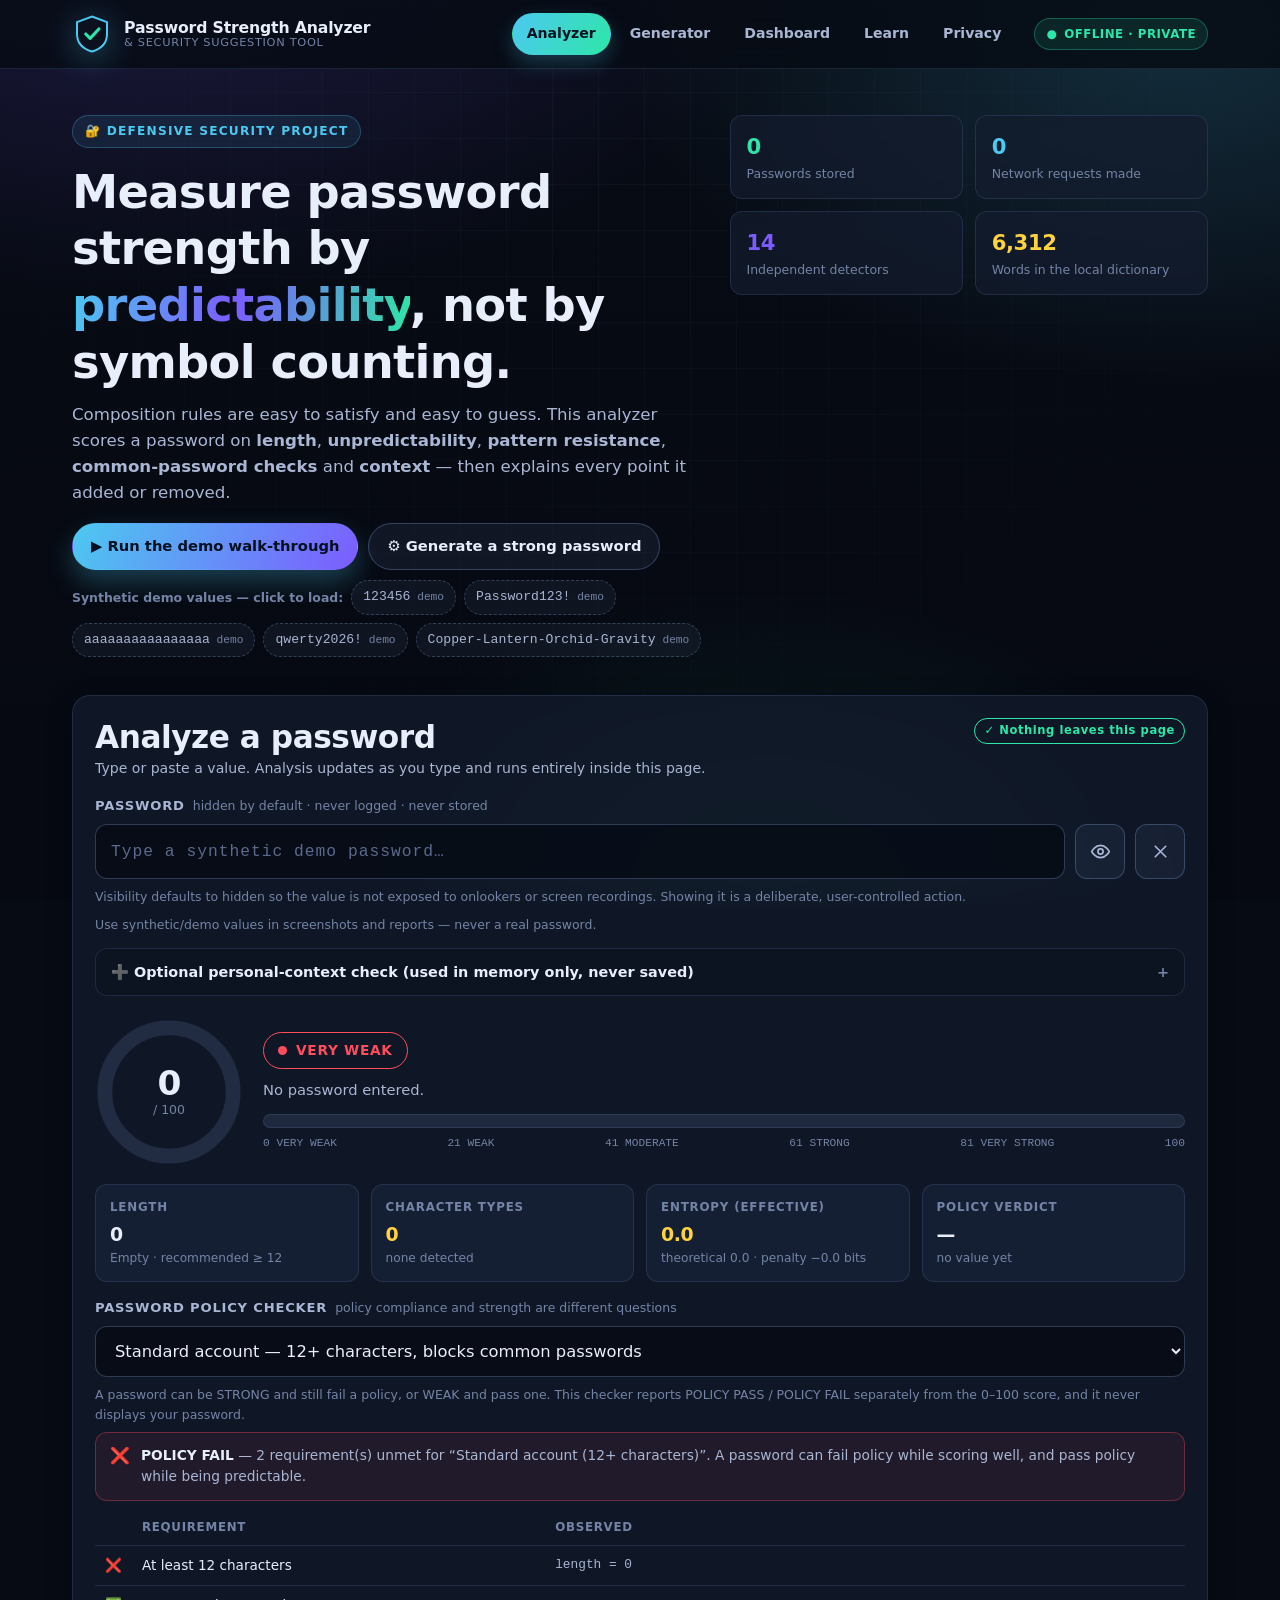
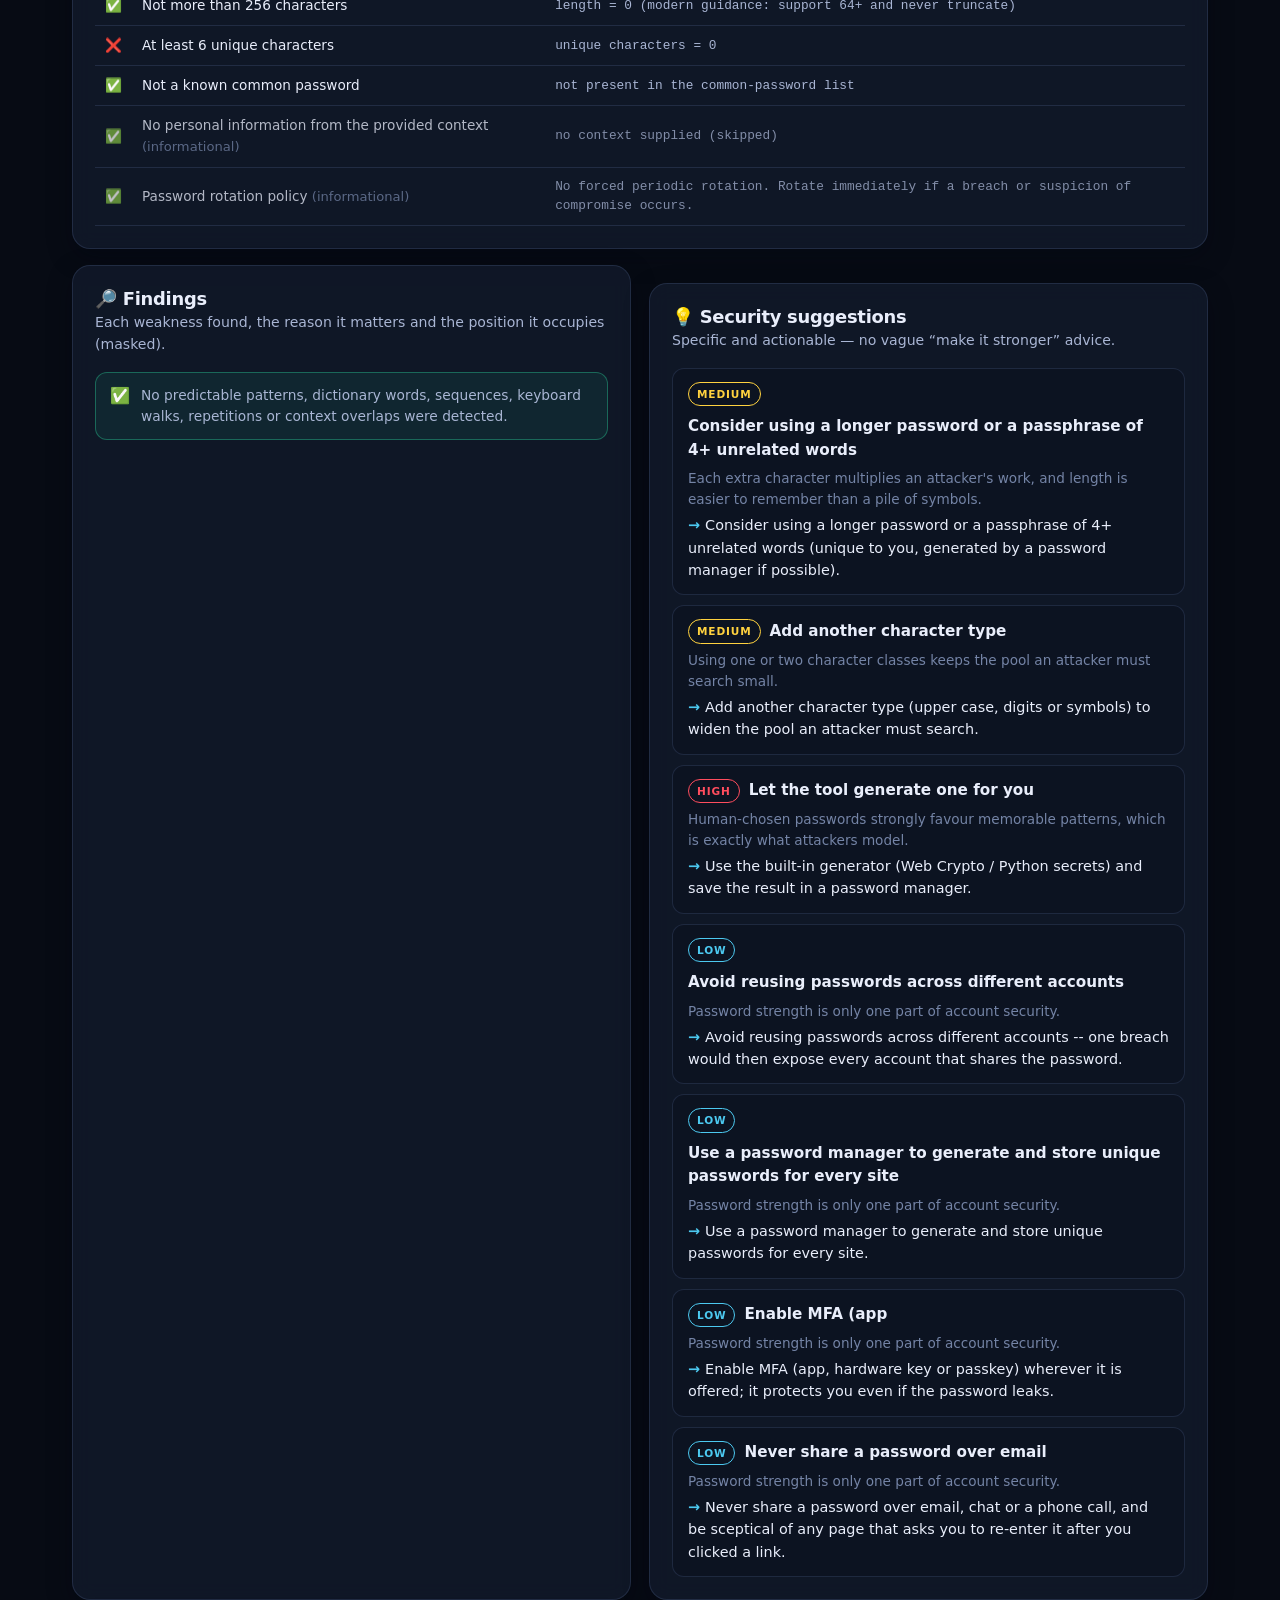
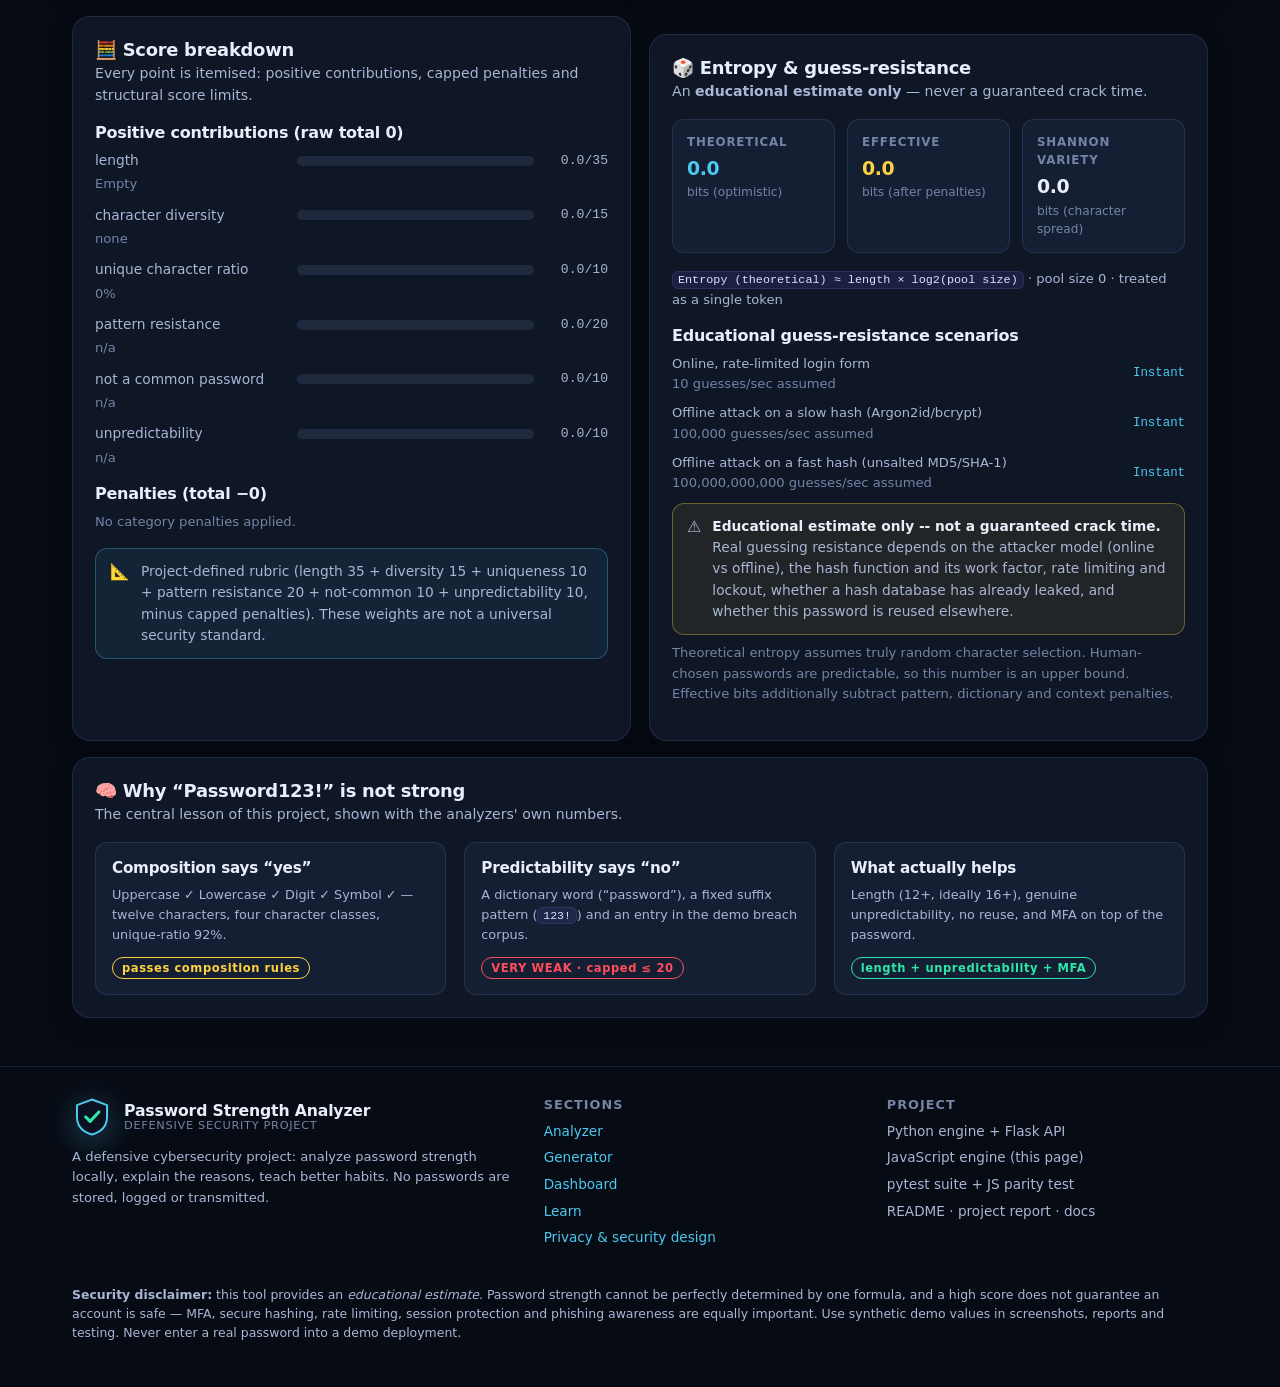
<file: index.html>
<!DOCTYPE html>
<!--
  Password Strength Analyzer & Security Suggestion Tool
  SINGLE-FILE BUILD - generated by scripts/build_standalone.py
  Do not edit this file directly: edit frontend/ and rebuild.
  Works offline and makes zero network requests.
-->

<html lang="en">
<head>
<meta charset="utf-8" />
<meta name="viewport" content="width=device-width, initial-scale=1" />
<title>Password Strength Analyzer &amp; Security Suggestion Tool</title>
<meta name="description" content="Privacy-first password strength analyzer: score, pattern detection, common-password checks, entropy concepts, policy checker, secure generator and security advice. Runs entirely in your browser -- no password is ever stored, logged or transmitted." />
<meta name="color-scheme" content="dark" />
<meta name="theme-color" content="#070b14" />
<link rel="icon" href="data:image/svg+xml,%3Csvg xmlns='http://www.w3.org/2000/svg' viewBox='0 0 64 64'%3E%3Cpath d='M32 4l24 9v19c0 15-10 24-24 28C18 56 8 47 8 32V13z' fill='%230b111f' stroke='%234cc9f0' stroke-width='4'/%3E%3Cpath d='M22 32l7 7 14-15' stroke='%232ee6a8' stroke-width='6' fill='none' stroke-linecap='round' stroke-linejoin='round'/%3E%3C/svg%3E" />
<style>
/* ==== inlined from frontend/css/styles.css ==== */
/* ==========================================================================
   Password Strength Analyzer & Security Suggestion Tool
   frontend/css/styles.css
   --------------------------------------------------------------------------
   Design system: dark "security console" theme.
   * No external fonts, no CDN, no network requests whatsoever -- the whole UI
     is self-contained so it can be served from GitHub Pages or opened as a
     single local file.
   * Colour is never the only signal: every score/severity also carries a text
     label and an icon, so the interface stays usable for colour-blind users.
   ========================================================================== */

/* ---------- 1. Design tokens ---------- */
:root {
  --bg: #070b14;
  --bg-soft: #0b111f;
  --panel: rgba(20, 28, 46, 0.72);
  --panel-solid: #111a2c;
  --panel-2: rgba(28, 38, 60, 0.6);
  --border: rgba(126, 158, 214, 0.16);
  --border-strong: rgba(126, 158, 214, 0.32);

  --text: #e9eefb;
  --text-dim: #a9b6d4;
  --text-faint: #7484a6;

  --accent: #4cc9f0;
  --accent-2: #7c5cff;
  --accent-3: #2ee6a8;

  --very-weak: #ff4d5e;
  --weak: #ff9147;
  --moderate: #ffd23f;
  --strong: #4cd97b;
  --very-strong: #2ee6a8;

  --ok: #2ee6a8;
  --warn: #ffd23f;
  --bad: #ff4d5e;
  --info: #4cc9f0;

  --radius: 18px;
  --radius-sm: 12px;
  --radius-xs: 9px;
  --shadow: 0 18px 44px rgba(2, 6, 18, 0.55);
  --shadow-soft: 0 8px 24px rgba(2, 6, 18, 0.35);
  --font: ui-sans-serif, system-ui, -apple-system, "Segoe UI", Roboto, "Helvetica Neue",
          Arial, "Noto Sans", "Liberation Sans", sans-serif;
  --mono: ui-monospace, SFMono-Regular, "SF Mono", Menlo, Consolas, "Liberation Mono", monospace;
  --maxw: 1180px;
}

/* ---------- 2. Reset & base ---------- */
*, *::before, *::after { box-sizing: border-box; }

html { scroll-behavior: smooth; }

body {
  margin: 0;
  font-family: var(--font);
  color: var(--text);
  background: var(--bg);
  line-height: 1.55;
  -webkit-font-smoothing: antialiased;
  overflow-x: hidden;
}

/* Layered background: radial glows + a faint technical grid + noise-free. */
body::before {
  content: "";
  position: fixed;
  inset: 0;
  z-index: -2;
  background:
    radial-gradient(1100px 620px at 12% -8%, rgba(124, 92, 255, 0.20), transparent 60%),
    radial-gradient(900px 560px at 92% 4%, rgba(76, 201, 240, 0.18), transparent 62%),
    radial-gradient(760px 520px at 60% 100%, rgba(46, 230, 168, 0.10), transparent 60%),
    linear-gradient(180deg, #070b14 0%, #060911 100%);
}
body::after {
  content: "";
  position: fixed;
  inset: 0;
  z-index: -1;
  background-image:
    linear-gradient(rgba(126, 158, 214, 0.055) 1px, transparent 1px),
    linear-gradient(90deg, rgba(126, 158, 214, 0.055) 1px, transparent 1px);
  background-size: 46px 46px, 46px 46px;
  mask-image: radial-gradient(circle at 50% 22%, #000 0%, transparent 78%);
}

a { color: var(--accent); text-decoration: none; }
a:hover { text-decoration: underline; }

h1, h2, h3, h4 { line-height: 1.22; margin: 0 0 0.5rem; letter-spacing: -0.015em; }
h1 { font-size: clamp(1.85rem, 4.2vw, 2.9rem); }
h2 { font-size: clamp(1.35rem, 2.6vw, 1.95rem); }
h3 { font-size: 1.12rem; }
p { margin: 0 0 0.85rem; color: var(--text-dim); }
ul, ol { margin: 0 0 0.9rem; padding-left: 1.15rem; color: var(--text-dim); }
li { margin-bottom: 0.35rem; }
code, kbd, .mono { font-family: var(--mono); font-size: 0.9em; }
code {
  background: rgba(124, 92, 255, 0.12);
  border: 1px solid var(--border);
  padding: 0.08em 0.42em;
  border-radius: 6px;
  color: #d9e2ff;
}
:focus-visible { outline: 2px solid var(--accent); outline-offset: 2px; border-radius: 6px; }

.wrap { width: 100%; max-width: var(--maxw); margin: 0 auto; padding: 0 22px; }
.sr-only {
  position: absolute; width: 1px; height: 1px; padding: 0; margin: -1px;
  overflow: hidden; clip: rect(0 0 0 0); white-space: nowrap; border: 0;
}
.skip-link {
  position: absolute; left: 12px; top: -60px; z-index: 100;
  background: var(--panel-solid); color: var(--text); padding: 10px 14px;
  border-radius: var(--radius-xs); border: 1px solid var(--border-strong);
  transition: top 0.2s ease;
}
.skip-link:focus { top: 12px; }

/* ---------- 3. Header ---------- */
.site-header {
  position: sticky;
  top: 0;
  z-index: 40;
  backdrop-filter: blur(14px);
  background: rgba(7, 11, 20, 0.82);
  border-bottom: 1px solid var(--border);
}
.header-inner {
  display: flex; align-items: center; gap: 18px;
  min-height: 68px; padding-top: 8px; padding-bottom: 8px;
}
.brand { display: flex; align-items: center; gap: 12px; text-decoration: none; color: inherit; }
.brand:hover { text-decoration: none; }
.brand-mark {
  width: 40px; height: 40px; flex: none;
  filter: drop-shadow(0 6px 16px rgba(76, 201, 240, 0.35));
}
.brand-text { display: flex; flex-direction: column; line-height: 1.12; }
.brand-title { font-weight: 700; font-size: 0.98rem; letter-spacing: -0.01em; }
.brand-sub { font-size: 0.71rem; color: var(--text-faint); letter-spacing: 0.06em; text-transform: uppercase; }

.site-nav { margin-left: auto; display: flex; align-items: center; gap: 4px; }
.nav-btn {
  appearance: none; border: 1px solid transparent; background: transparent;
  color: var(--text-dim); font: inherit; font-size: 0.88rem; font-weight: 600;
  padding: 9px 14px; border-radius: 999px; cursor: pointer;
  transition: background 0.18s ease, color 0.18s ease, border-color 0.18s ease;
}
.nav-btn:hover { color: var(--text); background: rgba(126, 158, 214, 0.1); }
.nav-btn[aria-selected="true"] {
  color: #04121f;
  background: linear-gradient(120deg, var(--accent), var(--accent-3));
  border-color: transparent;
  box-shadow: 0 8px 20px rgba(76, 201, 240, 0.25);
}
.header-badge {
  display: inline-flex; align-items: center; gap: 7px;
  font-size: 0.74rem; font-weight: 700; letter-spacing: 0.04em; text-transform: uppercase;
  color: var(--ok);
  background: rgba(46, 230, 168, 0.10);
  border: 1px solid rgba(46, 230, 168, 0.3);
  padding: 6px 11px; border-radius: 999px; white-space: nowrap;
}
@media (max-width: 900px) {
  .header-inner { flex-wrap: wrap; }
  .site-nav { order: 3; width: 100%; overflow-x: auto; margin-left: 0; padding-bottom: 4px; }
  .header-badge { margin-left: auto; }
}

/* ---------- 4. Hero ---------- */
.hero { padding: 46px 0 12px; }
.hero-grid { display: grid; gap: 28px; grid-template-columns: 1.25fr 0.95fr; align-items: start; }
@media (max-width: 980px) { .hero-grid { grid-template-columns: 1fr; } }
.eyebrow {
  display: inline-flex; align-items: center; gap: 8px;
  font-size: 0.76rem; font-weight: 700; letter-spacing: 0.1em; text-transform: uppercase;
  color: var(--accent);
  background: rgba(76, 201, 240, 0.09);
  border: 1px solid rgba(76, 201, 240, 0.28);
  padding: 6px 12px; border-radius: 999px; margin-bottom: 16px;
}
.hero h1 { margin-bottom: 12px; }
.hero h1 .grad {
  background: linear-gradient(100deg, var(--accent) 0%, var(--accent-2) 48%, var(--accent-3) 100%);
  -webkit-background-clip: text; background-clip: text; color: transparent;
}
.hero-lead { font-size: 1.04rem; max-width: 62ch; }
.hero-actions { display: flex; flex-wrap: wrap; gap: 10px; margin: 18px 0 8px; }
.chip-row { display: flex; flex-wrap: wrap; gap: 8px; align-items: center; margin-top: 10px; }
.chip-label { font-size: 0.78rem; color: var(--text-faint); font-weight: 600; }
.chip {
  appearance: none; cursor: pointer; font: inherit; font-size: 0.82rem;
  font-family: var(--mono);
  color: var(--text-dim); background: rgba(126, 158, 214, 0.08);
  border: 1px dashed var(--border-strong); padding: 6px 11px; border-radius: 999px;
  transition: all 0.16s ease;
}
.chip:hover { color: var(--text); border-style: solid; border-color: var(--accent); background: rgba(76, 201, 240, 0.12); }
.chip.demo::after { content: " demo"; color: var(--text-faint); font-size: 0.7rem; }

.tag-list { display: flex; flex-wrap: wrap; gap: 8px; margin-top: 18px; }
.tag {
  font-size: 0.76rem; font-weight: 600; color: var(--text-dim);
  background: rgba(126, 158, 214, 0.08); border: 1px solid var(--border);
  padding: 5px 10px; border-radius: 999px;
}

.stat-grid { display: grid; grid-template-columns: repeat(2, 1fr); gap: 12px; }
.stat {
  background: var(--panel); border: 1px solid var(--border);
  border-radius: var(--radius-sm); padding: 15px 16px; backdrop-filter: blur(8px);
}
.stat-value { font-size: 1.32rem; font-weight: 700; letter-spacing: -0.02em; }
.stat-label { font-size: 0.78rem; color: var(--text-faint); }
.stat--ok .stat-value { color: var(--ok); }
.stat--info .stat-value { color: var(--accent); }
.stat--accent .stat-value { color: var(--accent-2); }
.stat--warn .stat-value { color: var(--warn); }

/* ---------- 5. Buttons ---------- */
.btn {
  appearance: none; cursor: pointer; font: inherit; font-weight: 650; font-size: 0.92rem;
  display: inline-flex; align-items: center; justify-content: center; gap: 9px;
  padding: 11px 18px; border-radius: 999px; border: 1px solid var(--border-strong);
  background: rgba(126, 158, 214, 0.09); color: var(--text);
  transition: transform 0.14s ease, background 0.18s ease, border-color 0.18s ease, box-shadow 0.18s ease;
}
.btn:hover { background: rgba(126, 158, 214, 0.16); transform: translateY(-1px); }
.btn:active { transform: translateY(0); }
.btn--primary {
  background: linear-gradient(120deg, var(--accent), var(--accent-2));
  border-color: transparent; color: #041020;
  box-shadow: 0 12px 26px rgba(76, 201, 240, 0.28);
}
.btn--primary:hover { background: linear-gradient(120deg, #5fd4f5, #8a6bff); }
.btn--ghost { background: transparent; border-color: var(--border); color: var(--text-dim); }
.btn--ghost:hover { color: var(--text); }
.btn--sm { padding: 8px 13px; font-size: 0.82rem; }
.btn--block { width: 100%; }
.btn[disabled] { opacity: 0.5; cursor: not-allowed; transform: none; }

/* ---------- 6. Panels & cards ---------- */
.panel {
  background: var(--panel);
  border: 1px solid var(--border);
  border-radius: var(--radius);
  padding: 22px;
  backdrop-filter: blur(10px);
  box-shadow: var(--shadow-soft);
}
.panel + .panel { margin-top: 18px; }
.panel-head { display: flex; align-items: flex-start; gap: 14px; margin-bottom: 16px; }
.panel-head h2, .panel-head h3 { margin-bottom: 2px; }
.panel-head p { margin: 0; font-size: 0.88rem; }
.panel-head .spacer { margin-left: auto; }

.grid-2 { display: grid; grid-template-columns: 1fr 1fr; gap: 18px; }
.grid-3 { display: grid; grid-template-columns: repeat(3, 1fr); gap: 18px; }
.grid-4 { display: grid; grid-template-columns: repeat(4, 1fr); gap: 14px; }
@media (max-width: 900px) { .grid-2, .grid-3, .grid-4 { grid-template-columns: 1fr; } }

.notice {
  display: flex; gap: 11px; align-items: flex-start;
  border-radius: var(--radius-sm); padding: 12px 14px; font-size: 0.86rem;
  border: 1px solid var(--border); background: rgba(126, 158, 214, 0.07);
  color: var(--text-dim);
}
.notice--ok { border-color: rgba(46, 230, 168, 0.34); background: rgba(46, 230, 168, 0.08); }
.notice--warn { border-color: rgba(255, 210, 63, 0.34); background: rgba(255, 210, 63, 0.08); }
.notice--bad { border-color: rgba(255, 77, 94, 0.34); background: rgba(255, 77, 94, 0.08); }
.notice--info { border-color: rgba(76, 201, 240, 0.3); background: rgba(76, 201, 240, 0.08); }
.notice strong { color: var(--text); }
.notice > span:first-child { flex: none; font-size: 1rem; line-height: 1.4; }
.notice p:last-child { margin-bottom: 0; }

/* ---------- 7. Analyzer: input ---------- */
.field { margin-bottom: 14px; }
.field-label {
  display: flex; align-items: center; gap: 8px;
  font-size: 0.82rem; font-weight: 700; color: var(--text-dim);
  text-transform: uppercase; letter-spacing: 0.06em; margin-bottom: 8px;
}
.field-hint { font-size: 0.78rem; color: var(--text-faint); font-weight: 500; text-transform: none; letter-spacing: 0; }
.pw-row { display: flex; gap: 10px; align-items: stretch; }
.pw-input-wrap { position: relative; flex: 1; }
input[type="text"], input[type="password"], input[type="number"], select {
  width: 100%; font: inherit; font-size: 1.02rem;
  color: var(--text); background: rgba(6, 10, 19, 0.72);
  border: 1px solid var(--border-strong); border-radius: var(--radius-sm);
  padding: 14px 15px; transition: border-color 0.18s ease, box-shadow 0.18s ease;
}
input[type="password"] { font-family: var(--mono); letter-spacing: 0.06em; }
input::placeholder { color: #5b6a8c; }
input:focus, select:focus { border-color: var(--accent); box-shadow: 0 0 0 4px rgba(76, 201, 240, 0.14); outline: none; }
input[type="number"] { font-size: 0.95rem; padding: 10px 12px; }
.icon-btn {
  appearance: none; cursor: pointer; flex: none;
  width: 50px; border-radius: var(--radius-sm);
  border: 1px solid var(--border-strong); background: rgba(126, 158, 214, 0.08);
  color: var(--text-dim); display: grid; place-items: center;
  transition: all 0.16s ease;
}
.icon-btn:hover { color: var(--text); border-color: var(--accent); background: rgba(76, 201, 240, 0.12); }
.icon-btn svg { width: 21px; height: 21px; }
.reveal-note { font-size: 0.78rem; color: var(--text-faint); margin: 8px 0 0; }

.context-grid { display: grid; grid-template-columns: repeat(3, 1fr); gap: 12px; }
@media (max-width: 760px) { .context-grid { grid-template-columns: 1fr; } }
details.disclosure {
  border: 1px solid var(--border); border-radius: var(--radius-sm);
  background: rgba(11, 17, 31, 0.5); padding: 0; margin-top: 6px;
}
details.disclosure > summary {
  cursor: pointer; padding: 12px 15px; font-weight: 650; font-size: 0.9rem;
  display: flex; align-items: center; gap: 9px; list-style: none;
}
details.disclosure > summary::-webkit-details-marker { display: none; }
details.disclosure > summary::after {
  content: "+"; margin-left: auto; color: var(--text-faint); font-weight: 700;
}
details.disclosure[open] > summary::after { content: "–"; }
details.disclosure > .disclosure-body { padding: 0 15px 15px; }

/* ---------- 8. Strength meter ---------- */
.meter-top { display: flex; align-items: center; gap: 20px; flex-wrap: wrap; }
.gauge { position: relative; width: 148px; height: 148px; flex: none; }
.gauge svg { transform: rotate(-90deg); }
.gauge-track { fill: none; stroke: rgba(126, 158, 214, 0.16); stroke-width: 12; }
.gauge-value { fill: none; stroke-width: 12; stroke-linecap: round; transition: stroke-dashoffset 0.55s cubic-bezier(.22,.8,.3,1), stroke 0.4s ease; }
.gauge-center {
  position: absolute; inset: 0; display: grid; place-content: center; text-align: center;
}
.gauge-score { font-size: 2.15rem; font-weight: 750; letter-spacing: -0.03em; line-height: 1; }
.gauge-max { font-size: 0.78rem; color: var(--text-faint); }
.meter-info { flex: 1; min-width: 250px; }
.classification-pill {
  display: inline-flex; align-items: center; gap: 9px;
  font-weight: 750; letter-spacing: 0.05em; font-size: 0.86rem; text-transform: uppercase;
  padding: 7px 14px; border-radius: 999px; border: 1px solid currentColor;
}
.classification-pill .dot { width: 9px; height: 9px; border-radius: 50%; background: currentColor; }
.classification-summary { margin: 10px 0 12px; font-size: 0.92rem; }
.meter-bar {
  height: 14px; border-radius: 999px; overflow: hidden; position: relative;
  background: rgba(126, 158, 214, 0.14); border: 1px solid var(--border);
}
.meter-fill {
  height: 100%; width: 0%; border-radius: 999px;
  transition: width 0.5s cubic-bezier(.22,.8,.3,1), background 0.4s ease;
  background-image: linear-gradient(90deg, rgba(255,255,255,0) 0%, rgba(255,255,255,0.28) 100%);
}
.meter-ticks { display: flex; justify-content: space-between; margin-top: 7px; font-size: 0.7rem; color: var(--text-faint); font-family: var(--mono); }
.cap-banner { margin-top: 12px; }

/* ---------- 9. Metric tiles ---------- */
.tiles { display: grid; grid-template-columns: repeat(4, 1fr); gap: 12px; margin-top: 18px; }
@media (max-width: 860px) { .tiles { grid-template-columns: repeat(2, 1fr); } }
@media (max-width: 520px) { .tiles { grid-template-columns: 1fr; } }
.tile {
  background: var(--panel-2); border: 1px solid var(--border); border-radius: var(--radius-sm);
  padding: 13px 14px;
}
.tile-label { font-size: 0.74rem; text-transform: uppercase; letter-spacing: 0.07em; color: var(--text-faint); font-weight: 700; }
.tile-value { font-size: 1.18rem; font-weight: 700; margin-top: 3px; letter-spacing: -0.02em; }
.tile-note { font-size: 0.76rem; color: var(--text-faint); }
.tile-value.is-ok { color: var(--ok); }
.tile-value.is-warn { color: var(--warn); }
.tile-value.is-bad { color: var(--bad); }
.tile-value.is-info { color: var(--accent); }

/* ---------- 10. Findings & suggestions ---------- */
.finding {
  display: flex; gap: 12px; align-items: flex-start;
  border: 1px solid var(--border); border-left-width: 3px;
  border-radius: var(--radius-sm); padding: 12px 14px;
  background: rgba(11, 17, 31, 0.55); margin-bottom: 10px;
}
.finding:last-child { margin-bottom: 0; }
.finding--critical { border-left-color: var(--very-weak); }
.finding--high { border-left-color: var(--weak); }
.finding--medium { border-left-color: var(--moderate); }
.finding--low { border-left-color: var(--accent); }
.finding--info { border-left-color: var(--text-faint); }
.finding-icon { flex: none; font-size: 1.05rem; line-height: 1.35; }
.finding-body { flex: 1; min-width: 0; }
.finding-title { font-weight: 680; font-size: 0.95rem; display: flex; align-items: center; gap: 9px; flex-wrap: wrap; }
.finding-desc { font-size: 0.87rem; color: var(--text-dim); margin: 4px 0 0; }
.sev {
  font-size: 0.66rem; font-weight: 800; letter-spacing: 0.08em; text-transform: uppercase;
  padding: 3px 8px; border-radius: 999px; border: 1px solid currentColor;
}
.sev--critical { color: var(--very-weak); }
.sev--high { color: var(--weak); }
.sev--medium { color: var(--moderate); }
.sev--low { color: var(--accent); }
.sev--info { color: var(--text-faint); }
.masked {
  font-family: var(--mono); letter-spacing: 0.14em; color: var(--text-faint);
  background: rgba(126, 158, 214, 0.08); border: 1px dashed var(--border-strong);
  border-radius: 6px; padding: 1px 7px;
}
.suggestion {
  border: 1px solid var(--border); border-radius: var(--radius-sm);
  padding: 13px 15px; background: rgba(11, 17, 31, 0.55); margin-bottom: 10px;
}
.suggestion:last-child { margin-bottom: 0; }
.suggestion-head { display: flex; align-items: center; gap: 9px; flex-wrap: wrap; }
.suggestion-title { font-weight: 680; font-size: 0.95rem; }
.prio {
  font-size: 0.66rem; font-weight: 800; letter-spacing: 0.08em; text-transform: uppercase;
  padding: 3px 8px; border-radius: 999px; border: 1px solid currentColor;
}
.prio--high { color: var(--very-weak); }
.prio--medium { color: var(--moderate); }
.prio--low { color: var(--accent); }
.suggestion-risk { font-size: 0.85rem; color: var(--text-faint); margin: 6px 0 4px; }
.suggestion-action { font-size: 0.9rem; color: var(--text); margin: 0; }
.suggestion-action::before { content: "→ "; color: var(--accent); font-weight: 700; }

/* ---------- 11. Breakdown & charts ---------- */
.bar-row { display: grid; grid-template-columns: 190px 1fr 62px; gap: 12px; align-items: center; margin-bottom: 9px; font-size: 0.86rem; }
@media (max-width: 620px) { .bar-row { grid-template-columns: 1fr; gap: 4px; } }
.bar-track { height: 10px; border-radius: 999px; background: rgba(126, 158, 214, 0.14); overflow: hidden; }
.bar-fill { height: 100%; border-radius: 999px; background: linear-gradient(90deg, var(--accent), var(--accent-3)); transition: width 0.5s ease; }
.bar-fill--penalty { background: linear-gradient(90deg, var(--weak), var(--very-weak)); }
.bar-value { text-align: right; font-family: var(--mono); font-size: 0.82rem; color: var(--text-dim); }
.chart-card { background: var(--panel-2); border: 1px solid var(--border); border-radius: var(--radius-sm); padding: 16px; }
.chart-card h3 { font-size: 0.95rem; }
.chart-card p { font-size: 0.8rem; }
.chart-svg { width: 100%; height: auto; display: block; overflow: visible; }
.chart-legend { display: flex; flex-wrap: wrap; gap: 12px; margin-top: 10px; font-size: 0.78rem; color: var(--text-dim); }
.chart-legend span { display: inline-flex; align-items: center; gap: 6px; }
.swatch { width: 10px; height: 10px; border-radius: 3px; display: inline-block; }

.kpi-row { display: grid; grid-template-columns: repeat(4, 1fr); gap: 12px; margin-bottom: 18px; }
@media (max-width: 900px) { .kpi-row { grid-template-columns: repeat(2, 1fr); } }
.kpi { background: var(--panel-2); border: 1px solid var(--border); border-radius: var(--radius-sm); padding: 15px; }
.kpi-value { font-size: 1.7rem; font-weight: 750; letter-spacing: -0.03em; }
.kpi-label { font-size: 0.78rem; color: var(--text-faint); }

table.data { width: 100%; border-collapse: collapse; font-size: 0.85rem; }
table.data th, table.data td { text-align: left; padding: 9px 10px; border-bottom: 1px solid var(--border); }
table.data th { font-size: 0.74rem; text-transform: uppercase; letter-spacing: 0.06em; color: var(--text-faint); }
table.data td.mono { font-family: var(--mono); font-size: 0.8rem; color: var(--text-dim); }
.table-scroll { overflow-x: auto; }

/* ---------- 12. Generator ---------- */
.gen-output {
  font-family: var(--mono); font-size: 1.06rem; word-break: break-all;
  background: rgba(6, 10, 19, 0.75); border: 1px solid var(--border-strong);
  border-radius: var(--radius-sm); padding: 16px; min-height: 60px;
  display: flex; align-items: center; color: #d7f5ff;
}
.gen-output.empty { color: var(--text-faint); font-family: var(--font); font-size: 0.9rem; }
.toggle-row { display: flex; align-items: center; justify-content: space-between; gap: 14px; padding: 10px 0; border-bottom: 1px solid var(--border); }
.toggle-row:last-of-type { border-bottom: none; }
.toggle-row label { font-size: 0.9rem; color: var(--text-dim); font-weight: 600; }
.switch { position: relative; width: 46px; height: 26px; flex: none; }
.switch input { position: absolute; opacity: 0; width: 100%; height: 100%; margin: 0; cursor: pointer; }
.switch-track {
  position: absolute; inset: 0; border-radius: 999px;
  background: rgba(126, 158, 214, 0.22); border: 1px solid var(--border-strong);
  transition: background 0.2s ease, border-color 0.2s ease;
}
.switch-thumb {
  position: absolute; top: 3px; left: 3px; width: 18px; height: 18px; border-radius: 50%;
  background: #cfd9f2; transition: transform 0.2s ease, background 0.2s ease;
}
.switch input:checked + .switch-track { background: rgba(76, 201, 240, 0.36); border-color: var(--accent); }
.switch input:checked + .switch-track .switch-thumb { transform: translateX(20px); background: var(--accent); }
.switch input:focus-visible + .switch-track { outline: 2px solid var(--accent); outline-offset: 2px; }

.seg { display: inline-flex; padding: 4px; gap: 4px; background: rgba(126, 158, 214, 0.1); border: 1px solid var(--border); border-radius: 999px; }
.seg button {
  appearance: none; border: none; background: transparent; font: inherit; font-size: 0.84rem;
  font-weight: 650; color: var(--text-dim); padding: 7px 15px; border-radius: 999px; cursor: pointer;
  transition: all 0.16s ease;
}
.seg button[aria-pressed="true"] { background: linear-gradient(120deg, var(--accent), var(--accent-2)); color: #04121f; }
input[type="range"] { width: 100%; accent-color: var(--accent); }

/* ---------- 13. Learn / education ---------- */
.rule-grid { display: grid; grid-template-columns: repeat(2, 1fr); gap: 14px; }
@media (max-width: 760px) { .rule-grid { grid-template-columns: 1fr; } }
.rule {
  display: flex; gap: 13px; border: 1px solid var(--border); border-radius: var(--radius-sm);
  padding: 14px; background: rgba(11, 17, 31, 0.5);
}
.rule-num {
  flex: none; width: 30px; height: 30px; border-radius: 9px; display: grid; place-items: center;
  font-weight: 750; font-size: 0.86rem;
  background: rgba(76, 201, 240, 0.14); color: var(--accent); border: 1px solid rgba(76, 201, 240, 0.3);
}
.rule h4 { margin: 0 0 3px; font-size: 0.94rem; }
.rule p { margin: 0; font-size: 0.85rem; }
.qa { border: 1px solid var(--border); border-radius: var(--radius-sm); background: rgba(11, 17, 31, 0.5); margin-bottom: 10px; }
.qa > summary { cursor: pointer; padding: 13px 16px; font-weight: 650; font-size: 0.93rem; }
.qa > div { padding: 0 16px 15px; font-size: 0.89rem; color: var(--text-dim); }
.qa > div p:last-child { margin-bottom: 0; }

.hash-step { border: 1px solid var(--border); border-radius: var(--radius-sm); padding: 13px 15px; background: rgba(6, 10, 19, 0.5); margin-bottom: 10px; }
.hash-step .label { font-size: 0.74rem; text-transform: uppercase; letter-spacing: 0.07em; color: var(--text-faint); font-weight: 700; }
.hash-value { font-family: var(--mono); font-size: 0.79rem; word-break: break-all; color: #cfe6ff; }
.flow { display: flex; flex-wrap: wrap; align-items: center; gap: 8px; font-size: 0.82rem; color: var(--text-dim); }
.flow-step { border: 1px solid var(--border); border-radius: 999px; padding: 6px 12px; background: rgba(126, 158, 214, 0.08); }
.flow-arrow { color: var(--text-faint); }

/* ---------- 14. Footer ---------- */
.site-footer { margin-top: 48px; padding: 30px 0 44px; border-top: 1px solid var(--border); }
.footer-grid { display: grid; grid-template-columns: 1.4fr 1fr 1fr; gap: 22px; }
@media (max-width: 860px) { .footer-grid { grid-template-columns: 1fr; } }
.footer-grid h4 { font-size: 0.8rem; text-transform: uppercase; letter-spacing: 0.08em; color: var(--text-faint); }
.footer-grid ul { list-style: none; padding: 0; }
.footer-grid li { font-size: 0.85rem; }
.footer-note { margin-top: 22px; font-size: 0.78rem; color: var(--text-faint); }

/* ---------- 15. Utilities & motion ---------- */
.flex { display: flex; }
.items-center { align-items: center; }
.gap-8 { gap: 8px; }
.gap-12 { gap: 12px; }
.mt-0 { margin-top: 0; }
.mt-8 { margin-top: 8px; }
.mt-16 { margin-top: 16px; }
.mt-24 { margin-top: 24px; }
.mb-0 { margin-bottom: 0; }
.mb-8 { margin-bottom: 8px; }
.text-dim { color: var(--text-dim); }
.text-faint { color: var(--text-faint); }
.small { font-size: 0.82rem; }
.tab-panel { display: none; animation: fade 0.28s ease; }
.tab-panel.is-active { display: block; }
@keyframes fade { from { opacity: 0; transform: translateY(6px); } to { opacity: 1; transform: none; } }
@media (prefers-reduced-motion: reduce) {
  *, *::before, *::after { animation-duration: 0.001ms !important; transition-duration: 0.001ms !important; scroll-behavior: auto !important; }
}
.spin { animation: spin 0.9s linear infinite; }
@keyframes spin { to { transform: rotate(360deg); } }
.badge-inline {
  font-size: 0.72rem; font-weight: 700; letter-spacing: 0.05em;
  padding: 3px 9px; border-radius: 999px; border: 1px solid currentColor;
}
.badge-inline--ok { color: var(--ok); }
.badge-inline--info { color: var(--accent); }
.badge-inline--warn { color: var(--warn); }
.badge-inline--bad { color: var(--bad); }

</style>
</head>
<body>
<a class="skip-link" href="#main">Skip to analyzer</a>

<!-- ================= HEADER ================= -->
<header class="site-header">
  <div class="wrap header-inner">
    <a class="brand" href="#analyzer" aria-label="Password Strength Analyzer home">
      <svg class="brand-mark" viewBox="0 0 64 64" role="img" aria-hidden="true">
        <path d="M32 4l24 9v19c0 15-10 24-24 28C18 56 8 47 8 32V13z" fill="#0b111f" stroke="#4cc9f0" stroke-width="3.2"/>
        <path d="M22 32l7 7 14-15" stroke="#2ee6a8" stroke-width="5" fill="none" stroke-linecap="round" stroke-linejoin="round"/>
      </svg>
      <span class="brand-text">
        <span class="brand-title">Password Strength Analyzer</span>
        <span class="brand-sub">&amp; security suggestion tool</span>
      </span>
    </a>

    <nav class="site-nav" role="tablist" aria-label="Sections">
      <button class="nav-btn" role="tab" id="tab-analyzer" aria-controls="panel-analyzer" aria-selected="true" data-tab="analyzer">Analyzer</button>
      <button class="nav-btn" role="tab" id="tab-generator" aria-controls="panel-generator" aria-selected="false" data-tab="generator">Generator</button>
      <button class="nav-btn" role="tab" id="tab-dashboard" aria-controls="panel-dashboard" aria-selected="false" data-tab="dashboard">Dashboard</button>
      <button class="nav-btn" role="tab" id="tab-learn" aria-controls="panel-learn" aria-selected="false" data-tab="learn">Learn</button>
      <button class="nav-btn" role="tab" id="tab-privacy" aria-controls="panel-privacy" aria-selected="false" data-tab="privacy">Privacy</button>
    </nav>

    <span class="header-badge" id="engine-badge" title="All analysis happens in this page. No network request is made.">
      <span aria-hidden="true">●</span> Offline · private
    </span>
  </div>
</header>

<main id="main" class="wrap">

  <!-- ================= ANALYZER ================= -->
  <section class="tab-panel is-active" id="panel-analyzer" role="tabpanel" aria-labelledby="tab-analyzer">

    <div class="hero">
      <div class="hero-grid">
        <div>
          <span class="eyebrow" aria-hidden="true">🔐 Defensive security project</span>
          <h1>Measure password strength by <span class="grad">predictability</span>, not by symbol counting.</h1>
          <p class="hero-lead">
            Composition rules are easy to satisfy and easy to guess. This analyzer scores a password on
            <strong>length</strong>, <strong>unpredictability</strong>, <strong>pattern resistance</strong>,
            <strong>common-password checks</strong> and <strong>context</strong> — then explains every point it
            added or removed.
          </p>
          <div class="hero-actions">
            <button class="btn btn--primary" id="run-demo" type="button">▶ Run the demo walk-through</button>
            <button class="btn" id="goto-generator" type="button">⚙ Generate a strong password</button>
          </div>
          <div class="chip-row" id="demo-chips">
            <span class="chip-label">Synthetic demo values — click to load:</span>
            <button class="chip demo" type="button" data-demo="123456">123456</button>
            <button class="chip demo" type="button" data-demo="Password123!">Password123!</button>
            <button class="chip demo" type="button" data-demo="aaaaaaaaaaaaaaaa">aaaaaaaaaaaaaaaa</button>
            <button class="chip demo" type="button" data-demo="qwerty2026!">qwerty2026!</button>
            <button class="chip demo" type="button" data-demo="Copper-Lantern-Orchid-Gravity">Copper-Lantern-Orchid-Gravity</button>
          </div>
        </div>

        <div class="stat-grid" aria-label="Project highlights">
          <div class="stat stat--ok">
            <div class="stat-value">0</div>
            <div class="stat-label">Passwords stored</div>
          </div>
          <div class="stat stat--info">
            <div class="stat-value">0</div>
            <div class="stat-label">Network requests made</div>
          </div>
          <div class="stat stat--accent">
            <div class="stat-value" id="stat-detectors">14</div>
            <div class="stat-label">Independent detectors</div>
          </div>
          <div class="stat stat--warn">
            <div class="stat-value" id="stat-words">6,000+</div>
            <div class="stat-label">Words in the local dictionary</div>
          </div>
        </div>
      </div>
    </div>

    <!-- Input + meter -->
    <div class="panel" style="margin-top:26px">
      <div class="panel-head">
        <div>
          <h2>Analyze a password</h2>
          <p>Type or paste a value. Analysis updates as you type and runs entirely inside this page.</p>
        </div>
        <div class="spacer"></div>
        <span class="badge-inline badge-inline--ok" id="privacy-chip">✓ Nothing leaves this page</span>
      </div>

      <div class="field">
        <label class="field-label" for="password-input">
          Password
          <span class="field-hint">hidden by default · never logged · never stored</span>
        </label>
        <div class="pw-row">
          <div class="pw-input-wrap">
            <input id="password-input" type="password" autocomplete="off" autocapitalize="off"
                   spellcheck="false" placeholder="Type a synthetic demo password…"
                   aria-describedby="pw-help pw-privacy-note" />
          </div>
          <button class="icon-btn" id="toggle-visibility" type="button" aria-pressed="false"
                  aria-label="Show password" title="Show / hide password">
            <svg viewBox="0 0 24 24" fill="none" stroke="currentColor" stroke-width="1.9" aria-hidden="true">
              <path d="M2 12s3.6-7 10-7 10 7 10 7-3.6 7-10 7-10-7-10-7z"/><circle cx="12" cy="12" r="3"/>
            </svg>
          </button>
          <button class="icon-btn" id="clear-input" type="button" aria-label="Clear the input" title="Clear">
            <svg viewBox="0 0 24 24" fill="none" stroke="currentColor" stroke-width="1.9" aria-hidden="true">
              <path d="M6 6l12 12M18 6L6 18" stroke-linecap="round"/>
            </svg>
          </button>
        </div>
        <p class="reveal-note" id="pw-help">Visibility defaults to hidden so the value is not exposed to onlookers or screen recordings. Showing it is a deliberate, user-controlled action.</p>
        <p class="reveal-note" id="pw-privacy-note">Use synthetic/demo values in screenshots and reports — never a real password.</p>
      </div>

      <details class="disclosure" id="context-disclosure">
        <summary>➕ Optional personal-context check (used in memory only, never saved)</summary>
        <div class="disclosure-body">
          <p class="small">If you provide context, the analyzer checks whether it appears inside the password (for example a first name hidden behind <code>@</code> or a birth year). The values are used for this analysis only, are never stored, never logged and are not included in the response.</p>
          <div class="context-grid">
            <div class="field mb-0">
              <label class="field-label" for="ctx-first">First name</label>
              <input id="ctx-first" type="text" autocomplete="off" placeholder="e.g. Demo" />
            </div>
            <div class="field mb-0">
              <label class="field-label" for="ctx-year">Birth year</label>
              <input id="ctx-year" type="text" inputmode="numeric" autocomplete="off" placeholder="e.g. 1999" />
            </div>
            <div class="field mb-0">
              <label class="field-label" for="ctx-org">College / company</label>
              <input id="ctx-org" type="text" autocomplete="off" placeholder="e.g. Demo College" />
            </div>
          </div>
        </div>
      </details>

      <!-- Meter -->
      <div class="meter-top" style="margin-top:22px">
        <div class="gauge" role="img" aria-label="Strength score gauge">
          <svg viewBox="0 0 120 120" width="148" height="148" aria-hidden="true">
            <circle class="gauge-track" cx="60" cy="60" r="52"></circle>
            <circle class="gauge-value" id="gauge-arc" cx="60" cy="60" r="52"
                    stroke-dasharray="326.7" stroke-dashoffset="326.7" stroke="#7484a6"></circle>
          </svg>
          <div class="gauge-center">
            <div class="gauge-score" id="score-value" aria-live="polite">0</div>
            <div class="gauge-max">/ 100</div>
          </div>
        </div>

        <div class="meter-info">
          <span class="classification-pill" id="classification-pill" style="color:#7484a6">
            <span class="dot" aria-hidden="true"></span><span id="classification-text">Awaiting input</span>
          </span>
          <p class="classification-summary" id="classification-summary">Type a password to see its score, the reasons behind it and specific fixes.</p>
          <div class="meter-bar" role="progressbar" aria-valuemin="0" aria-valuemax="100" aria-valuenow="0" id="meter-bar">
            <div class="meter-fill" id="meter-fill" style="width:0%"></div>
          </div>
          <div class="meter-ticks" aria-hidden="true">
            <span>0 VERY WEAK</span><span>21 WEAK</span><span>41 MODERATE</span><span>61 STRONG</span><span>81 VERY STRONG</span><span>100</span>
          </div>
          <div id="cap-banner"></div>
        </div>
      </div>

      <!-- Metric tiles -->
      <div class="tiles" id="metric-tiles">
        <div class="tile"><div class="tile-label">Length</div><div class="tile-value" id="tile-length">0</div><div class="tile-note" id="tile-length-note">characters</div></div>
        <div class="tile"><div class="tile-label">Character types</div><div class="tile-value" id="tile-types">0</div><div class="tile-note" id="tile-types-note">of 4 classes</div></div>
        <div class="tile"><div class="tile-label">Entropy (effective)</div><div class="tile-value" id="tile-entropy">0</div><div class="tile-note" id="tile-entropy-note">bits · theoretical 0</div></div>
        <div class="tile"><div class="tile-label">Policy verdict</div><div class="tile-value" id="tile-policy">—</div><div class="tile-note" id="tile-policy-note">separate from score</div></div>
      </div>

      <!-- Policy checker (independent of the strength score) -->
      <div class="mt-16">
        <label class="field-label" for="policy-preset">
          Password policy checker
          <span class="field-hint">policy compliance and strength are different questions</span>
        </label>
        <select id="policy-preset" aria-describedby="policy-help">
          <option value="standard_account">Standard account — 12+ characters, blocks common passwords</option>
          <option value="nist_baseline">NIST-style baseline — length + blocklist, no composition rules</option>
          <option value="enterprise_iam">Enterprise IAM — 16+ characters and strength ≥ 61 enforced</option>
          <option value="passphrase_friendly">Passphrase-friendly — 16+ characters, spaces allowed</option>
          <option value="legacy_bank">Legacy banking-style — mandatory upper/lower/digit/symbol + 90-day rotation (shown as an anti-pattern)</option>
        </select>
        <p class="reveal-note" id="policy-help">A password can be STRONG and still fail a policy, or WEAK and pass one. This checker reports POLICY PASS / POLICY FAIL separately from the 0–100 score, and it never displays your password.</p>
        <div id="policy-panel" class="mt-8"></div>
      </div>
    </div>

    <!-- Results: findings / suggestions / breakdown -->
    <div class="grid-2 mt-16">
      <div class="panel">
        <div class="panel-head">
          <div>
            <h3>🔎 Findings</h3>
            <p>Each weakness found, the reason it matters and the position it occupies (masked).</p>
          </div>
        </div>
        <div id="findings-list" aria-live="polite">
          <div class="notice notice--info"><span aria-hidden="true">ℹ️</span><span>No analysis yet.</span></div>
        </div>
      </div>

      <div class="panel">
        <div class="panel-head">
          <div>
            <h3>💡 Security suggestions</h3>
            <p>Specific and actionable — no vague “make it stronger” advice.</p>
          </div>
        </div>
        <div id="suggestions-list" aria-live="polite">
          <div class="notice notice--info"><span aria-hidden="true">ℹ️</span><span>No suggestions yet.</span></div>
        </div>
      </div>
    </div>

    <div class="grid-2 mt-16">
      <div class="panel">
        <div class="panel-head">
          <div>
            <h3>🧮 Score breakdown</h3>
            <p>Every point is itemised: positive contributions, capped penalties and structural score limits.</p>
          </div>
        </div>
        <div id="breakdown-bars"></div>
        <div id="penalty-bars" class="mt-16"></div>
      </div>

      <div class="panel">
        <div class="panel-head">
          <div>
            <h3>🎲 Entropy &amp; guess-resistance</h3>
            <p>An <strong>educational estimate only</strong> — never a guaranteed crack time.</p>
          </div>
        </div>
        <div id="entropy-panel">
          <div class="notice notice--info"><span aria-hidden="true">ℹ️</span><span>Type a password to estimate entropy.</span></div>
        </div>
      </div>
    </div>

    <div class="panel mt-16">
      <div class="panel-head">
        <div>
          <h3>🧠 Why “Password123!” is not strong</h3>
          <p>The central lesson of this project, shown with the analyzers' own numbers.</p>
        </div>
      </div>
      <div class="grid-3">
        <div class="chart-card">
          <h3>Composition says “yes”</h3>
          <p>Uppercase ✓ Lowercase ✓ Digit ✓ Symbol ✓ — twelve characters, four character classes, unique-ratio 92%.</p>
          <p class="mb-0"><span class="badge-inline badge-inline--warn">passes composition rules</span></p>
        </div>
        <div class="chart-card">
          <h3>Predictability says “no”</h3>
          <p>A dictionary word (“password”), a fixed suffix pattern (<code>123!</code>) and an entry in the demo breach corpus.</p>
          <p class="mb-0"><span class="badge-inline badge-inline--bad">VERY WEAK · capped ≤ 20</span></p>
        </div>
        <div class="chart-card">
          <h3>What actually helps</h3>
          <p>Length (12+, ideally 16+), genuine unpredictability, no reuse, and MFA on top of the password.</p>
          <p class="mb-0"><span class="badge-inline badge-inline--ok">length + unpredictability + MFA</span></p>
        </div>
      </div>
    </div>
  </section>

  <!-- ================= GENERATOR ================= -->
  <section class="tab-panel" id="panel-generator" role="tabpanel" aria-labelledby="tab-generator">
    <div class="hero" style="padding-bottom:0">
      <span class="eyebrow" aria-hidden="true">🎲 Cryptographically secure generation</span>
      <h1>Generate a password you never have to remember</h1>
      <p class="hero-lead">Randomness comes from <code>crypto.getRandomValues()</code> in the browser (the same idea as Python's <code>secrets</code> module, which the backend uses). Generated values are shown once — they are not stored, logged or sent anywhere. Save them in a password manager.</p>
    </div>

    <div class="grid-2 mt-16">
      <div class="panel">
        <div class="panel-head">
          <h3>Generator settings</h3>
          <div class="spacer"></div>
          <div class="seg" role="group" aria-label="Generator mode">
            <button type="button" id="mode-password" aria-pressed="true">Random password</button>
            <button type="button" id="mode-passphrase" aria-pressed="false">Passphrase</button>
          </div>
        </div>

        <div id="password-mode-controls">
          <div class="field">
            <label class="field-label" for="gen-length">Length <span class="field-hint" id="gen-length-label">20 characters</span></label>
            <input type="range" id="gen-length" min="8" max="64" step="1" value="20" />
          </div>
          <div class="flex gap-8" style="flex-wrap:wrap">
            <button class="btn btn--ghost btn--sm" type="button" data-preset="16">16</button>
            <button class="btn btn--ghost btn--sm" type="button" data-preset="20">20</button>
            <button class="btn btn--ghost btn--sm" type="button" data-preset="24">24</button>
            <button class="btn btn--ghost btn--sm" type="button" data-preset="32">32</button>
          </div>
          <div class="mt-16">
            <div class="toggle-row"><label for="gen-upper">Uppercase letters (A–Z)</label><span class="switch"><input type="checkbox" id="gen-upper" checked /><span class="switch-track"><span class="switch-thumb"></span></span></span></div>
            <div class="toggle-row"><label for="gen-lower">Lowercase letters (a–z)</label><span class="switch"><input type="checkbox" id="gen-lower" checked /><span class="switch-track"><span class="switch-thumb"></span></span></span></div>
            <div class="toggle-row"><label for="gen-digits">Digits (0–9)</label><span class="switch"><input type="checkbox" id="gen-digits" checked /><span class="switch-track"><span class="switch-thumb"></span></span></span></div>
            <div class="toggle-row"><label for="gen-symbols">Symbols (!@#$…)</label><span class="switch"><input type="checkbox" id="gen-symbols" checked /><span class="switch-track"><span class="switch-thumb"></span></span></span></div>
            <div class="toggle-row"><label for="gen-ambiguous">Avoid look-alike characters (l I 1 O 0)</label><span class="switch"><input type="checkbox" id="gen-ambiguous" checked /><span class="switch-track"><span class="switch-thumb"></span></span></span></div>
          </div>
        </div>

        <div id="passphrase-mode-controls" hidden>
          <div class="field">
            <label class="field-label" for="gen-words">Words <span class="field-hint" id="gen-words-label">5 words</span></label>
            <input type="range" id="gen-words" min="3" max="8" step="1" value="5" />
          </div>
          <div class="field">
            <label class="field-label" for="gen-separator">Separator</label>
            <select id="gen-separator">
              <option value="-">hyphen ( - )</option>
              <option value=".">dot ( . )</option>
              <option value="_">underscore ( _ )</option>
              <option value=" ">space ( )</option>
            </select>
          </div>
          <div class="notice notice--warn"><span aria-hidden="true">⚠️</span><span>Passphrases only work when the words are <strong>randomly chosen and unique to you</strong>. Never reuse a phrase from an article, a song lyric or this demo.</span></div>
        </div>

        <div class="mt-16 flex gap-12" style="flex-wrap:wrap">
          <button class="btn btn--primary" id="generate-btn" type="button">🎲 Generate</button>
          <button class="btn" id="generate-analyze-btn" type="button">🔎 Generate &amp; analyze locally</button>
        </div>
      </div>

      <div class="panel">
        <div class="panel-head">
          <h3>Generated value</h3>
          <div class="spacer"></div>
          <span class="badge-inline badge-inline--ok">not stored</span>
        </div>
        <div class="gen-output empty" id="gen-output">Nothing generated yet.</div>

        <div class="flex gap-12 mt-16" style="flex-wrap:wrap">
          <button class="btn btn--ghost btn--sm" id="copy-btn" type="button" disabled>📋 Copy to clipboard</button>
          <button class="btn btn--ghost btn--sm" id="clear-gen-btn" type="button">🗑 Clear from view</button>
        </div>
        <p class="small text-faint mt-8">Clipboard note: copying places the value in your operating system clipboard, which other apps may read. Clear it after pasting, and prefer pasting directly into a password manager.</p>

        <div class="tiles" style="grid-template-columns:repeat(3,1fr);margin-top:16px">
          <div class="tile"><div class="tile-label">Entropy</div><div class="tile-value" id="gen-entropy">—</div><div class="tile-note">bits (estimate)</div></div>
          <div class="tile"><div class="tile-label">Pool size</div><div class="tile-value" id="gen-pool">—</div><div class="tile-note">possible characters</div></div>
          <div class="tile"><div class="tile-label">Local score</div><div class="tile-value" id="gen-score">—</div><div class="tile-note">from the analyzer</div></div>
        </div>

        <div class="notice notice--info mt-16"><span aria-hidden="true">ℹ️</span><span><strong>Why <code>secrets</code>/CSPRNG and not a normal random function?</strong> Statistical random generators can be predicted from their previous output. A CSPRNG is designed so that predicting the next value is infeasible even if an attacker knows the algorithm — which is exactly what a password needs.</span></div>
      </div>
    </div>
  </section>

  <!-- ================= DASHBOARD ================= -->
  <section class="tab-panel" id="panel-dashboard" role="tabpanel" aria-labelledby="tab-dashboard">
    <div class="hero" style="padding-bottom:0">
      <span class="eyebrow" aria-hidden="true">📊 Privacy-safe analytics</span>
      <h1>Dashboard: aggregates only, never a password</h1>
      <p class="hero-lead">This dashboard charts <strong>non-secret metadata</strong> from the analyses you run in this browser session: score, classification band, length bucket and weakness categories. The database design behind the Python backend has no password column, no password-hash column and no context column — the dashboard is structurally incapable of revealing a value.</p>
    </div>

    <div class="panel mt-16">
      <div class="panel-head">
        <div>
          <h3>Session statistics</h3>
          <p>Held in memory only. Reload the page and the session history disappears — nothing is persisted to localStorage, sessionStorage or cookies.</p>
        </div>
        <div class="spacer"></div>
        <button class="btn btn--ghost btn--sm" id="load-samples" type="button">Load 12 synthetic samples</button>
        <button class="btn btn--ghost btn--sm" id="reset-analytics" type="button">Reset</button>
      </div>

      <div class="kpi-row">
        <div class="kpi"><div class="kpi-value" id="kpi-total">0</div><div class="kpi-label">Total analyses</div></div>
        <div class="kpi"><div class="kpi-value" id="kpi-average">0</div><div class="kpi-label">Average score</div></div>
        <div class="kpi"><div class="kpi-value" id="kpi-weak-share">0%</div><div class="kpi-label">Weak or worse</div></div>
        <div class="kpi"><div class="kpi-value" id="kpi-top-weakness">—</div><div class="kpi-label">Most common weakness</div></div>
      </div>

      <div class="grid-3">
        <div class="chart-card">
          <h3>1 · Strength distribution</h3>
          <p class="text-faint">Analyses per classification band.</p>
          <div id="chart-distribution"></div>
        </div>
        <div class="chart-card">
          <h3>2 · Score distribution</h3>
          <p class="text-faint">Histogram of scores in 10-point buckets.</p>
          <div id="chart-histogram"></div>
        </div>
        <div class="chart-card">
          <h3>3 · Most common weaknesses</h3>
          <p class="text-faint">Frequency of each weakness category.</p>
          <div id="chart-weakness"></div>
        </div>
      </div>

      <div class="grid-2 mt-16">
        <div class="chart-card">
          <h3>4 · Password length distribution</h3>
          <p class="text-faint">Length only — never the value.</p>
          <div id="chart-length"></div>
        </div>
        <div class="chart-card">
          <h3>5 · Average score by length</h3>
          <p class="text-faint">Shows why length carries so much weight — averaged scores only, never a value.</p>
          <div id="chart-patterns"></div>
        </div>
      </div>

      <div class="mt-16">
        <h3>Recent analyses (metadata rows)</h3>
        <p class="small text-faint">Exactly the columns the SQLite schema stores: id, score, classification, length, weakness count, time. There is no column that could hold a password.</p>
        <div class="table-scroll">
          <table class="data">
            <thead>
              <tr><th>Analysis ID</th><th>Score</th><th>Classification</th><th>Length</th><th>Findings</th><th>Time</th></tr>
            </thead>
            <tbody id="recent-rows">
              <tr><td colspan="6" class="text-faint">No analyses in this session yet.</td></tr>
            </tbody>
          </table>
        </div>
      </div>

      <div class="notice notice--info mt-16"><span aria-hidden="true">ℹ️</span><span><strong>Why is this in-memory only?</strong> Even storing a hash of an arbitrary submitted password creates an unnecessary privacy risk and turns an analytics table into a credential-like artifact. Aggregate counters give the same educational value with none of the exposure. The Python backend persists these same non-secret columns in SQLite when <code>ANALYTICS_ENABLED=1</code>.</span></div>
    </div>
  </section>

  <!-- ================= LEARN ================= -->
  <section class="tab-panel" id="panel-learn" role="tabpanel" aria-labelledby="tab-learn">
    <div class="hero" style="padding-bottom:0">
      <span class="eyebrow" aria-hidden="true">🎓 Security awareness</span>
      <h1>Learn the why behind every score</h1>
      <p class="hero-lead">Ten rules, the entropy idea explained honestly, how production systems store passwords, and how password strength fits into real login security.</p>
    </div>

    <div class="panel mt-16">
      <div class="panel-head"><div><h3>10 password security rules</h3><p>Each rule includes the reason it exists — because “best practice” without a reason does not change behaviour.</p></div></div>
      <div class="rule-grid" id="rule-grid"></div>
    </div>

    <div class="grid-2 mt-16">
      <div class="panel">
        <div class="panel-head"><div><h3>Entropy: useful, but easy to misread</h3></div></div>
        <p>Entropy estimates how uncertain an attacker is about the value, in bits. The classic estimate is:</p>
        <p><code>Entropy ≈ length × log2(pool size)</code></p>
        <p>That formula assumes every character was chosen <em>uniformly at random</em>. Humans do not do that: they take a memorable word and add a year or a symbol. So the formula is an <strong>upper bound</strong> for human-chosen passwords.</p>
        <ul>
          <li><strong>Theoretical bits</strong> — the optimistic number from the formula.</li>
          <li><strong>Effective bits</strong> — theoretical minus a penalty for every predictable structure found.</li>
          <li><strong>Shannon bits</strong> — a variety indicator from the character distribution (it cannot see dictionary words).</li>
        </ul>
        <div class="notice notice--warn"><span aria-hidden="true">⚠️</span><span>Treat any “time to crack” as an illustration, not a fact. Real resistance depends on the attacker model (online vs offline), the hashing algorithm and work factor, rate limiting and lockout, and whether the hash database has already leaked.</span></div>
      </div>

      <div class="panel">
        <div class="panel-head"><div><h3>Password vs passphrase</h3></div></div>
        <p>A passphrase is several <em>randomly chosen, unrelated</em> words. It is usually longer than a short random string and easier to memorise, which is why it can be a good trade-off.</p>
        <p><code>bits ≈ words × log2(word-list size)</code> — with a 6,000+ word list that is about <strong>12.6 bits per word</strong>: 4 words ≈ 50 bits, 6 words ≈ 76 bits.</p>
        <div class="notice notice--bad"><span aria-hidden="true">🚫</span><span>Length alone is not enough. The famous “correct-horse-battery-staple” example is in every cracking wordlist — this analyzer flags it as a <strong>famous predictable phrase</strong> and caps it in the VERY WEAK band. Try it above.</span></div>
        <div class="notice notice--ok mt-8"><span aria-hidden="true">✅</span><span>Better: your own unrelated words, chosen randomly (or generated by a manager), used for exactly one account.</span></div>
      </div>
    </div>

    <div class="panel mt-16">
      <div class="panel-head">
        <div>
          <h3>How production systems actually store passwords</h3>
          <p>A separate teaching demonstration with a synthetic value — never connected to what you type in the analyzer.</p>
        </div>
      </div>
      <div class="flow mb-8">
        <span class="flow-step">Password</span><span class="flow-arrow">→</span>
        <span class="flow-step">+ unique random salt</span><span class="flow-arrow">→</span>
        <span class="flow-step">password hashing function (KDF)</span><span class="flow-arrow">→</span>
        <span class="flow-step">stored hash + parameters</span><span class="flow-arrow">→</span>
        <span class="flow-step">login: re-hash &amp; compare</span>
      </div>
      <button class="btn btn--sm" id="run-hash-demo" type="button">▶ Run the hashing demonstration (local, ~1 second)</button>
      <div id="hash-demo-output" class="mt-16"></div>
      <ul class="mt-16">
        <li><strong>Hashing is one-way.</strong> Encryption is reversible with a key; hashing is not reversible at all. They solve different problems.</li>
        <li><strong>Salt per user.</strong> Identical passwords then produce different stored values, so one precomputed table cannot crack many accounts at once.</li>
        <li><strong>Slow by design.</strong> Argon2id, scrypt, bcrypt and PBKDF2 are deliberately expensive and tunable. General-purpose fast hashes (MD5/SHA-1/SHA-256 alone) help the attacker.</li>
        <li><strong>Never store plaintext.</strong> A plaintext store turns any read-only database leak into an instant account takeover for every user.</li>
      </ul>
    </div>

    <div class="panel mt-16">
      <div class="panel-head"><div><h3>Real-world login security: password strength is one layer</h3></div></div>
      <div class="flow">
        <span class="flow-step">Password</span><span class="flow-arrow">+</span>
        <span class="flow-step">MFA</span><span class="flow-arrow">+</span>
        <span class="flow-step">Rate limiting</span><span class="flow-arrow">+</span>
        <span class="flow-step">Secure password hashing</span><span class="flow-arrow">+</span>
        <span class="flow-step">Lockout / abuse protection</span><span class="flow-arrow">+</span>
        <span class="flow-step">Session security</span><span class="flow-arrow">+</span>
        <span class="flow-step">Phishing protection</span><span class="flow-arrow">+</span>
        <span class="flow-step">Monitoring</span>
      </div>
      <p class="mt-16">A perfect password cannot save an account whose login page is a phishing clone, whose sessions never expire, or whose password database was stored with unsalted MD5. Conversely, MFA keeps an account safe even when a strong password leaks — which is why <em>both</em> belong in the answer.</p>
    </div>

    <div class="panel mt-16">
      <div class="panel-head"><div><h3>Interview preparation: 10 questions with answers</h3><p>Written from the perspective of a student who built, tested and documented this project.</p></div></div>
      <div id="qa-list"></div>
    </div>

    <div class="panel mt-16">
      <div class="panel-head"><div><h3>Limitations &amp; future improvements</h3><p>Honest boundaries of this build — the part interviewers actually probe.</p></div></div>
      <div class="grid-2">
        <div>
          <h4>Limitations</h4>
          <ul>
            <li>The 0–100 rubric and the classification bands are <strong>project-defined</strong>, not a universal security standard.</li>
            <li>The dictionary and keyboard lists are deliberately small and educational; a real deployment would use a licensed corpus (for example a properly attributed 10k+ list).</li>
            <li>Entropy is an estimate. A single formula cannot determine strength.</li>
            <li>The demo breach corpus is tiny and local. Production would use a k-anonymity range API, sending only the first 5 hash characters.</li>
            <li>Strength does not model reuse, phishing, malware or session theft — the surrounding controls matter.</li>
          </ul>
        </div>
        <div>
          <h4>Future improvements</h4>
          <ul>
            <li>Swap in a peer-reviewed estimator (zxcvbn-style) and compare results side by side.</li>
            <li>Configurable enterprise policies with audit export and IAM integration concepts.</li>
            <li>Privacy-preserving breached-password lookup using k-anonymity and range queries.</li>
            <li>WebAuthn/passkey and passwordless education flows; MFA adoption nudges.</li>
            <li>Localisation, accessibility review with screen readers, and organisation-level aggregate reporting that still never collects passwords.</li>
            <li>A browser-extension mode that scores locally on signup forms.</li>
          </ul>
        </div>
      </div>
    </div>
  </section>

  <!-- ================= PRIVACY ================= -->
  <section class="tab-panel" id="panel-privacy" role="tabpanel" aria-labelledby="tab-privacy">
    <div class="hero" style="padding-bottom:0">
      <span class="eyebrow" aria-hidden="true">🛡️ Privacy &amp; security design</span>
      <h1>The privacy contract, stated as testable claims</h1>
      <p class="hero-lead">Every row below is asserted by an automated test in the repository — not just promised in documentation.</p>
    </div>

    <div class="panel mt-16">
      <div class="table-scroll">
        <table class="data">
          <thead><tr><th>Claim</th><th>How it is enforced</th><th>Verified by</th></tr></thead>
          <tbody>
            <tr><td>No password is stored</td><td>No storage API is used in the browser build; the SQLite schema has no password column</td><td class="mono">test_privacy.py::test_password_not_stored</td></tr>
            <tr><td>No password is logged</td><td>A logging filter redacts anything that looks like a secret; audit logging accepts metadata only</td><td class="mono">test_privacy.py::test_password_not_in_logs</td></tr>
            <tr><td>No password in the API response</td><td>Responses are built from metrics; evidence strings are bullet-masked</td><td class="mono">test_api.py::test_response_never_echoes_password</td></tr>
            <tr><td>No password in URLs</td><td>The value is only ever sent in a JSON body (and never sent at all in the browser build)</td><td class="mono">test_api.py::test_password_not_in_url</td></tr>
            <tr><td>No localStorage / sessionStorage / cookies</td><td>The UI keeps session statistics in a JavaScript variable</td><td class="mono">test_frontend.py::test_no_client_side_persistence</td></tr>
            <tr><td>No external transmission</td><td>Zero network calls in the static build; the backend makes no outbound requests</td><td class="mono">test_privacy.py::test_no_outbound_calls</td></tr>
            <tr><td>Analytics contain metadata only</td><td>Schema columns: score, classification, length, ratios, counts, timestamp</td><td class="mono">test_analytics.py::test_schema_has_no_secret_columns</td></tr>
            <tr><td>Context is never persisted</td><td>Used in memory for one call; only field-lengths are reported back</td><td class="mono">test_privacy.py::test_context_not_stored</td></tr>
            <tr><td>Secure randomness for generation</td><td><code>secrets</code> in Python, <code>crypto.getRandomValues</code> in the browser</td><td class="mono">test_generator.py::test_uses_csprng</td></tr>
            <tr><td>No cracking functionality</td><td>There is no candidate-generation or guessing loop anywhere in the codebase</td><td class="mono">test_scope.py::test_no_cracking_code</td></tr>
          </tbody>
        </table>
      </div>
    </div>

    <div class="grid-2 mt-16">
      <div class="panel">
        <div class="panel-head"><div><h3>Architecture</h3><p>Single engine, two runtimes.</p></div></div>
        <div class="flow">
          <span class="flow-step">User input</span><span class="flow-arrow">→</span>
          <span class="flow-step">Length</span><span class="flow-step">Character</span><span class="flow-step">Common-password</span>
          <span class="flow-step">Sequence</span><span class="flow-step">Keyboard</span><span class="flow-step">Repetition</span>
          <span class="flow-step">Structure</span><span class="flow-step">Context</span><span class="flow-step">Breach (demo)</span>
          <span class="flow-arrow">→</span>
          <span class="flow-step">Entropy</span><span class="flow-step">Scoring</span><span class="flow-step">Classification</span>
          <span class="flow-arrow">→</span>
          <span class="flow-step">Suggestions</span><span class="flow-step">Policy</span>
          <span class="flow-arrow">→</span>
          <span class="flow-step">Optional aggregate metadata</span>
        </div>
        <p class="small mt-16">The JavaScript engine in <code>frontend/js/engine.js</code> mirrors the Python modules one-for-one, and a parity test asserts both produce identical scores, classifications, findings and policy verdicts for the same 60+ synthetic inputs.</p>
      </div>

      <div class="panel">
        <div class="panel-head"><div><h3>Threat model for this tool</h3><p>What it defends against, and what it does not.</p></div></div>
        <h4>In scope</h4>
        <ul>
          <li>Weak, common, patterned, reused-in-spirit and context-derived passwords.</li>
          <li>Misleading composition-only meters that reward predictable strings.</li>
          <li>Practices that turn an analytics feature into a credential leak.</li>
        </ul>
        <h4>Out of scope (and explicitly not implemented)</h4>
        <ul>
          <li>No cracking, no credential stuffing, no authentication bypass, no guessing against any account.</li>
          <li>No collection of real user passwords, and no storage of anything derived from them.</li>
          <li>No claim that a high score means an account is safe.</li>
        </ul>
      </div>
    </div>
  </section>

</main>

<!-- ================= FOOTER ================= -->
<footer class="site-footer">
  <div class="wrap footer-grid">
    <div>
      <div class="brand" style="margin-bottom:10px">
        <svg class="brand-mark" viewBox="0 0 64 64" aria-hidden="true">
          <path d="M32 4l24 9v19c0 15-10 24-24 28C18 56 8 47 8 32V13z" fill="#0b111f" stroke="#4cc9f0" stroke-width="3.2"/>
          <path d="M22 32l7 7 14-15" stroke="#2ee6a8" stroke-width="5" fill="none" stroke-linecap="round" stroke-linejoin="round"/>
        </svg>
        <span class="brand-text"><span class="brand-title">Password Strength Analyzer</span><span class="brand-sub">Defensive security project</span></span>
      </div>
      <p class="small">A defensive cybersecurity project: analyze password strength locally, explain the reasons, teach better habits. No passwords are stored, logged or transmitted.</p>
    </div>
    <div>
      <h4>Sections</h4>
      <ul>
        <li><a href="#analyzer" data-goto="analyzer">Analyzer</a></li>
        <li><a href="#generator" data-goto="generator">Generator</a></li>
        <li><a href="#dashboard" data-goto="dashboard">Dashboard</a></li>
        <li><a href="#learn" data-goto="learn">Learn</a></li>
        <li><a href="#privacy" data-goto="privacy">Privacy &amp; security design</a></li>
      </ul>
    </div>
    <div>
      <h4>Project</h4>
      <ul>
        <li>Python engine + Flask API</li>
        <li>JavaScript engine (this page)</li>
        <li>pytest suite + JS parity test</li>
        <li>README · project report · docs</li>
      </ul>
    </div>
  </div>
  <div class="wrap footer-note">
    <p class="mb-0"><strong>Security disclaimer:</strong> this tool provides an <em>educational estimate</em>. Password strength cannot be perfectly determined by one formula, and a high score does not guarantee an account is safe — MFA, secure hashing, rate limiting, session protection and phishing awareness are equally important. Use synthetic demo values in screenshots, reports and testing. Never enter a real password into a demo deployment.</p>
  </div>
</footer>

<!-- Data files must load before the engine. -->
<script>
/* ==== inlined from frontend/js/data/common_passwords.js ==== */
// Educational common-password list (pattern strings only, no personal data).
// AUTO-GENERATED by scripts/build_frontend_data.py -- do not edit by hand.
// Source: data/common_passwords.txt
window.PSA_DATA = window.PSA_DATA || {};
window.PSA_DATA.commonPasswords = ["123456", "123456789", "12345678", "1234567", "12345", "1234567890", "111111", "000000", "121212", "654321", "987654321", "123123", "112233", "696969", "666666", "555555", "222222", "777777", "888888", "999999", "101010", "102030", "123321", "1q2w3e4r", "1qaz2wsx", "qwe123", "qwerty", "qwerty123", "qwertyuiop", "qwerty1", "zxcvbnm", "asdfgh", "asdfghjkl", "1q2w3e", "password", "password1", "password12", "password123", "password1234", "password12345", "password!", "password1!", "passw0rd", "p@ssw0rd", "p@ssword1", "pa55word", "passwor", "passwords", "passwordpassword", "letmein", "letmein123", "letmein1", "welcome", "welcome1", "welcome123", "welcome2024", "welcome2025", "admin", "admin123", "admin1234", "adminadmin", "admin@123", "administrator", "root", "root123", "toor", "guest", "guest123", "user", "user123", "test", "test123", "test1234", "demo", "demo123", "changeme", "changeme123", "iloveyou", "iloveyou1", "iloveyou123", "sunshine", "princess", "football", "monkey", "monkey123", "dragon", "dragon123", "master", "master123", "shadow", "superman", "batman", "baseball", "football1", "michael", "jennifer", "jordan23", "harley", "ranger", "hunter", "hunter2", "buster", "soccer", "hockey", "killer", "george", "sexy", "trustno1", "whatever", "maggie", "pepper", "cheese", "cookie", "chocolate", "summer", "summer2024", "summer2025", "winter", "winter2024", "spring2025", "autumn2025", "january", "february", "december", "freedom", "flower", "lovely", "loveme", "hello", "hello123", "hello1234", "helloworld", "starwars", "pokemon", "minecraft", "fortnite", "naruto", "samsung", "google", "facebook", "instagram", "whatsapp", "linkedin", "twitter", "youtube", "netflix", "spotify", "apple", "amazon", "flipkart", "paytm", "phone", "telephone", "computer", "internet", "security", "network", "system", "manager", "office", "company", "school", "college", "student", "teacher", "engineer", "developer", "python", "java", "linux", "windows", "ubuntu", "cisco", "oracle", "matrix", "access", "secret", "private", "default", "temp123", "abc123", "abcd1234", "a1b2c3", "a1b2c3d4", "1a2b3c", "1a2b3c4d", "ab123456", "abc12345", "qazwsx", "qazwsxedc", "zaq12wsx", "!qaz2wsx", "1qazxsw2", "112358", "314159", "1234abcd", "abcd1234!", "qwerty123!@#", "asdf1234", "zxcv1234", "star1234", "lord1234", "access123", "mysql", "postgres", "mongodb", "sa123", "oracle123", "sap123", "vpn123", "wifi123", "router123", "modem123", "camera123", "door123", "house123", "garden123", "money123", "bank123", "credit123", "loan123", "billing123", "invoice123", "salary2025", "bonus2025", "tuesday", "holiday2025", "vacation1", "birthday", "birthday1", "anniversary", "wedding2025", "mylove123", "mybaby123", "mypassword", "mypassword1", "secret123", "secretkey", "topsecret", "nothing", "nopassword", "nopass", "nopass123", "dummy123", "temporary", "temporary123", "temp1234", "password321", "123456a", "a123456", "a1234567", "1q2w3e4r5t", "1qaz2wsx3edc", "q1w2e3r4", "q1w2e3r4t5", "abcd1234", "123abc", "1234abc", "12345abc", "0.123456", "1.23456789", "Password", "Password1", "Password123", "PASSWORD", "P@ssw0rd!", "Abc123!", "Abc1234!", "Aa123456", "Aa123456!", "Welcome1", "Welcome123", "Admin@123", "Admin123!", "Test@123", "Demo@123", "India@123", "India123", "Qwerty123!", "Qwerty@123"];
if (typeof module !== 'undefined') { module.exports = window.PSA_DATA.commonPasswords; }

</script>
<script>
/* ==== inlined from frontend/js/data/keyboard_patterns.js ==== */
// Curated keyboard-walk fragments used by the pattern detector.
// AUTO-GENERATED by scripts/build_frontend_data.py -- do not edit by hand.
// Source: data/keyboard_patterns.txt
window.PSA_DATA = window.PSA_DATA || {};
window.PSA_DATA.keyboardPatterns = ["qwerty", "qwertyuiop", "werty", "ertyu", "rtyui", "tyuio", "yuiop", "asdfgh", "asdfghjkl", "sdfgh", "dfghj", "fghjk", "ghjkl", "zxcvbn", "zxcvbnm", "xcvbn", "cvbnm", "vbnm", "1qaz", "2wsx", "3edc", "4rfv", "5tgb", "6yhn", "7ujm", "8ik", "9ol", "0p", "qazwsx", "wsxedc", "edcrfv", "qweasd", "asdzxc", "qazwsxedcrfv", "1q2w3e", "1q2w3e4r", "1q2w3e4r5t", "zaq1", "xsw2", "cde3", "vfr4", "bgt5", "nhy6", "mju7", "kio8", "lo9", "p0", "poiuyt", "lkjhgf", "mnbvcx", "qwertz", "azerty", "qwertyg"];
if (typeof module !== 'undefined') { module.exports = window.PSA_DATA.keyboardPatterns; }

</script>
<script>
/* ==== inlined from frontend/js/data/common_phrases.js ==== */
// Famous / predictable phrases used to demonstrate why quotes fail as passphrases.
// AUTO-GENERATED by scripts/build_frontend_data.py -- do not edit by hand.
// Source: data/common_phrases.txt
window.PSA_DATA = window.PSA_DATA || {};
window.PSA_DATA.commonPhrases = ["correct horse battery staple", "the quick brown fox", "the quick brown fox jumps over the lazy dog", "lorem ipsum", "abcdefghijklmnopqrstuvwxyz", "a quick brown fox", "hello world", "hello world hello world", "may the force be with you", "never gonna give you up", "to be or not to be", "all you need is love", "row row row your boat", "twinkle twinkle little star", "happy birthday to you", "the lord is my shepherd", "jack and jill", "once upon a time", "there is no place like home", "elementary my dear watson", "i am your father", "live long and prosper", "beam me up scotty", "just do it", "i love you to the moon and back", "sorry not sorry", "the truth is out there", "winter is coming", "you shall not pass", "let it go", "somewhere over the rainbow", "we will rock you", "sweet home alabama", "smells like teen spirit", "stairway to heaven", "nobody puts baby in a corner", "show me the money", "you talking to me", "here is johnny", "frailty thy name is woman", "time is money", "knowledge is power", "practice makes perfect", "better late than never", "look before you leap", "actions speak louder than words", "the early bird catches the worm", "all that glitters is not gold", "honesty is the best policy", "rome was not built in a day", "you can not judge a book by its cover", "a journey of a thousand miles begins with a single step", "keep it simple stupid", "think outside the box", "work hard play hard", "live laugh love", "summer winter spring autumn", "one two three four five", "one two three four", "my password is", "this is my password", "this is my password now", "password password password", "let me in", "open sesame", "abracadabra", "supercalifragilisticexpialidocious", "floccinaucinihilipilification", "antidisestablishmentarianism"];
if (typeof module !== 'undefined') { module.exports = window.PSA_DATA.commonPhrases; }

</script>
<script>
/* ==== inlined from frontend/js/data/passphrase_words.js ==== */
// Word list for the passphrase generator (Diceware style, local only).
// AUTO-GENERATED by scripts/build_frontend_data.py -- do not edit by hand.
// Source: data/passphrase_words.txt
window.PSA_DATA = window.PSA_DATA || {};
window.PSA_DATA.passphraseWords = ["abbey", "abyss", "acacia", "acorn", "acrobat", "admiral", "airstream", "alchemy", "algae", "alley", "alloy", "almond", "alpaca", "alpine", "alto", "alumnus", "amber", "amethyst", "amplifier", "amulet", "anchor", "and", "angler", "antler", "anvil", "apex", "apple", "apricot", "apron", "aqueduct", "arboretum", "arcade", "archway", "are", "armadillo", "armour", "aromatic", "arrow", "arsenic", "artist", "aspen", "asteroid", "asylum", "athwart", "atlas", "atrium", "aurora", "autumn", "avalanche", "avenue", "avion", "avocado", "awning", "axle", "azalea", "backdrop", "badger", "bagpipe", "bamboo", "bandana", "banister", "barbell", "baritone", "barnacle", "barrel", "basil", "basin", "basket", "bassoon", "batik", "bayou", "be", "beacon", "beagle", "beaker", "beanie", "bedrock", "beehive", "beetle", "bellows", "benchtop", "bergamot", "berth", "beryl", "bicycle", "billow", "biome", "birch", "biscuit", "bison", "bistro", "bitumen", "blackbird", "blacksmith", "blades", "blanket", "blazer", "blister", "blossom", "bluff", "bobsled", "bollard", "bonsai", "bottle", "boulder", "bouquet", "bowline", "boxwood", "bracken", "brambles", "branch", "brasswork", "breeze", "brickwork", "bridge", "brimstone", "brook", "broomstick", "broth", "bubbles", "bucket", "buckle", "buffalo", "bugle", "bulwark", "bumper", "bunting", "burlap", "bushel", "buttermilk", "button", "buzzard", "cabin", "cactus", "cadence", "cairn", "calico", "calligraphy", "calypso", "camel", "camphor", "canary", "candle", "canopy", "canyon", "capacious", "capstan", "caravan", "carbon", "cardamom", "caribou", "carnival", "carpentry", "carpet", "cartwheel", "cascade", "cashew", "cassava", "castanet", "castle", "catalpa", "catfish", "cathedral", "cattail", "cauldron", "cavern", "cedar", "celadon", "celery", "census", "chalice", "chalkboard", "chandelier", "chapel", "charcoal", "chasm", "cheetah", "cherry", "chessboard", "chestnut", "chiffon", "chimes", "chimney", "chisel", "chives", "chord", "chorus", "chowder", "chrome", "cider", "cinnamon", "cinquain", "circus", "citadel", "citron", "citrus", "clamshell", "clapper", "clarinet", "clarity", "clementine", "cliffside", "clipboard", "clockwork", "clothier", "cloudberry", "clove", "clover", "coach", "coastland", "cobblestone", "cobra", "coconut", "cocoon", "codicil", "coliseum", "colliery", "cologne", "colossus", "columbine", "comet", "comfrey", "compass", "compote", "conclave", "condor", "conifer", "contains", "contrail", "copper", "coppersmith", "coral", "coriander", "cornflower", "corral", "corvette", "cosmos", "costmary", "cote", "cotton", "cougar", "county", "cowbell", "cowslip", "coyote", "crabapple", "cranberry", "crane", "crankshaft", "crater", "cravat", "crayon", "crescent", "crest", "cricket", "crocus", "crofter", "crossbow", "crotchet", "crowbar", "crowberry", "crucible", "cruller", "crumpet", "crystal", "cubby", "cuckoo", "cucumber", "curio", "curlew", "currant", "cutlery", "cuttlefish", "cyclamen", "cycle", "cypress", "dabble", "dachshund", "daffodil", "dahlia", "daisy", "dally", "damask", "dampen", "dandelion", "dapper", "dappled", "daredevil", "darning", "dartboard", "dawn", "decipher", "deckhand", "decoy", "deepwater", "deerskin", "deft", "deliberately", "delphinium", "delta", "demo", "denim", "dentures", "deputy", "derrick", "desert", "deskwork", "dhow", "diadem", "dialect", "diamond", "diamondback", "diaphanous", "diatom", "dice", "digitalis", "dill", "dinghy", "dingo", "dinosaur", "diplodocus", "dirigible", "ditty", "diver", "divot", "docile", "dock", "docket", "doff", "dogwood", "doily", "doldrums", "dollop", "dolphin", "domino", "dominoes", "donkey", "donut", "doorstep", "dormouse", "dossier", "dotterel", "doughnut", "dove", "dovetail", "downpour", "dowry", "dragnet", "dragon", "dragonfly", "drapery", "drawbridge", "dredge", "dressage", "drift", "driftwood", "drill", "dromedary", "drover", "drumlin", "drydock", "drystone", "duckboard", "duckling", "ductile", "duffel", "dulcimer", "dumpling", "dune", "duvet", "dynamo", "eagle", "eardrum", "earthenware", "easel", "eastward", "ebbtide", "echinacea", "eclipse", "eddy", "eden", "eggplant", "eland", "elderberry", "electrician", "elegance", "element", "elephant", "elixir", "elmwood", "embargo", "ember", "emerald", "emery", "emissary", "emperor", "empire", "enamel", "enchanter", "enclave", "endeavor", "enfilade", "engine", "engineer", "english", "engraver", "enigma", "enkindle", "enmesh", "ensemble", "entangle", "entropy", "envoy", "epicenter", "epilogue", "epitaph", "equilibrate", "erasable", "errand", "escarpment", "esplanade", "estuary", "etchings", "eucalyptus", "eulogy", "euphony", "ewer", "examples", "exchequer", "excursion", "executor", "exodus", "exoskeleton", "expanse", "eyebrow", "eyelid", "fable", "facelift", "facsimile", "fagot", "fairway", "falcon", "falconry", "fallout", "fallow", "famous", "fanfare", "fanlight", "fantasia", "farmhouse", "farrier", "farthing", "fascine", "fathom", "fauna", "fava", "feather", "featherbed", "fedora", "fellowship", "fencer", "fennel", "fennelwood", "ferguson", "fern", "fernbird", "ferret", "ferrous", "ferry", "festival", "fetlock", "fiber", "fiddle", "fiddler", "fidget", "fieldstone", "fife", "fig", "filament", "filbert", "filigree", "filmmaker", "finch", "finial", "firkin", "fisherman", "fissure", "fjord", "flagon", "flagpole", "flaked", "flame", "flamenco", "flannel", "flashlight", "flask", "flatbread", "flaxen", "fleece", "flexible", "flint", "flintlock", "flipper", "flivver", "floatation", "flock", "floral", "flotage", "flotilla", "flotsam", "flounder", "flour", "flowchart", "fluidity", "flume", "flurry", "flute", "flywheel", "foam", "focus", "fog", "foghorn", "foil", "foliage", "folklore", "fondant", "fontanel", "footbridge", "footloose", "footpath", "for", "forager", "forceps", "ford", "foreland", "foresail", "forest", "forestay", "forge", "forsythia", "fortitude", "fosgate", "fossil", "fount", "fountain", "fox", "foxglove", "foxhound", "foyer", "fragment", "frail", "frame", "frankincense", "fraser", "frazzle", "freckle", "freehand", "freeway", "freight", "fresco", "fretwork", "friar", "frigate", "fringe", "fritillary", "frond", "frontier", "frosted", "fructose", "frugal", "fruitcake", "fuchsia", "fugue", "fulcrum", "fulsome", "fumes", "funnel", "furrow", "fuselage", "fusion", "futon", "gadget", "gadwall", "gaff", "gaiters", "gala", "galaxy", "gallant", "galleon", "gallery", "galley", "gallop", "gambit", "gamelan", "gamut", "gander", "gantry", "gaol", "garage", "garb", "garden", "garland", "garlic", "garment", "garnet", "garnish", "garret", "garrison", "garrulous", "gasket", "gator", "gauntlet", "gauze", "gavel", "gawky", "gazebo", "gazelle", "gazetteer", "gearbox", "gecko", "gelatin", "gemstone", "genealogy", "generated", "generator", "genesis", "genial", "gentian", "geology", "georgian", "geranium", "gerbil", "germane", "gesneria", "gesso", "geyser", "gherkin", "ghetto", "gibbet", "gibbon", "giblet", "gild", "ginger", "gingerbread", "ginkgo", "ginseng", "girder", "girth", "gizzard", "glacier", "glade", "gladiator", "glassblowing", "glaze", "gleaner", "glen", "glider", "glisten", "glitter", "gloaming", "globe", "glockenspiel", "glory", "gloss", "glove", "gnat", "goat", "goblet", "goggles", "goldcrest", "goldfinch", "goldfish", "gong", "gooseneck", "gorget", "gorse", "gossamer", "gourmet", "governor", "gowan", "gown", "grain", "granary", "grandstand", "granite", "grape", "grapevine", "graphite", "grasp", "grasshopper", "gratify", "gravel", "gravity", "graywacke", "grazier", "greasepaint", "grebe", "greengage", "greenhouse", "greensward", "gremlin", "grenadier", "greyhound", "grid", "gridiron", "griffin", "grille", "gristle", "grizzle", "grommet", "grotto", "grouper", "grout", "grove", "grunion", "gryphon", "gudgeon", "guidance", "guillemot", "guilloche", "guitar", "gulch", "gulf", "gull", "gunnel", "gunwale", "gurney", "gusher", "gusset", "gusty", "guttersnipe", "guzzle", "gymnast", "gypsum", "gyrfalcon", "habanero", "hachure", "hackberry", "hackney", "hacksaw", "haddock", "haggle", "hailstone", "hairstreak", "halberd", "halcyon", "halibut", "halyard", "hame", "hammer", "hammerhead", "hammock", "hamper", "hamster", "handbarrow", "handcraft", "handrail", "handsome", "handspike", "handwoven", "hangar", "hangnail", "hanker", "harbinger", "harbor", "hardwood", "harebell", "haricot", "harmonica", "harness", "harpoon", "harpsichord", "harrier", "harrow", "hartebeest", "harvest", "harvestman", "hasp", "hassock", "hatchback", "hatchel", "hatchery", "hauberk", "hawk", "hawthorn", "haystack", "hazel", "hazelnut", "headland", "headstone", "hearth", "heather", "heifer", "heirloom", "helicopter", "heliotrope", "hellbender", "helm", "helmet", "hemlock", "hemp", "henna", "hepatica", "herald", "herbaria", "herd", "hereford", "hermitage", "heron", "heronry", "herring", "hexagon", "hickory", "hideaway", "hidy", "highboy", "highland", "highwayman", "hillock", "hillside", "hindquarter", "hipbath", "hippodrome", "hireling", "hives", "hoard", "hoarfrost", "hoary", "hobbyhorse", "hod", "hodgepodge", "hogback", "hogshead", "hollow", "hollyhock", "holocaust", "holster", "homage", "homecoming", "homepage", "homespun", "homestead", "honey", "honeysuckle", "hoodoo", "hoofprint", "hookah", "hoopoe", "hooray", "hopscotch", "horchata", "horizon", "hornbeam", "hornbill", "hornet", "horology", "horsehair", "horseshoe", "hortensia", "hosier", "hospitable", "hostelry", "hotchpotch", "hotplate", "hourglass", "houseboat", "housefly", "houseplant", "housetop", "howdah", "howitzer", "hoyden", "hubbub", "huckleberry", "huckster", "hue", "hullabaloo", "humbug", "humdrum", "hummingbird", "humorist", "humpback", "humus", "hunch", "huntsman", "hurdle", "hurdy", "hurricane", "husky", "hustle", "hybrid", "hydrangea", "hydrant", "hyena", "hyoid", "hyperbola", "hyssop", "ibex", "iceberg", "icescape", "icicle", "icing", "iconography", "ides", "idiograph", "idler", "idolatry", "igloo", "ignition", "iguana", "ilex", "illumination", "illusion", "image", "imaret", "imbibe", "imbroglio", "immortelle", "impala", "impasse", "impediment", "imperial", "implication", "impresario", "imprint", "impromptu", "inboard", "incense", "inception", "inchworm", "incisor", "incline", "income", "incubator", "incubus", "index", "indigo", "indoors", "indri", "induction", "industrious", "inertia", "infancy", "infield", "inflow", "infusion", "inglenook", "ingot", "ingress", "inkhorn", "inland", "inlet", "innards", "innkeeper", "inoculate", "inquest", "inscribe", "insect", "inside", "insight", "insulator", "insurance", "intaglio", "interior", "interlude", "interpreter", "intrepid", "inukshuk", "inventor", "inverse", "investor", "inwards", "iodine", "ionosphere", "iota", "ipecac", "iridescent", "iris", "ironclad", "ironmonger", "ironside", "ironstone", "ironwood", "irrigation", "is", "isinglass", "island", "isle", "isochron", "isotherm", "isthmus", "it", "iterate", "itinerant", "ivory", "ivy", "jackal", "jackdaw", "jacket", "jackfish", "jackfruit", "jackhammer", "jackknife", "jackpot", "jacobean", "jaconet", "jacquard", "jade", "jagged", "jagger", "jaguar", "jailbird", "jalapeno", "jalopy", "jamboree", "jangle", "janissary", "japan", "jar", "jardiniere", "jasmine", "jasper", "jato", "jaundice", "jaunt", "javeline", "jay", "jaywalk", "jeep", "jellyfish", "jennet", "jeopardy", "jerboa", "jersey", "jest", "jettison", "jetty", "jewel", "jeweller", "jib", "jibe", "jiffy", "jig", "jigsaw", "jingle", "jingo", "jink", "jitney", "jitter", "jockey", "jog", "joggle", "joiner", "joinery", "joist", "joker", "jollity", "jonquil", "jorum", "joseph", "jostle", "jot", "jottings", "joule", "jounce", "journal", "journey", "joust", "jovial", "joyride", "joystick", "jubilee", "judder", "judicious", "juggernaut", "juggle", "juicer", "jujube", "jukebox", "julep", "julienne", "jumble", "jump", "juneberry", "jungle", "juniper", "junket", "junkyard", "junta", "juridical", "jurist", "jury", "just", "jute", "juvenile", "kabob", "kaftan", "kaiseki", "kaleidoscope", "kamikaze", "kangaroo", "kapok", "karaoke", "karma", "kayak", "kazoo", "kebab", "keck", "keel", "keelboat", "keelson", "keepsake", "kefir", "kelpie", "kelvin", "kennel", "kenning", "kerchief", "kernel", "kestrel", "ketchup", "kettle", "keyhole", "keypad", "keystone", "kickstand", "kid", "kiln", "kilt", "kimono", "kindergarten", "kindle", "kindling", "kinetic", "kingbird", "kingdom", "kingfisher", "kingship", "kiosk", "kipper", "kirk", "kirtle", "kitchen", "kite", "kitten", "kiwi", "klaxon", "kludge", "knack", "knapsack", "knave", "knead", "kneader", "knee", "kneecap", "knell", "knickknack", "knight", "knit", "knoll", "knotwork", "knowhow", "knowledge", "knuckle", "koala", "kobold", "kohl", "kohlrabi", "koine", "kola", "kombucha", "koodoo", "kopeck", "koruna", "kosher", "koto", "kowtow", "kraken", "krill", "krypton", "kudos", "kumquat", "kumys", "kurtosis", "kvetch", "kyle", "kyrie", "labrador", "lac", "laccase", "lacework", "lackadaisical", "lacquer", "lacrosse", "lacuna", "ladder", "ladle", "ladybug", "lagan", "lagoon", "lakeside", "lambskin", "lamellae", "lament", "laminate", "lamp", "lampoon", "lamprey", "lance", "landau", "landform", "landlocked", "landmark", "landscape", "lantern", "lanthanum", "lapidary", "lapis", "lapse", "larch", "larder", "largesse", "lariat", "larkspur", "larva", "larynx", "lasagna", "lash", "lasso", "latch", "latent", "lath", "lather", "latitude", "latrine", "lattice", "laudanum", "laugh", "laurel", "lava", "lavender", "lawrencium", "layette", "layover", "lazuli", "lea", "leach", "leaderboard", "leatherback", "leaven", "lector", "ledger", "leech", "leek", "leeward", "leeway", "legacy", "legend", "legume", "lei", "lemming", "lemon", "lemur", "lengthen", "lens", "lenticular", "lentil", "leopard", "leotard", "leprechaun", "lesion", "lesser", "letch", "lettuce", "levee", "leverage", "leviathan", "levity", "lexicon", "lichen", "liege", "lifeboat", "lifeline", "ligament", "lignite", "lilac", "lily", "limber", "limerick", "limestone", "limousine", "linchpin", "linden", "lineament", "linen", "lines", "lingerie", "lining", "linkwork", "linoleum", "linseed", "lintel", "lion", "lionfish", "lipstick", "liquorice", "lisle", "list", "listener", "litany", "literal", "lithium", "litmus", "litter", "liturgy", "livelihood", "liverwort", "livery", "livestock", "lizard", "llama", "loach", "loadstar", "loam", "loathe", "lobelia", "lobster", "local", "lockbox", "locker", "lockjaw", "lockpicker", "lockstep", "locoweed", "locust", "lodge", "loft", "logistics", "loincloth", "loiter", "lollipop", "longboat", "longbow", "longhorn", "longitude", "loom", "loon", "looper", "loquat", "lorikeet", "lory", "lotion", "lottery", "lotus", "lounge", "louver", "lovebird", "lowland", "loyal", "lozenge", "lubricant", "lucerne", "lucid", "luffa", "luggage", "lugger", "lullaby", "lumber", "lumberjack", "luminous", "lumpfish", "lunar", "luncheon", "lung", "lunge", "lupin", "lurcher", "lure", "luster", "lute", "lutefisk", "luthier", "lychee", "lye", "lymph", "lynx", "lyre", "lyric", "macaque", "macaroni", "macaw", "mace", "machete", "machinist", "mackerel", "mackintosh", "macrame", "madder", "madrigal", "maelstrom", "maestro", "magenta", "maggot", "magma", "magnate", "magnet", "magnolia", "magpie", "mahjong", "mahogany", "maiden", "mail", "maim", "major", "malachite", "mallard", "malleable", "mallet", "mallow", "malt", "mammal", "mammoth", "mandarin", "mandolin", "mane", "mangel", "mango", "mangrove", "manhole", "manifesto", "manila", "mannequin", "manor", "mansion", "mantel", "mantilla", "mantis", "mantle", "manual", "manuscript", "maple", "maplewood", "mapmaker", "marabou", "maraschino", "marathon", "marble", "marbled", "marcasite", "marching", "mare", "margay", "margin", "marigold", "marina", "mariner", "marjoram", "market", "markhor", "marmalade", "marmot", "marquee", "marquetry", "marrow", "marshal", "marsupial", "martingale", "martlet", "marvel", "mascara", "mascot", "mash", "mask", "mason", "masquerade", "massif", "mast", "masthead", "mastiff", "mastodon", "matador", "matchboard", "matelot", "maternity", "math", "maths", "matinee", "matins", "matriarch", "matrix", "matte", "mattress", "maul", "mauve", "maven", "mawkish", "maxim", "mayhem", "mayonnaise", "mazarine", "maze", "meadow", "meadowlark", "meander", "meanderer", "measles", "measure", "meatball", "mecca", "mechanic", "medallion", "median", "medlar", "medley", "medulla", "meerkat", "megaphone", "megawatt", "meiosis", "melange", "melba", "melee", "mellow", "melodeon", "melody", "melon", "melt", "memoir", "menagerie", "mendicant", "menhir", "menorah", "menswear", "menthol", "menu", "meow", "mercer", "merchant", "mercury", "merengue", "merge", "meridian", "meringue", "merino", "merit", "merlin", "mermaid", "meronym", "mesa", "mesh", "mesmerist", "messaline", "messenger", "metal", "metaphor", "meteor", "meteorite", "method", "metric", "metro", "mezzanine", "mezzo", "microbe", "microscope", "midair", "midday", "midden", "middle", "midfield", "midnight", "midriff", "midship", "midstream", "midwife", "mien", "mignon", "migrate", "mildew", "milestone", "militia", "milkweed", "mill", "millrace", "millstone", "mimic", "mimosa", "mineral", "minestrone", "miniature", "minibus", "minimal", "minion", "minnow", "minstrel", "mint", "minted", "minuet", "miracle", "mirage", "mire", "mirror", "mirth", "mischance", "mischief", "miser", "misnomer", "mistletoe", "mistral", "misty", "mite", "mitochondrion", "mitten", "mixer", "mizzen", "mnemonic", "moat", "mobile", "mocassin", "mockup", "modicum", "modish", "modulate", "module", "mohair", "moist", "molar", "molasses", "mold", "mole", "molecule", "mollusk", "monarch", "monastery", "monazite", "monde", "monetary", "mongoose", "mongrel", "monitor", "monogram", "monolith", "monopoly", "monorail", "monsoon", "montage", "monteith", "monument", "moon", "moonbeam", "moonstone", "moor", "moorhen", "moose", "moped", "moraine", "moral", "morass", "moratorium", "morbid", "mordant", "morel", "morgue", "moribund", "morning", "morocco", "morris", "morrow", "morse", "mortar", "mortise", "mosaic", "mosque", "mosquito", "moss", "mossback", "motel", "motet", "moth", "mother", "motif", "motile", "motion", "motor", "motte", "mottle", "motto", "mould", "mound", "mount", "mountain", "mourn", "mouse", "mousse", "moustache", "mouton", "movables", "mow", "muck", "mudguard", "muffin", "muffle", "muffler", "mulatto", "mulberry", "mulch", "mule", "mull", "mulled", "mullein", "mullet", "mullion", "multi", "multiply", "mumble", "mummichog", "mummy", "mumps", "munch", "mungo", "muniment", "munition", "munster", "mural", "muricate", "murmur", "murre", "muscatel", "muscle", "musette", "museum", "mushroom", "music", "musket", "muslin", "mussel", "must", "mustang", "mustard", "muster", "mutable", "mute", "mutiny", "mutt", "muzzle", "mycology", "myna", "myopia", "myriad", "myrrh", "myrtle", "mystique", "myth", "nacelle", "nahuatl", "nail", "naive", "nankeen", "napkin", "napper", "narcissus", "narwhal", "nascent", "nasturtium", "natal", "nation", "native", "natter", "nattier", "natural", "nautilus", "naval", "nave", "navigator", "navvy", "neap", "neapolitan", "near", "nearside", "neat", "nebula", "necking", "nectar", "nectarine", "nectary", "needle", "needlework", "neem", "nefarious", "negate", "negligee", "negotiant", "neigh", "neighbor", "neolithic", "neoprene", "nephew", "nephrite", "nepotism", "nerite", "neroli", "nerve", "nest", "nestle", "net", "netting", "nettle", "network", "neume", "neuralgia", "neuron", "neutral", "newel", "newsreel", "newt", "niblick", "niche", "nickel", "nictitate", "nifty", "nightcap", "nightfall", "nightgown", "nightingale", "nightjar", "nightshade", "nimble", "nimbus", "nincompoop", "ninepin", "ninny", "niobium", "nirvana", "nisei", "nisse", "nitid", "nitrate", "niveous", "no", "noble", "nocturnal", "nodding", "noddle", "nodule", "noel", "noggin", "noise", "nomad", "nomenclature", "nominal", "nonce", "nonpareil", "noodle", "nook", "noon", "noontime", "norland", "norm", "normalize", "northward", "nosegay", "nostalgia", "nostril", "not", "notable", "notation", "notch", "notebook", "nothing", "notice", "notional", "nourish", "nouveau", "nova", "novel", "novice", "nozzle", "nuance", "nub", "nubia", "nubile", "nucleus", "nudge", "nugget", "nuisance", "null", "numb", "numeral", "numismatics", "nuncio", "nuptial", "nurl", "nurse", "nursery", "nutmeg", "nutrient", "nutshell", "nuzzle", "nyala", "nylon", "nymph", "oaf", "oak", "oakum", "oar", "oarsman", "oasis", "oat", "oaten", "obelisk", "obituary", "object", "oblige", "oblique", "oblivion", "oboe", "obscura", "observatory", "obsidian", "obverse", "ocarina", "occasion", "occident", "occlude", "occult", "ocean", "ocelot", "ocher", "ochre", "octagon", "octave", "octet", "octopus", "oculist", "oddity", "ode", "odometer", "odyssey", "oesophagus", "offbeat", "offcut", "offence", "offertory", "offhand", "office", "offing", "offload", "offset", "offshore", "offspring", "ogle", "ogre", "oilcloth", "oilskin", "ointment", "okapi", "okra", "olden", "oldster", "oleander", "olfactory", "oligarch", "olive", "olla", "omega", "omelette", "omicron", "ominous", "omission", "onager", "oncidium", "one", "onerous", "onetime", "onion", "onlooker", "onrush", "onset", "onward", "onyx", "oolite", "ooze", "opacity", "opal", "opaleye", "opaque", "opera", "operate", "ophidian", "opiate", "opine", "opinion", "opossum", "oppidan", "opposite", "oppress", "optics", "optime", "option", "opulent", "or", "oracle", "orange", "orangutan", "oration", "orator", "orbit", "orchard", "orchestra", "orchid", "ordain", "ordeal", "order", "ordinate", "ore", "oregano", "organ", "organdy", "orgasm", "orient", "origami", "origin", "oriole", "orison", "ormolu", "ornament", "ornithology", "orphan", "orrery", "orthodox", "ortolan", "oscillate", "osprey", "ossify", "ostensible", "ostrich", "otter", "ottoman", "oubliette", "ounce", "oust", "outboard", "outbreak", "outcrop", "outcry", "outdated", "outdo", "outdoor", "outfall", "outfit", "outfox", "outgoing", "outgrow", "outhouse", "outlander", "outlaw", "outlay", "outlet", "outline", "outlive", "outlook", "outmoded", "outpace", "outpost", "outpour", "outrage", "outreach", "outrigger", "outright", "outset", "outshine", "outside", "outsize", "outsmart", "outspread", "outstrip", "outward", "outwit", "oval", "ovary", "ovation", "oven", "over", "overact", "overage", "overarch", "overawe", "overbalance", "overbear", "overboard", "overcast", "overcoat", "overcome", "overdo", "overdose", "overdraw", "overdue", "overfeed", "overflow", "overgrown", "overhaul", "overhead", "overhear", "overjoy", "overland", "overlap", "overlay", "overleap", "overlook", "overnight", "overpass", "overpay", "override", "overrule", "overrun", "overseas", "oversee", "overshoot", "oversight", "oversize", "oversleep", "overspill", "overstate", "overstay", "overstep", "overstock", "overtake", "overtop", "overture", "overturn", "overview", "overwork", "overwrought", "oviform", "ovine", "ovoid", "ovule", "owe", "owl", "owlet", "oxbow", "oxcart", "oxen", "oxford", "oxidation", "oxide", "oxlip", "oxygen", "oyster", "ozonide", "pace", "pacer", "pacific", "packer", "packet", "pad", "paddle", "paddock", "padlock", "paella", "pageantry", "pagoda", "pail", "painstaking", "paint", "palace", "paladin", "palanquin", "palatable", "palate", "palazzo", "pale", "palfrey", "palimpsest", "palisade", "pallet", "palliate", "pallid", "palm", "palmetto", "palomino", "palpable", "paltry", "pampa", "pamphlet", "panacea", "panache", "panada", "pancake", "pancreas", "panda", "pandemic", "pane", "panel", "pangolin", "panoply", "panorama", "pansy", "pantaloon", "pantheon", "panther", "pantile", "pantry", "papaya", "paper", "paperback", "paperboard", "papilla", "papoose", "paprika", "par", "paraffin", "paragon", "parakeet", "parallax", "paralysis", "paramedic", "parang", "parapet", "parasol", "parcel", "parchment", "pard", "pardon", "paregoric", "parfait", "pariah", "parish", "parka", "parkland", "parley", "parliament", "parlor", "paroxysm", "parquet", "parrot", "parsec", "parsley", "parsnip", "parterre", "partial", "particle", "partisan", "partner", "partridge", "party", "parvenu", "paschal", "pasha", "pasque", "passable", "passage", "passementerie", "passenger", "passerine", "passion", "passkey", "passphrase", "passphrases", "pasta", "pastel", "pastor", "pastrami", "pastry", "pasturage", "patch", "patchouli", "patent", "pathos", "patience", "patina", "patio", "patisserie", "patrol", "patron", "patronage", "patter", "pattern", "paunch", "pauper", "pavane", "pavilion", "paving", "pawl", "pawn", "pax", "payee", "payload", "payment", "pea", "peace", "peach", "peacock", "peafowl", "peak", "peal", "peanut", "pear", "pearl", "peasant", "pebble", "pecan", "peccary", "peck", "pectoral", "peculiar", "pedal", "pedalo", "peddler", "pedestal", "pedigree", "pediment", "pedlar", "peek", "peel", "peep", "peer", "peg", "pelagic", "pelican", "pellucid", "pelmet", "peloton", "pelt", "penance", "penchant", "pendant", "pendent", "pendulum", "penguin", "peninsula", "penitent", "penknife", "pennant", "pennon", "penny", "penstock", "pentagon", "penumbra", "peon", "peony", "pepper", "peppermint", "per", "perambulator", "perceive", "perch", "percussion", "peregrine", "perennial", "perfidy", "perfume", "pergola", "perigee", "peril", "perimeter", "periscope", "periwinkle", "perjury", "perk", "perky", "permaculture", "permafrost", "permanent", "peroxide", "perpetual", "perplex", "persimmon", "person", "peruse", "pervade", "pessary", "pessimal", "pestle", "petal", "petiole", "petit", "petrel", "petrify", "petunia", "pewter", "phaeton", "phalanx", "phantasm", "pharaoh", "pharos", "pheasant", "phenix", "phenomenon", "phial", "philately", "philharmonic", "philter", "phlegm", "phobia", "phoenix", "phone", "phoneme", "phonic", "phosphate", "phosphor", "photo", "phrase", "phylum", "physique", "piano", "piazza", "pibroch", "piccolo", "pickaxe", "pickerel", "picket", "pickle", "picnic", "pictograph", "piebald", "piece", "piedmont", "pier", "pierce", "pierogi", "pietism", "piezoelectric", "pigeon", "pigment", "pike", "pilaster", "pilchard", "pile", "pilgrim", "pillar", "pillow", "pilot", "pilsner", "pimento", "pimpernel", "pimple", "pin", "pinball", "pincer", "pinch", "pincushion", "pine", "pineapple", "pinery", "pinion", "pink", "pinnace", "pinnacle", "pinnate", "pinstripe", "pint", "pinto", "pioneer", "pious", "pip", "pipeline", "piper", "pipette", "piping", "pippin", "pipsissewa", "piquant", "pique", "piracy", "pirogue", "piscina", "pistachio", "pitcher", "pitchfork", "pitfall", "pith", "pity", "pivot", "pixel", "pixie", "pizzazz", "pizzicato", "placard", "placate", "placebo", "placid", "placket", "plaid", "plain", "plait", "plane", "planet", "plank", "plankton", "planner", "plantain", "plaque", "plasma", "plaster", "plateau", "platelet", "platen", "platinum", "platoon", "platter", "platy", "platypus", "plausible", "playa", "player", "playground", "plaza", "plea", "pleach", "plead", "please", "pleat", "plebeian", "plebiscite", "pledge", "plenary", "plenitude", "plentiful", "pleonasm", "plessor", "pleura", "plexus", "pliable", "pliant", "pliers", "plight", "plimsoll", "plinth", "plod", "plop", "plot", "plover", "plow", "pluck", "plum", "plumage", "plumb", "plumbago", "plumber", "plummet", "plump", "plunder", "plunge", "plural", "plush", "pluto", "plywood", "poach", "pocket", "pockmark", "pod", "podgy", "podium", "poem", "poesy", "poet", "pogrom", "poignant", "point", "poise", "poison", "poker", "polar", "pole", "poleaxe", "polecat", "polemic", "police", "policy", "polio", "polish", "polite", "political", "polka", "poll", "pollard", "pollen", "pollock", "pollute", "polo", "polonaise", "polonium", "poltergeist", "poltroon", "polyanthus", "polyglot", "polygon", "polymer", "polyp", "pomegranate", "pomelo", "pommel", "pomp", "pompano", "pompon", "poncho", "pond", "ponder", "pone", "poniard", "pontiff", "pontoon", "poodle", "pooh", "pool", "poor", "pootle", "pop", "popcorn", "poplar", "poppy", "populace", "populous", "porcelain", "porch", "porcupine", "pore", "porgy", "pork", "porpoise", "porridge", "port", "portage", "portal", "portcullis", "porter", "portico", "portion", "portrait", "portulaca", "porygon", "posey", "posh", "posit", "position", "posse", "possible", "possum", "post", "postcard", "poster", "posterior", "postern", "posthaste", "postilion", "postlude", "postmark", "postmortem", "postpone", "posture", "postwar", "posy", "potato", "potent", "potion", "potlatch", "potluck", "potpourri", "potter", "pottery", "pouch", "poultice", "poultry", "pounce", "pound", "pour", "pout", "powder", "power", "powwow", "pox", "practice", "prairie", "praise", "praline", "pram", "prance", "prank", "prawn", "pray", "preach", "precept", "precious", "precipice", "precise", "predator", "preen", "preface", "prefix", "prelude", "premier", "premise", "premium", "prep", "prequel", "presage", "prescient", "present", "preserve", "preside", "press", "prestige", "presto", "presume", "pretzel", "prevail", "preview", "prewash", "priapic", "price", "prick", "pride", "priest", "prig", "prim", "primal", "primary", "primate", "prime", "primer", "primrose", "prince", "principal", "prink", "print", "priory", "prism", "prison", "prissy", "pristine", "privet", "privilege", "prize", "probity", "proceeds", "process", "proclaim", "proctor", "procure", "prodigy", "profile", "profit", "profound", "profuse", "progeny", "prognosis", "program", "progress", "prohibit", "project", "projector", "prolific", "prolong", "promenade", "prominent", "promise", "promote", "prompt", "prone", "prong", "pronounce", "proof", "prop", "propel", "propellant", "proper", "property", "prophecy", "propolis", "propriety", "props", "prorogue", "prosaic", "proscenium", "prose", "prosper", "prostate", "protagonist", "protean", "protect", "protege", "protein", "protest", "protocol", "proton", "prototype", "protrude", "proud", "prove", "providence", "province", "provoke", "prowess", "prowl", "prude", "prune", "prurient", "pry", "psalm", "pseudonym", "psyche", "ptarmigan", "pterodactyl", "ptomaine", "pub", "puberty", "pucker", "pudding", "puddle", "pudgy", "pueblo", "puerile", "puffer", "puffin", "pug", "pugilist", "pugnacious", "puissant", "puka", "pullet", "pulley", "pullover", "pulpit", "pulque", "pulse", "pumice", "pump", "pumpkin", "pun", "punch", "punctual", "pundit", "pungent", "punish", "punk", "punster", "punt", "puny", "pup", "pupil", "puppet", "puppy", "purblind", "purchase", "puree", "purfle", "purgatory", "purge", "purify", "purist", "puritan", "purl", "purloin", "purple", "purport", "purpose", "purse", "purslane", "pursuit", "purvey", "push", "put", "putty", "puzzle", "pygmy", "pylon", "pyorrhea", "pyramid", "pyre", "pyrite", "pyrope", "python", "quack", "quackery", "quad", "quadrangle", "quadrant", "quaff", "quagga", "quagmire", "quail", "quaint", "quake", "qualm", "quanda", "quandary", "quanta", "quantity", "quantum", "quark", "quarrel", "quarry", "quart", "quarter", "quartet", "quartz", "quasar", "quash", "quasi", "quassia", "quatrain", "quaver", "quay", "queasy", "queen", "queer", "quell", "quench", "querulous", "query", "quest", "question", "queue", "quibble", "quiche", "quick", "quicksilver", "quiddity", "quiescent", "quiet", "quill", "quilt", "quince", "quinine", "quinsy", "quintet", "quintuple", "quip", "quire", "quirk", "quirt", "quit", "quiver", "quixotic", "quiz", "quizzical", "quoin", "quoit", "quondam", "quorate", "quorum", "quota", "quote", "quoth", "quotient", "qursh", "rabbet", "rabbit", "rabble", "rabid", "raccoon", "race", "raceme", "racer", "racetrack", "rack", "racket", "raconteur", "racquet", "radar", "radiance", "radiator", "radical", "radicchio", "radicle", "radio", "radish", "radium", "radius", "raff", "raffia", "raffle", "raft", "rafter", "rag", "raga", "rage", "ragout", "ragtag", "raid", "rail", "railhead", "railing", "railroad", "railway", "raiment", "rain", "rainbow", "raincoat", "raindrop", "raisin", "rake", "rakish", "rally", "ram", "ramble", "rambler", "ramekin", "ramie", "ramification", "ramjet", "rammer", "ramp", "rampart", "ramrod", "ranch", "rancher", "rancid", "random", "ranee", "range", "ranger", "rank", "rankle", "ransack", "ransom", "rant", "rap", "rapacious", "rape", "rapid", "rapids", "rapier", "rapport", "raptor", "rapture", "rare", "rascal", "rash", "rasp", "raspberry", "rat", "ratchet", "rate", "rather", "ratify", "rating", "ratio", "ration", "ratline", "rattle", "rattler", "raucous", "ravage", "rave", "ravel", "raven", "ravine", "ravioli", "raw", "rayon", "raze", "razor", "reach", "reactant", "read", "readily", "real", "realm", "ream", "reamer", "reaper", "rear", "rearm", "reason", "rebate", "rebel", "rebound", "rebuff", "rebuild", "rebuke", "rebus", "rebut", "recalcitrant", "recant", "recapitulate", "receiver", "recent", "receptacle", "reception", "receptive", "recess", "recipe", "recipient", "recite", "reckon", "reclaim", "recline", "recluse", "recoil", "recollect", "recommit", "recompense", "reconcile", "reconnoiter", "record", "recount", "recoup", "recourse", "recover", "recreant", "recruit", "rectangle", "rectify", "rector", "rectum", "recuperate", "recur", "recycle", "red", "redact", "redcoat", "redcurrant", "reddle", "redeem", "redhead", "redirect", "redolent", "redoubt", "redound", "redress", "redstart", "reduce", "reed", "reef", "reek", "reel", "refectory", "refer", "referee", "refill", "refine", "reflect", "reflex", "reflux", "reform", "refract", "refrain", "refresh", "refuge", "refund", "refurbish", "refuse", "refute", "regal", "regard", "regatta", "regency", "regenerate", "regent", "regime", "regimen", "regiment", "region", "register", "regress", "regret", "regular", "regulate", "regurgitate", "rehearse", "reign", "reimburse", "rein", "reindeer", "reinforce", "reissue", "reiterate", "reject", "rejoice", "rejuvenate", "rekindle", "relapse", "relate", "relay", "release", "relegate", "relent", "relevant", "relic", "relief", "relieve", "religion", "relinquish", "relish", "relive", "reload", "relocate", "reluctant", "rely", "remain", "remand", "remark", "remedy", "remember", "remind", "remiss", "remit", "remnant", "remodel", "remonstrate", "remorse", "remote", "remove", "remunerate", "renaissance", "rename", "rend", "render", "rendezvous", "rendition", "renegade", "renew", "rennet", "renounce", "renovate", "renown", "rent", "repair", "reparations", "repartee", "repay", "repeal", "repeat", "repel", "repent", "repercussion", "repertoire", "repertory", "repetition", "replace", "replay", "replenish", "replete", "replica", "reply", "report", "repose", "repossess", "reprehensible", "represent", "repress", "reprieve", "reprimand", "reprint", "reprisal", "reproach", "reproduce", "reptile", "republic", "repudiate", "repugnant", "repulse", "reputation", "request", "require", "requisite", "requisition", "rerun", "rescind", "rescue", "research", "resemble", "resent", "reserve", "reservoir", "reset", "reside", "residual", "resign", "resilient", "resin", "resist", "resolute", "resolve", "resonance", "resort", "resource", "respect", "respire", "respite", "respond", "rest", "restart", "restful", "restitution", "restless", "restore", "restrain", "restrict", "result", "resume", "resurgence", "retail", "retain", "retaliate", "retard", "retch", "retention", "retentive", "reticent", "retina", "retinue", "retire", "retort", "retouch", "retract", "retread", "retreat", "retrench", "retrieve", "retro", "retrograde", "retrorse", "retry", "return", "reunion", "reunite", "reused", "revamp", "reveal", "revel", "revelation", "revenge", "revenue", "reverberate", "revere", "reverence", "reverie", "reverse", "revert", "revet", "revile", "revise", "revisit", "revoke", "revolt", "revolve", "revue", "revulsion", "reward", "rhapsody", "rhea", "rheostat", "rhetoric", "rheum", "rhine", "rhinestone", "rhino", "rhizome", "rhododendron", "rhombus", "rhubarb", "rhyme", "rhythm", "rial", "rib", "ribald", "riband", "ribbon", "riboflavin", "rice", "rick", "rickets", "ricochet", "rictus", "rid", "riddance", "riddle", "ride", "rider", "ridge", "ridicule", "rife", "riff", "riffle", "rifle", "rift", "rig", "rigatoni", "rigger", "right", "rightful", "rigid", "rigmarole", "rigoletto", "rigor", "rile", "rim", "rime", "rind", "ring", "ringlet", "rinse", "riot", "rip", "riparian", "ripe", "ripple", "ripsaw", "rise", "riser", "risk", "risotto", "rite", "ritual", "rival", "river", "rivet", "rivulet", "roach", "road", "roadbed", "roadside", "roadster", "roadway", "roam", "roan", "roar", "roast", "rob", "robe", "robin", "robot", "robust", "roc", "rock", "rocket", "rockfish", "rocking", "rod", "rodent", "rodeo", "roe", "roebuck", "rogue", "roil", "role", "roll", "rollaway", "roller", "romaine", "roman", "romance", "romp", "rondo", "rood", "roof", "rooftop", "rook", "room", "roost", "rooster", "root", "rope", "roper", "rose", "rosemary", "rosette", "roster", "rostrum", "rot", "rota", "rotate", "rotor", "rotted", "rotund", "rouble", "rouge", "rough", "roughage", "roulette", "round", "roundel", "rouse", "roust", "rout", "route", "routine", "rove", "rover", "row", "rowan", "rowboat", "rowdy", "rowel", "royal", "rub", "rubber", "rubbish", "rubble", "rubella", "rubicund", "ruby", "ruck", "rudder", "ruddle", "rude", "ruffle", "rug", "rugby", "rugged", "ruin", "rule", "ruler", "rum", "rumba", "rumble", "ruminant", "rummage", "rumple", "run", "runabout", "runaway", "rundle", "rune", "rung", "runic", "runnel", "runner", "runny", "runt", "runway", "rupee", "rupture", "rural", "ruse", "rush", "rusk", "russet", "rust", "rustic", "rustle", "rut", "rutabaga", "ruthless", "rye", "sable", "sabotage", "sabre", "sac", "sachet", "sack", "sacrament", "sacristy", "saddle", "saddlery", "safari", "safe", "safeguard", "safflower", "saffron", "sag", "saga", "sagacious", "sage", "sagittal", "sago", "sail", "sailboat", "sailor", "saint", "sake", "salad", "salamander", "salami", "salary", "salmon", "salon", "saloon", "salt", "salutation", "salve", "salvo", "samba", "same", "samite", "samovar", "sampan", "sample", "sampler", "sanatorium", "sanctify", "sanction", "sanctuary", "sand", "sandal", "sandbag", "sandbox", "sandglass", "sandpaper", "sandpiper", "sandstone", "sandwich", "sandy", "sane", "sangfroid", "sanguine", "sanicle", "sanitary", "sanity", "sap", "sapling", "sapphire", "sarcasm", "sardine", "sardonic", "sari", "sarong", "sash", "sassafras", "satchel", "sateen", "satellite", "satin", "satire", "saturate", "saturnine", "satyr", "sauce", "saucepan", "saucer", "saucy", "sauerkraut", "saunter", "sausage", "sauté", "savage", "savanna", "savant", "save", "saving", "savior", "savor", "savoy", "savvy", "saw", "sawdust", "sawmill", "sawyer", "sax", "saxifrage", "saxophone", "say", "scabbard", "scabious", "scaffold", "scalar", "scald", "scale", "scallion", "scallop", "scalp", "scalpel", "scamper", "scan", "scandal", "scantscape", "scar", "scarce", "scarf", "scarlet", "scarp", "scarper", "scatter", "scaup", "scavenge", "scenario", "scene", "scent", "scepter", "schedule", "schema", "scheme", "schist", "scholar", "school", "schooner", "science", "scimitar", "scintilla", "scion", "scissors", "scoff", "scold", "sconce", "scoop", "scooter", "scope", "scorch", "score", "scorn", "scorpion", "scotch", "scour", "scourge", "scout", "scow", "scowl", "scramble", "scrap", "scrape", "scratch", "scrawl", "scream", "scree", "screen", "screw", "scribble", "scribe", "scrim", "scrimmage", "script", "scrivener", "scroll", "scrounge", "scrub", "scruff", "scrum", "scrunch", "scruple", "scrutiny", "scuba", "scud", "scuff", "sculptor", "scum", "scupper", "scurf", "scurry", "scurvy", "scuttle", "scythe", "sea", "seabird", "seaboard", "seafarer", "seafood", "seagull", "seal", "seam", "seaman", "seamstress", "seance", "seaplane", "seaport", "sear", "search", "seashell", "seaside", "season", "seat", "seawall", "seaweed", "secant", "secede", "seclude", "second", "secret", "sect", "section", "sector", "secure", "sedan", "sedge", "sediment", "sedition", "seduce", "sedulous", "seed", "seedling", "seep", "seer", "seesaw", "seethe", "segment", "segno", "seine", "seismic", "seize", "seldom", "select", "self", "sell", "semaphore", "semblance", "semester", "semicolon", "seminar", "semolina", "senate", "send", "senile", "senior", "senna", "sensation", "sense", "sensor", "sentence", "sentient", "sentinel", "sentry", "sepals", "separate", "sepia", "sepoy", "sepsis", "septet", "septic", "sequel", "sequence", "sequin", "sequoia", "seraglio", "seraph", "serenade", "serene", "sergeant", "serial", "series", "serif", "serious", "sermon", "serology", "serpent", "serrated", "serum", "servant", "sesame", "session", "set", "setback", "settee", "setter", "settle", "seven", "sever", "several", "severe", "sew", "sewage", "sewer", "sextant", "sexton", "shabby", "shack", "shackle", "shade", "shadow", "shaft", "shag", "shaggy", "shale", "shallot", "shallow", "sham", "shaman", "shamble", "shambles", "shame", "shampoo", "shamrock", "shandy", "shank", "shanty", "shape", "shard", "share", "shark", "sharp", "shatter", "shave", "shawl", "sheaf", "shear", "sheath", "sheen", "sheep", "sheer", "sheet", "sheik", "shekel", "shelf", "shell", "shellac", "shelter", "shelve", "shepherd", "sherbet", "sherry", "shibboleth", "shield", "shift", "shillelagh", "shimmer", "shin", "shine", "shingle", "ship", "shire", "shirk", "shirt", "shiver", "shoal", "shock", "shoddy", "shoe", "shoemaker", "shone", "shook", "shoot", "shop", "shore", "shorn", "short", "shot", "shoulder", "shout", "shove", "shovel", "show", "shower", "shrapnel", "shred", "shrew", "shriek", "shrill", "shrimp", "shrine", "shrink", "shroud", "shrub", "shrug", "shuck", "shudder", "shuffle", "shun", "shunt", "shush", "shutter", "shuttle", "shy", "siamese", "sibilant", "sibling", "sibyl", "sickle", "sickly", "side", "sideboard", "sidecar", "sidereal", "sidesaddle", "sidle", "siege", "sienna", "sierra", "siesta", "sieve", "sift", "sigh", "sight", "sign", "signal", "signet", "signor", "silence", "silhouette", "silica", "silicon", "silique", "silk", "sill", "sillimanite", "silly", "silo", "silt", "silver", "simian", "similar", "simile", "simmer", "simnel", "simony", "simple", "simplex", "simplify", "simulacrum", "sin", "since", "sincere", "sinew", "sinful", "sing", "singe", "singer", "single", "singlet", "singsong", "singular", "sink", "sinuous", "sinus", "sip", "siphon", "sir", "siren", "sirloin", "sirocco", "sisal", "sissified", "sister", "sit", "site", "sitter", "situate", "six", "sixpence", "sizable", "size", "sizzle", "skate", "skater", "skedaddle", "skeet", "skein", "skeleton", "skeptic", "sketch", "skew", "skewer", "ski", "skid", "skiff", "skill", "skillet", "skim", "skimp", "skin", "skip", "skipper", "skirmish", "skirt", "skit", "skittish", "skittle", "skulk", "skull", "skunk", "sky", "skyline", "skyward", "slab", "slack", "slag", "slain", "slake", "slalom", "slam", "slander", "slang", "slant", "slap", "slash", "slate", "slather", "slattern", "slaughter", "slave", "slaver", "slay", "sledge", "sleek", "sleep", "sleet", "sleeve", "sleigh", "slender", "slice", "slick", "slide", "slight", "slim", "slime", "sling", "slink", "slip", "slipper", "slippery", "slit", "slither", "sliver", "slob", "sloe", "slog", "slogan", "sloop", "slop", "slope", "slosh", "slot", "sloth", "slouch", "slough", "slow", "slug", "sluice", "slum", "slump", "slung", "slur", "slurp", "slurry", "slush", "sly", "smack", "small", "smart", "smash", "smear", "smell", "smelt", "smile", "smirk", "smite", "smith", "smithy", "smock", "smoke", "smolder", "smolt", "smooth", "smote", "smother", "smoulder", "smudge", "smug", "smut", "snack", "snaffle", "snafu", "snag", "snail", "snake", "snap", "snare", "snarl", "snatch", "sneak", "sneaker", "sneer", "sneeze", "snick", "snicker", "snide", "sniff", "snip", "snipe", "snippers", "snippet", "snitch", "snivel", "snob", "snood", "snooker", "snoop", "snoot", "snooze", "snore", "snorkel", "snort", "snout", "snow", "snowdrift", "snowdrop", "snowfall", "snowflake", "snowman", "snub", "snuff", "snug", "so", "soak", "soap", "soar", "sob", "sober", "sobriety", "soccer", "sociable", "society", "sock", "socket", "sod", "soda", "sodden", "sodium", "sofa", "soffit", "soft", "soften", "software", "sogginess", "soil", "sojourn", "solace", "solar", "sold", "solder", "soldier", "sole", "solemn", "solicit", "solid", "solitaire", "solitary", "solstice", "soluble", "solution", "solve", "somber", "sombrero", "some", "somebody", "somersault", "sommelier", "sonata", "song", "sonnet", "soot", "soothe", "sop", "sophism", "sophist", "sophomore", "soprano", "sorbet", "sorcerer", "sordid", "sore", "sorghum", "sorrel", "sorrow", "sort", "sot", "soteriology", "soufflé", "soul", "sound", "soup", "sour", "source", "souse", "soutane", "south", "souvenir", "sovereign", "sow", "soybean", "spa", "space", "spacious", "spade", "spaghetti", "span", "spangle", "spaniel", "spank", "spar", "spare", "spark", "sparkle", "sparrow", "spasm", "spat", "spatula", "spawn", "speak", "spear", "spearmint", "special", "species", "specify", "specimen", "speck", "speckle", "spectacle", "spectrum", "speculate", "speech", "speed", "spell", "spelt", "spend", "spent", "sperm", "sphere", "sphinx", "spice", "spider", "spigot", "spike", "spikenard", "spill", "spinach", "spinal", "spindle", "spine", "spinet", "spinnaker", "spinster", "spiral", "spire", "spirit", "spit", "spite", "spittle", "spitz", "splash", "spleen", "splendid", "splice", "splint", "splinter", "split", "splotch", "splurge", "spoil", "spoke", "spondee", "sponge", "sponsor", "spool", "spoon", "spore", "sport", "spot", "spouse", "spout", "sprain", "sprawl", "spray", "spread", "spree", "sprig", "sprightly", "spring", "sprinkle", "sprint", "sprite", "sprocket", "sprout", "spruce", "spud", "spume", "spun", "spunk", "spur", "spurn", "spurt", "sputter", "spy", "squab", "squabble", "squad", "squadron", "squall", "squalor", "squander", "square", "squash", "squat", "squawk", "squeak", "squeal", "squelch", "squid", "squint", "squire", "squirm", "squirrel", "squirt", "squish", "stab", "stabilizer", "stable", "staccato", "stack", "stadium", "staff", "stag", "stage", "stagger", "stagnant", "staid", "stain", "stair", "stake", "stale", "stalk", "stall", "stallion", "stalwart", "stamen", "stamina", "stammer", "stamp", "stampede", "stance", "stanchion", "stand", "standard", "standstill", "stanza", "staple", "star", "starboard", "starch", "stardust", "stare", "starfish", "stark", "starlet", "starling", "starry", "start", "starting", "startle", "starve", "state", "static", "station", "statistics", "statue", "stature", "status", "statute", "staunch", "stave", "stay", "stead", "steady", "steak", "steal", "stealth", "steam", "steed", "steel", "steep", "steeple", "steer", "stellar", "stencil", "stenography", "step", "steppe", "stereo", "sterling", "stern", "stethoscope", "steward", "stick", "sticker", "stiff", "stifle", "stigma", "stile", "stiletto", "still", "stillness", "stilt", "stimulant", "sting", "stingray", "stink", "stint", "stipend", "stipulate", "stir", "stirrup", "stitch", "stoat", "stock", "stockade", "stocking", "stodgy", "stoic", "stoke", "stole", "stomach", "stomp", "stone", "stool", "stoop", "stop", "stopper", "storeroom", "stork", "storm", "story", "stoup", "stout", "stove", "stow", "stowaway", "straddle", "straggle", "straight", "strain", "strait", "strand", "strange", "strangle", "strap", "strata", "strategy", "stratus", "straw", "strawberry", "stray", "streak", "stream", "street", "strength", "stress", "stretch", "strew", "striate", "stricken", "strict", "stride", "strident", "strife", "strike", "string", "strip", "stripe", "strive", "stroke", "stroll", "strong", "strontium", "strop", "structure", "struggle", "strum", "strut", "strychnine", "stub", "stubble", "stubborn", "stud", "student", "studio", "study", "stuff", "stuffing", "stumble", "stump", "stun", "stung", "stunk", "stunt", "stupa", "stupid", "stupor", "sturdy", "sturgeon", "stutter", "sty", "stye", "style", "stylus", "stymie", "suave", "subdivision", "subdue", "subject", "sublet", "sublime", "submarine", "submerge", "submit", "subordinate", "suborn", "subpoena", "subscribe", "subsequent", "subside", "subsist", "substance", "substitute", "subtitle", "subtle", "subtract", "suburb", "subway", "succeed", "success", "succulent", "succumb", "such", "suck", "suckle", "suction", "sudden", "suds", "sue", "suede", "suet", "suffer", "suffice", "suffix", "suffocate", "suffuse", "sugar", "suggest", "suicide", "suit", "suitor", "sulk", "sullen", "sultan", "sultana", "sultry", "sum", "sumac", "summarize", "summary", "summer", "summit", "summon", "sump", "sumptuous", "sun", "sunbeam", "sundae", "sunday", "sunder", "sundial", "sunflower", "sung", "sunk", "sunless", "sunlight", "sunrise", "sunroom", "sunset", "sunshade", "sunshine", "sunstroke", "sup", "super", "superb", "superficial", "superfluous", "supernova", "supersede", "superstition", "supervise", "supper", "supple", "supplement", "suppliant", "supply", "support", "suppose", "suppress", "supreme", "surcharge", "sure", "surety", "surf", "surface", "surge", "surgeon", "surgery", "surly", "surmise", "surmount", "surname", "surpass", "surplus", "surprise", "surrender", "surreptitious", "surrogate", "surround", "survey", "survive", "susceptible", "suspect", "suspend", "suspense", "sustain", "suture", "suzerain", "svelte", "swab", "swaddle", "swagger", "swallow", "swam", "swamp", "swan", "swank", "swap", "swarm", "swarthy", "swash", "swat", "swath", "swathe", "sway", "swear", "sweat", "sweep", "sweet", "swell", "swelter", "swept", "swerve", "swift", "swig", "swill", "swim", "swindle", "swine", "swing", "swipe", "swirl", "swish", "switch", "swivel", "swizzle", "swoon", "swoop", "sword", "swum", "sybarite", "sycamore", "sycophant", "syllable", "syllabus", "sylph", "symbiosis", "symbol", "symmetry", "sympathy", "symphony", "symposium", "symptom", "synapse", "syndicate", "syndrome", "synod", "synonym", "synopsis", "syntax", "synthesis", "syphon", "syringe", "syrup", "system", "systole", "tab", "tabard", "tabby", "tabernacle", "table", "tableau", "tablet", "tabloid", "taboo", "tabular", "tacit", "tack", "tackle", "tact", "tactic", "tactile", "tadpole", "taffeta", "taffy", "tag", "tagliatelle", "tahini", "tail", "tailor", "taint", "take", "takeoff", "talc", "talcum", "tale", "talent", "talisman", "talk", "tall", "tallow", "tally", "talon", "tam", "tamale", "tambourine", "tame", "tamp", "tampon", "tan", "tanager", "tandem", "tang", "tangent", "tangerine", "tangible", "tangle", "tango", "tank", "tankard", "tannery", "tansy", "tantalize", "tantrum", "tap", "tape", "taper", "tapestry", "tapeworm", "tapioca", "tapir", "tar", "tarantella", "tarantula", "tardy", "tare", "target", "tariff", "tarn", "tarnish", "tarot", "tarpaulin", "tarragon", "tarry", "tart", "tartan", "task", "tassel", "taste", "tasty", "tat", "tattoo", "taunt", "taupe", "taut", "tavern", "tawdry", "tawny", "tax", "taxi", "taxonomy", "tea", "teach", "teacup", "teak", "teal", "team", "tear", "tease", "teasel", "teaspoon", "teat", "technic", "tectonic", "tedium", "tee", "teem", "teen", "teeter", "teeth", "teetotal", "telegram", "telegraph", "telemetry", "telescope", "telethon", "televise", "tell", "teller", "telltale", "temerity", "temper", "tempest", "template", "temple", "tempo", "temporal", "tempt", "ten", "tenable", "tenacious", "tenant", "tend", "tendentious", "tender", "tendon", "tendril", "tenement", "tenet", "tennis", "tenor", "tense", "tensile", "tension", "tent", "tentacle", "tentative", "tenuous", "tenure", "tepee", "tepid", "tercentenary", "term", "terminal", "terminate", "terminus", "termite", "tern", "terrace", "terrain", "terrarium", "terrazzo", "terrestrial", "terrible", "terrier", "terrific", "terrify", "territory", "terror", "terse", "tertiary", "tessellate", "test", "testament", "tester", "testicle", "testify", "testimony", "text", "texture", "thalami", "thane", "thank", "thatch", "thaw", "the", "theater", "theft", "their", "theme", "then", "theology", "theorem", "theory", "therapy", "there", "thermal", "thermos", "thesaurus", "thesis", "thicket", "thief", "thigh", "thimble", "thin", "thine", "thing", "think", "thinner", "third", "thirst", "thirteen", "thistle", "thither", "thorn", "thorough", "thorp", "those", "though", "thought", "thousand", "thraldom", "thrash", "thread", "threat", "three", "thresh", "threshold", "thrice", "thrift", "thrill", "thrive", "throat", "throb", "throne", "throng", "throttle", "through", "throw", "thrum", "thrush", "thrust", "thud", "thug", "thumb", "thump", "thunder", "thwart", "thyme", "thyroid", "thyself", "tiara", "tibia", "tick", "ticket", "tickle", "tidal", "tidbit", "tide", "tidings", "tidy", "tie", "tier", "tiff", "tiffany", "tiger", "tight", "tights", "tile", "till", "tilt", "timber", "timberline", "timbre", "time", "timid", "timorous", "timpani", "tin", "tincture", "tinder", "tine", "tinge", "tingle", "tinker", "tinkle", "tinsel", "tint", "tiny", "tip", "tipper", "tipple", "tipsy", "tirade", "tire", "tired", "tiro", "tissue", "tit", "titan", "titanic", "tithe", "titillate", "title", "titter", "tittle", "tizzy", "toad", "toast", "tobacco", "toboggan", "tocsin", "today", "toddle", "toe", "toffee", "tog", "toga", "together", "toggle", "toil", "toilet", "token", "tolar", "told", "toll", "tomahawk", "tomato", "tomb", "tombola", "tomboy", "tome", "tomfoolery", "tomorrow", "ton", "tonal", "tone", "tong", "tongue", "tonight", "tonnage", "tonsil", "tonsure", "tool", "toot", "tooth", "top", "topaz", "topi", "topic", "topography", "topple", "topsail", "toque", "torch", "tore", "torment", "tornado", "torpedo", "torpid", "torque", "torrent", "torrid", "torsion", "torso", "tort", "torte", "tortilla", "tortoise", "tortuous", "torture", "tosh", "toss", "tot", "total", "totem", "touch", "tough", "toupee", "tour", "tourniquet", "tousle", "tout", "tow", "toward", "towel", "tower", "town", "township", "toxemia", "toxic", "toxin", "toy", "trace", "track", "tract", "tractor", "trade", "tradition", "traffic", "tragedy", "trail", "train", "traipse", "trait", "traitor", "tram", "trammel", "tramp", "trample", "trance", "tranquil", "transact", "transcend", "transcript", "transept", "transfer", "transfix", "transform", "transfuse", "transgress", "transient", "transit", "transom", "transparent", "transpire", "transplant", "transport", "transpose", "trap", "trapeze", "trappings", "trash", "trauma", "travail", "travel", "traverse", "travesty", "trawl", "tray", "tread", "treason", "treasure", "treat", "treaty", "treble", "trebuchet", "tree", "trefoil", "trek", "trellis", "tremble", "tremendous", "tremor", "tremulous", "trench", "trend", "trepan", "trepidation", "trespass", "tress", "trestle", "triad", "trial", "triangle", "tribe", "tribulation", "tribunal", "tribune", "tributary", "tribute", "trice", "trick", "trickery", "trickle", "trident", "tried", "triennial", "trifle", "trigger", "trigonometry", "trill", "trilogy", "trim", "trinity", "trinket", "trio", "trip", "tripe", "triple", "triplex", "triplicate", "tripod", "tripper", "triptych", "triumph", "trivet", "trivial", "trod", "troika", "troll", "trolley", "trombone", "troop", "trophy", "tropic", "trot", "troth", "troubadour", "trouble", "trough", "trounce", "troupe", "trouser", "trout", "trowel", "truant", "truce", "truck", "truculent", "trudge", "true", "truffle", "truism", "trull", "trumpery", "trumpet", "truncate", "truncheon", "trundle", "trunk", "truss", "trust", "truth", "try", "tryst", "tsar", "tub", "tuba", "tube", "tuber", "tubing", "tubular", "tuck", "tucker", "tuesday", "tuft", "tug", "tuition", "tulip", "tulle", "tumble", "tumbrel", "tumid", "tummy", "tumor", "tumult", "tuna", "tundra", "tune", "tuner", "tungsten", "tunic", "tunnel", "tunny", "tup", "tuppence", "turban", "turbid", "turbine", "turbot", "turbulent", "turd", "tureen", "turf", "turgid", "turkey", "turmeric", "turmoil", "turn", "turncoat", "turner", "turnip", "turnkey", "turnpike", "turpentine", "turquoise", "turret", "turtle", "tusk", "tusker", "tussle", "tutelage", "tutor", "tutu", "tuxedo", "twaddle", "twain", "twang", "tweak", "twee", "tweed", "tweet", "tweezers", "twelve", "twenty", "twice", "twiddle", "twig", "twilight", "twill", "twin", "twine", "twinge", "twinkle", "twirl", "twist", "twit", "twitch", "twitter", "two", "tycoon", "tying", "tyke", "tympanum", "type", "typewriter", "typhoid", "typhoon", "typify", "typo", "typography", "tyranny", "tyrant", "tyro", "udder", "ugliness", "ukulele", "ulcer", "ulna", "ultimatum", "ultra", "umbrella", "umlaut", "umpire", "unable", "unarmed", "unaware", "unblock", "unbolt", "unborn", "unbosom", "unbound", "unbowed", "unbridled", "uncanny", "unceasing", "uncivil", "uncle", "unclear", "unclog", "uncoil", "uncommon", "uncork", "uncouple", "uncouth", "uncover", "unction", "uncut", "undaunted", "under", "underage", "underbid", "underbrush", "underclothes", "undercover", "undercut", "underdog", "underdone", "underfoot", "undergo", "undergrad", "undergrowth", "underhand", "underlay", "underlie", "underline", "undermine", "underneath", "underpass", "underpin", "underscore", "undersea", "underside", "undersign", "understand", "understate", "understudy", "undertake", "undertone", "undertow", "underwater", "underwear", "underwood", "underworld", "undies", "undo", "undoing", "undoubted", "undress", "undue", "undulate", "unearth", "uneasy", "unemployed", "unequal", "uneven", "unexampled", "unfailing", "unfair", "unfasten", "unfeeling", "unfit", "unfold", "unfriendly", "unfurl", "ungainly", "unguarded", "unguent", "unhappy", "unharmed", "unhinge", "unholy", "unicorn", "uniform", "unify", "unilateral", "union", "unique", "unite", "unity", "universe", "university", "unkempt", "unkind", "unknown", "unlace", "unlade", "unlatch", "unlawful", "unleash", "unless", "unlike", "unload", "unlock", "unloose", "unmake", "unman", "unmask", "unmitigated", "unmoved", "unnatural", "unnerve", "unnoticed", "unobtrusive", "unoccupied", "unofficial", "unpack", "unpaid", "unpick", "unpleasant", "unplug", "unpopular", "unprecedented", "unquiet", "unravel", "unreal", "unreasonable", "unrelenting", "unremitting", "unrequited", "unroll", "unruffled", "unruly", "unsafe", "unsaid", "unsatisfactory", "unsavory", "unscathed", "unseat", "unseemly", "unseen", "unsettle", "unsightly", "unskilled", "unsound", "unsparing", "unspeakable", "unspoiled", "unstable", "unsteady", "unstinting", "unstrung", "untangle", "unthinkable", "untidy", "untie", "until", "untimely", "untold", "untouchable", "untoward", "untried", "untrue", "untutored", "unused", "unusual", "unveil", "unwell", "unwieldy", "unwilling", "unwind", "unwise", "unwitting", "unwonted", "unwrap", "unyielding", "upbraid", "upbringing", "upcoming", "update", "upend", "upfront", "upgrade", "upheaval", "uphold", "upholster", "upkeep", "upland", "uplift", "upload", "upmarket", "upon", "upper", "uppercut", "uppermost", "upright", "uprising", "uproar", "uproot", "upset", "upshot", "upside", "upstairs", "upstart", "upstream", "upsurge", "uptake", "uptight", "upturn", "upward", "upwind", "uranium", "urban", "urbane", "urchin", "urge", "urgent", "urn", "usage", "use", "useful", "usher", "usual", "usurp", "utensil", "utilitarian", "utmost", "utopia", "utter", "uvula", "vacancy", "vacant", "vacate", "vacation", "vaccine", "vacillate", "vacuous", "vacuum", "vagabond", "vagary", "vagina", "vagrant", "vague", "vain", "vainglory", "valance", "vale", "valediction", "valentine", "valet", "valiant", "valid", "valise", "valley", "valour", "valuable", "value", "valve", "vamoose", "vamp", "vampire", "van", "vandal", "vane", "vanguard", "vanilla", "vanish", "vanity", "vanquish", "vantage", "vapor", "vapour", "variegate", "variety", "various", "varnish", "varsity", "vary", "vascular", "vase", "vassal", "vast", "vat", "vault", "vaunt", "veal", "vector", "veer", "vehemence", "vehicle", "veil", "vein", "veld", "vellum", "velocity", "velvet", "venal", "vendetta", "vendor", "veneer", "venerable", "venerate", "vengeance", "venial", "venison", "venom", "vent", "ventilate", "ventricle", "venture", "venue", "veracity", "veranda", "verb", "verbal", "verbatim", "verbose", "verdant", "verdict", "verdure", "verge", "verify", "verily", "veritable", "vermilion", "vermin", "vermouth", "vernacular", "vernal", "versatile", "verse", "version", "vertebra", "vertex", "vertical", "vertigo", "vervain", "very", "vesicle", "vessel", "vest", "vestibule", "vestige", "vestment", "vestry", "veteran", "vex", "vexation", "via", "viable", "viaduct", "vial", "vibes", "vibrant", "vibrate", "vicar", "vicarious", "vice", "viceroy", "vicinity", "vicious", "victim", "victor", "victory", "victual", "video", "vie", "view", "vigil", "vigilant", "vigor", "viking", "vile", "village", "villain", "villanelle", "vim", "vinaigrette", "vindicate", "vine", "vinegar", "vintage", "vintner", "vinyl", "viola", "violate", "violent", "violet", "violin", "viper", "virago", "viral", "vireo", "virgin", "virgule", "virile", "virtue", "virus", "visa", "visage", "viscid", "viscous", "vise", "visible", "vision", "visit", "visitor", "visor", "vista", "visual", "vital", "vitamin", "vitiate", "vitreous", "vitriol", "vituperate", "vivacious", "vivid", "vivify", "vixen", "vizier", "vocabularian", "vocal", "vocation", "vociferous", "vogue", "voice", "void", "volant", "volatile", "volcano", "volition", "volley", "volt", "voltage", "voluble", "volume", "voluminous", "voluntary", "volunteer", "voluptuous", "volute", "volvox", "vomit", "voracious", "vortex", "votary", "vote", "vouch", "vouchers", "vouchsafe", "vow", "vowel", "voyage", "vulgar", "vulgate", "vulnerable", "vulpine", "vulture", "vying", "wad", "wadding", "waddle", "wade", "wader", "wafer", "waffle", "waft", "wag", "wage", "wager", "waggle", "wagon", "waif", "wail", "wain", "wainscot", "waist", "waister", "wait", "waiter", "waive", "waiver", "wake", "waken", "walk", "wall", "wallaby", "wallah", "wallet", "wallop", "wallow", "walnut", "walrus", "waltz", "wan", "wand", "wander", "wane", "wangle", "want", "wanton", "wapiti", "war", "warble", "warbler", "ward", "warden", "wardrobe", "ware", "warehouse", "warfare", "warhead", "warily", "warlock", "warm", "warmth", "warn", "warp", "warrant", "warren", "warrior", "warship", "wart", "warthog", "wary", "was", "wasabi", "wash", "wasp", "wassail", "waste", "watch", "watchman", "watchword", "water", "waterfall", "waterline", "watermelon", "watershed", "waterway", "watt", "wattle", "wave", "waver", "wax", "way", "waybill", "wayfarer", "waylay", "wayside", "wayward", "weak", "weal", "wealth", "wean", "weapon", "wear", "weary", "weasel", "weather", "weave", "web", "webbed", "webbing", "wedge", "wedlock", "wednesday", "wee", "weed", "week", "ween", "weep", "weevil", "weft", "weigh", "weight", "weir", "weird", "welch", "welcome", "weld", "welfare", "welkin", "well", "wellington", "welsh", "welt", "welter", "wench", "wend", "werewolf", "wert", "west", "wet", "wether", "whack", "whale", "whaler", "wharf", "what", "whatever", "wheat", "wheedle", "wheel", "wheelchair", "wheeze", "whelk", "whelp", "when", "whence", "where", "wherewith", "whet", "whether", "whetstone", "whey", "which", "whiff", "while", "whilom", "whilst", "whim", "whimper", "whimsy", "whine", "whinny", "whip", "whiplash", "whippet", "whippoorwill", "whir", "whirl", "whirligig", "whirlpool", "whirlwind", "whisk", "whisker", "whiskey", "whisper", "whist", "whistle", "whit", "white", "whiten", "whitewash", "whither", "whiting", "whitlow", "whittle", "whiz", "who", "whoever", "whole", "wholesale", "wholesome", "wholly", "whom", "whomever", "whoop", "whoopee", "whopper", "whorl", "whose", "why", "wick", "wicket", "wide", "widow", "width", "wield", "wife", "wifely", "wig", "wiggle", "wight", "wigwam", "wild", "wildcat", "wilderness", "wile", "wilful", "will", "williwaw", "willow", "wilt", "wily", "wimple", "win", "wince", "winch", "wind", "windbag", "windbreak", "windfall", "windjammer", "windlass", "windmill", "window", "windpipe", "windscreen", "windward", "windy", "wine", "wing", "wingding", "wingspan", "wink", "winkle", "winnow", "winsome", "winter", "wintry", "winze", "wipe", "wire", "wireless", "wiry", "wisdom", "wise", "wish", "wisp", "wisteria", "wit", "witch", "with", "withdraw", "withe", "wither", "withstand", "witness", "witty", "wive", "wizard", "wizened", "wobble", "woe", "wok", "wold", "wolf", "wolfhound", "wolfsbane", "wolverine", "woman", "womb", "wombat", "wonder", "wont", "woo", "wood", "woodbine", "woodchuck", "wooden", "woodland", "woodpecker", "woodwind", "woody", "woof", "wool", "woollen", "woozy", "word", "wordless", "words", "work", "workbench", "workhouse", "workload", "workshop", "world", "worldling", "worm", "wormwood", "worn", "worry", "worse", "worship", "worst", "worsted", "wort", "worth", "wot", "would", "wound", "wove", "woven", "wrack", "wraith", "wrangle", "wrap", "wrappings", "wrasse", "wrath", "wreak", "wreath", "wreck", "wreckage", "wren", "wrench", "wrest", "wrestle", "wretch", "wretched", "wriggle", "wring", "wrinkle", "wrist", "wristband", "writ", "write", "writhe", "written", "wrong", "wrote", "wroth", "wrung", "wry", "x", "xenon", "xerox", "xylem", "xylophone", "yacht", "yak", "yam", "yammer", "yank", "yap", "yard", "yarn", "yarrow", "yaw", "yawn", "year", "yearling", "yearn", "yeast", "yell", "yellow", "yelp", "yen", "yeoman", "yes", "yesterday", "yesteryear", "yet", "yew", "yield", "yodel", "yoga", "yogurt", "yoke", "yokel", "yolk", "yonder", "yore", "young", "youngster", "youth", "yowl", "ytterbium", "yucca", "yule", "yurt", "zaftig", "zany", "zap", "zeal", "zealot", "zebra", "zed", "zenith", "zephyr", "zeppelin", "zero", "zest", "zestful", "zigzag", "zinc", "zinnia", "zip", "zipper", "zircon", "zither", "zodiac", "zombie", "zone", "zonk", "zoo", "zoology", "zoom", "zucchini", "zwieback", "zygote"];
if (typeof module !== 'undefined') { module.exports = window.PSA_DATA.passphraseWords; }

</script>
<script>
/* ==== inlined from frontend/js/engine.js ==== */
/**
 * frontend/js/engine.js
 * ---------------------------------------------------------------------------
 * PURPOSE
 *   A faithful JavaScript port of the Python analysis engine, so the site can
 *   be deployed as a static GitHub Pages app where EVERY analysis happens in
 *   the visitor's browser. Nothing is sent anywhere -- there is no backend to
 *   send it to.
 *
 * HOW PARITY IS PROVEN
 *   scripts/generate_fixtures.py runs the PYTHON engine over a list of demo
 *   passwords and writes tests/fixtures/expected_results.json.
 *   tests/js/run_parity_test.js then runs THIS engine over the same list in
 *   Node and compares score + classification + finding types.
 *   Both suites are wired into .github/workflows/ci.yml, so a divergence fails
 *   the build instead of silently misleading a user.
 *
 * PRIVACY
 *   * No network calls of any kind (no fetch, no XHR, no beacon).
 *   * The password is never written to console, storage or any DOM attribute
 *     other than the password input itself.
 *   * Every "evidence" string is masked with bullet characters.
 *
 * NOTE ON SHA-1
 *   The breach check hashes with SHA-1 because that is the convention used by
 *   the public breached-password range APIs, and the comparison happens
 *   against a bundled demo corpus. SHA-1 here is NOT used to store a password
 *   -- no password is stored at all -- so its known collision weaknesses do
 *   not apply to this use case. Password *storage* uses scrypt/PBKDF2/Argon2id,
 *   demonstrated separately in the hashing panel and in the Python module
 *   backend/services/password_hashing_demo.py.
 * ---------------------------------------------------------------------------
 */
(function (root, factory) {
  if (typeof module === "object" && module.exports) {
    module.exports = factory(require("./data/common_passwords.js"),
                             require("./data/keyboard_patterns.js"),
                             require("./data/common_phrases.js"),
                             require("./data/passphrase_words.js"));
  } else {
    root.PSAEngine = factory();
  }
})(typeof self !== "undefined" ? self : this, function (injected) {
  "use strict";

  /* =====================================================================
   * 0. DATA
   * ===================================================================== */
  const DATA = (typeof window !== "undefined" && window.PSA_DATA) ? window.PSA_DATA : {};
  const COMMON_PASSWORDS = new Set(
    (DATA.commonPasswords || injected || []).map((w) => String(w).toLowerCase())
  );
  const KEYBOARD_PATTERNS = (DATA.keyboardPatterns || []).map((w) => String(w).toLowerCase());
  const COMMON_PHRASES = new Set((DATA.commonPhrases || []).map(normalisePhrase));
  const PASSPHRASE_WORDS = (DATA.passphraseWords || []).filter((w) => /^[a-z]+$/i.test(w));

  // Dictionary = common passwords + generator word list, only tokens >= 4 chars.
  const DICTIONARY = new Set();
  COMMON_PASSWORDS.forEach((w) => { if (w.length >= 4) DICTIONARY.add(w); });
  PASSPHRASE_WORDS.forEach((w) => { const lw = w.toLowerCase(); if (lw.length >= 4) DICTIONARY.add(lw); });

  /* =====================================================================
   * 1. CONSTANTS (kept identical to the Python modules)
   * ===================================================================== */
  const WEIGHTS = {
    length: 35, diversity: 15, uniqueness: 10,
    pattern_resistance: 20, not_common: 10, unpredictability: 10
  };

  const BANDS = [
    [0, 20, "VERY WEAK", "This password would be guessed almost immediately."],
    [21, 40, "WEAK", "Better than nothing, but it will not survive a targeted or automated attack."],
    [41, 60, "MODERATE", "Reasonable for a throwaway account, not for email, banking or work."],
    [61, 80, "STRONG", "Good, provided it is unique to this one account and MFA is enabled."],
    [81, 100, "VERY STRONG", "Excellent, provided it is unique and stored in a password manager."]
  ];

  const LENGTH_BANDS = [
    [0, 0, "Empty", "No password entered.", 0.0],
    [1, 7, "Very short", "Below the minimum used by any modern guidance.", 0.05],
    [8, 11, "Short", "Acceptable only for low-value accounts, and even then it is risky.", 0.40],
    [12, 15, "Better length", "Meets the common 12-character modern baseline.", 0.72],
    [16, 19, "Strong length", "16+ characters is where length starts to carry real weight.", 0.92],
    [20, 1e5, "Excellent length", "Very strong length contribution -- keep it unpredictable too.", 1.00]
  ];

  const PENALTY_CAPS = {
    common_password: 45, common_phrase: 45, breach: 45, keyboard_pattern: 15,
    sequence: 15, repeated_characters: 15, repeated_substring: 15, personal_info: 20,
    predictable_structure: 15, year_pattern: 8, date_pattern: 8, phone_pattern: 10,
    dictionary_word: 12, short_length: 10, low_variety: 6, passphrase_structure: 0
  };

  const SEVERITY_FRACTION = { critical: 1.0, high: 0.85, medium: 0.55, low: 0.3, info: 0.1 };
  const SEVERITY_BITS = { critical: 30, high: 18, medium: 10, low: 5, info: 1 };

  const COMMON_SYMBOLS = "!@#$%^&*()-_=+[]{}|;:'\",.<>?/\\`~";
  const SYMBOL_POOL = 33, LOWER_POOL = 26, UPPER_POOL = 26, DIGIT_POOL = 10;

  const MIN_SEQUENCE_LEN = 4, MIN_REPEAT_LEN = 4, MIN_KEYBOARD_LEN = 4,
        MIN_DICT_WORD_LEN = 4, MIN_CONTEXT_LEN = 3, MAX_LENGTH = 256;

  const KEYBOARD_ROWS = ["`1234567890-=", "qwertyuiop[]\\", "asdfghjkl;'", "zxcvbnm,./"];
  const KEYBOARD_ROW_NAMES = {
    0: "number row", 1: "top letter row (qwertyuiop)",
    2: "home row (asdfghjkl)", 3: "bottom row (zxcvbnm)"
  };

  const LEET_MAP = {
    "4": "a", "@": "a", "8": "b", "3": "e", "6": "g", "9": "g", "1": "i",
    "!": "i", "|": "i", "0": "o", "$": "s", "5": "s", "7": "t", "+": "t", "2": "z"
  };

  const SHIFT_MAP = {
    "!": "1", "@": "2", "#": "3", "$": "4", "%": "5", "^": "6", "&": "7",
    "*": "8", "(": "9", ")": "0", "_": "-", "+": "=", "~": "`", "{": "[",
    "}": "]", "|": "\\", ":": ";", "\"": "'", "<": ",", ">": ".", "?": "/"
  };

  const YEAR_RE = /(19\d{2}|20\d{2})/;
  const DATE_RE = /(\d{2,4}[-/.]\d{1,2}[-/.]\d{1,4})/;
  const PHONE_RE = /(?:\+?\d[\s-]?){9,}/;
  const PADDED_WORD_RE = /^[a-z]{3,}[0-9]{1,4}[!@#$%^&*_.-]?$/i;
  const WORD_WORD_NUMBER_RE = /^[a-z]{3,}[^a-z0-9]{1,2}[a-z]{3,}[^a-z0-9]{1,2}[0-9]{1,4}[^a-z0-9]{0,2}$/i;
  const ROTATED_RE = /^[a-z]{3,}[!@#$%^&*_.-]{1,3}[0-9]{1,4}$/i;
  const SEPARATORS_RE = /[\s._\-+]+/g;

  /* =====================================================================
   * 2. HELPERS
   * ===================================================================== */
  function mask(value) { return "\u2022".repeat(String(value).length); }

  function normalisePhrase(text) {
    return String(text).toLowerCase().replace(/[\s._\-+]+/g, " ").trim();
  }

  function finding(type, severity, title, description, evidence, positions) {
    return {
      type: type, severity: severity, title: title, description: description,
      evidence: evidence || "", positions: positions || [],
      penalty_bits: SEVERITY_BITS[severity]
    };
  }

  function unshift(text) {
    return Array.from(String(text)).map((ch) => SHIFT_MAP[ch] || ch.toLowerCase()).join("");
  }

  function deleet(text) {
    return Array.from(String(text)).map((ch) => {
      const lower = ch.toLowerCase();
      return LEET_MAP[lower] !== undefined ? LEET_MAP[lower] : ch;
    }).join("");
  }

  // Unicode-aware, mirroring Python's str.islower() / str.isupper() / str.isdigit()
  // so that non-Latin passwords ("пароль123") are classified the same way.
  function isLower(ch) {
    return typeof ch === "string" && ch.length > 0 &&
           ch !== ch.toUpperCase() && ch === ch.toLowerCase();
  }
  function isUpper(ch) {
    return typeof ch === "string" && ch.length > 0 &&
           ch !== ch.toLowerCase() && ch === ch.toUpperCase();
  }
  function isDigit(ch) {
    return /^\p{Nd}$/u.test(ch || "");
  }

  /* =====================================================================
   * 3. LENGTH ANALYSIS
   * ===================================================================== */
  function analyzeLength(password) {
    const text = password || "";
    const length = Array.from(text).length;
    let band = "Empty", guidance = "No password entered.", credit = 0.0;
    for (const [low, high, label, text2, fraction] of LENGTH_BANDS) {
      if (length >= low && length <= high) { band = label; guidance = text2; credit = fraction; break; }
    }
    return {
      length: length, band: band, credit: credit, guidance: guidance,
      is_empty: length === 0, is_recommended_length: length >= 12,
      is_very_long: length >= 20, max_supported_length: MAX_LENGTH,
      recommended_minimum: 12,
      note: "Length is the single most useful lever you control, because each extra character " +
            "multiplies an attacker's work. It is not sufficient on its own: 20 repeated " +
            "characters are still trivially guessable."
    };
  }

  /* =====================================================================
   * 4. CHARACTER ANALYSIS
   * ===================================================================== */
  function analyzeCharacters(password) {
    const text = String(password || "");
    const chars = Array.from(text);
    const length = chars.length;
    const hasLower = chars.some(isLower);
    const hasUpper = chars.some(isUpper);
    const hasDigit = chars.some(isDigit);
    const hasSymbol = chars.some((c) => COMMON_SYMBOLS.indexOf(c) !== -1);
    const hasSpace = chars.some((c) => c === " ");
    const hasUnicode = chars.some((c) => c.codePointAt(0) > 127);
    const typeCount = [hasLower, hasUpper, hasDigit, hasSymbol, hasSpace].filter(Boolean).length;
    const uniqueCount = new Set(chars).size;
    const ratio = length ? uniqueCount / length : 0;
    const types = [];
    if (hasLower) types.push("lowercase");
    if (hasUpper) types.push("uppercase");
    if (hasDigit) types.push("digits");
    if (hasSymbol) types.push("symbols");
    if (hasSpace) types.push("spaces");
    return {
      length: length, has_lowercase: hasLower, has_uppercase: hasUpper, has_digits: hasDigit,
      has_symbols: hasSymbol, has_spaces: hasSpace, has_unicode: hasUnicode,
      character_type_count: typeCount, character_types: types,
      unique_character_count: uniqueCount, unique_character_ratio: Math.round(ratio * 1000) / 1000,
      repeated_character_count: length - uniqueCount,
      caveat: "Character diversity is useful but weak on its own: a single common word with a " +
              "capital letter and a trailing digit satisfies every composition rule while " +
              "remaining one of the most predictable shapes in existence."
    };
  }

  function varietyCredit(chars, lengthReport) {
    let typeCredit = Math.min(chars.character_type_count / 4, 1) * 0.6;
    const ratioCredit = Math.min(chars.unique_character_ratio / 0.8, 1) * 0.4;
    if (lengthReport.length < 8) typeCredit *= 0.5;
    return Math.round((typeCredit + ratioCredit) * 1000) / 1000;
  }

  /* =====================================================================
   * 5. ENTROPY
   * ===================================================================== */
  function estimatePoolSize(password) {
    const chars = Array.from(String(password || ""));
    if (!chars.length) return 0;
    let pool = 0;
    if (chars.some(isLower)) pool += LOWER_POOL;
    if (chars.some(isUpper)) pool += UPPER_POOL;
    if (chars.some(isDigit)) pool += DIGIT_POOL;
    if (chars.some((c) => COMMON_SYMBOLS.indexOf(c) !== -1)) pool += SYMBOL_POOL;
    if (chars.some((c) => c === " ")) pool += 1;
    if (chars.some((c) => c.codePointAt(0) > 127)) pool += 100;
    return Math.max(pool, 1);
  }

  function theoreticalEntropy(password, pool) {
    if (!password) return 0;
    const p = pool || estimatePoolSize(password);
    return Array.from(password).length * Math.log2(p);
  }

  function shannonEntropy(password) {
    const chars = Array.from(password || "");
    if (!chars.length) return 0;
    const counts = new Map();
    chars.forEach((c) => counts.set(c, (counts.get(c) || 0) + 1));
    let perChar = 0;
    counts.forEach((count) => {
      const p = count / chars.length;
      perChar -= p * Math.log2(p);
    });
    return perChar * chars.length;
  }

  function passphraseEntropyBits(wordCount, listSize) {
    const size = listSize || Math.max(PASSPHRASE_WORDS.length, 2);
    return wordCount * Math.log2(size);
  }

  function humaniseSeconds(seconds) {
    if (seconds < 1) return "well under a second";
    const units = [["seconds", 60], ["minutes", 60], ["hours", 24], ["days", 365],
                   ["years", 1000], ["thousand years", 1000], ["million years", 1000],
                   ["billion years", 1000]];
    let value = seconds, label = "seconds";
    for (const [nextLabel, divisor] of units) {
      if (value < divisor) {
        const rounded = value >= 100 ? Math.round(value).toLocaleString() : value.toFixed(1);
        return rounded + " " + label;
      }
      value /= divisor; label = nextLabel;
    }
    return "far beyond the age of the universe";
  }

  function estimateGuessResistance(bits) {
    const rates = [
      ["online_throttled", 10, "Online, rate-limited login form"],
      ["offline_slow_hash", 1e5, "Offline attack on a slow hash (Argon2id/bcrypt)"],
      ["offline_fast_hash", 1e11, "Offline attack on a fast hash (unsalted MD5/SHA-1)"]
    ];
    const attempts = bits > 0 ? Math.pow(2, bits - 1) : 1;
    const scenarios = rates.map(([key, rate, label]) => ({
      key: key, label: label, guesses_per_second: rate,
      estimate: bits <= 0 ? "Instant" : humaniseSeconds(attempts / rate)
    }));
    return {
      estimate_label: "Educational estimate only -- not a guaranteed crack time",
      scenarios: scenarios,
      half_search_space: attempts,
      caveat: "Real guessing resistance depends on the attacker model (online vs offline), the " +
              "hash function and its work factor, rate limiting and lockout, whether a hash " +
              "database has already leaked, and whether this password is reused elsewhere."
    };
  }

  function entropyReport(password, patternPenaltyBits) {
    const pool = estimatePoolSize(password);
    const theoretical = theoreticalEntropy(password, pool);
    const effective = Math.max(theoretical - Math.abs(patternPenaltyBits || 0), 0);
    const words = String(password || "").toLowerCase().split(/[^a-z]+/).filter(Boolean);
    return {
      pool_size: pool,
      theoretical_bits: Math.round(theoretical * 10) / 10,
      effective_bits: Math.round(effective * 10) / 10,
      shannon_bits: Math.round(shannonEntropy(password) * 10) / 10,
      pattern_penalty_bits: Math.round(Math.abs(patternPenaltyBits || 0) * 10) / 10,
      is_passphrase_like: words.length >= 3 &&
        (/[ \-_]/.test(password || "")),
      passphrase_estimate_bits: Math.round(passphraseEntropyBits(Math.max(words.length, 1)) * 10) / 10,
      formula: "Entropy (theoretical) \u2248 length \u00d7 log2(pool size)",
      caveat: "Theoretical entropy assumes truly random character selection. Human-chosen " +
              "passwords are predictable, so this number is an upper bound. Effective bits " +
              "additionally subtract pattern, dictionary and context penalties."
    };
  }

  /* =====================================================================
   * 6. STRUCTURE
   * ===================================================================== */
  function analyzeStructure(password) {
    const text = String(password || "");
    const tokens = text.split(SEPARATORS_RE).filter(Boolean);
    const separators = Array.from(new Set(Array.from(text).filter((c) => /[\s._\-+\t]/.test(c))));
    const lengths = tokens.map((t) => t.length);
    const isPassphraseLike = tokens.length >= 4 && lengths.every((l) => l >= 3) && text.length >= 18;
    return {
      token_count: tokens.length,
      separators_used: separators,
      is_multi_word: tokens.length >= 3,
      is_passphrase_like: isPassphraseLike,
      average_token_length: lengths.length
        ? Math.round((lengths.reduce((a, b) => a + b, 0) / lengths.length) * 100) / 100 : 0,
      note: "A phrase of 4 or more separate words is scored as a passphrase: the value gains " +
            "length and independence from the words themselves, so individual dictionary " +
            "words are no longer treated as weaknesses."
    };
  }

  /* =====================================================================
   * 7. PATTERN DETECTION
   * ===================================================================== */
  function detectCommonPassword(password) {
    if (!password) return [];
    const candidate = password.toLowerCase();
    const normalised = deleet(password).toLowerCase();
    if (COMMON_PASSWORDS.has(candidate) || COMMON_PASSWORDS.has(normalised)) {
      return [finding("common_password", "critical", "Known common password",
        "Your password matches a commonly used password pattern and should not be used. " +
        "These strings are first in every attacker's list.", mask(password))];
    }
    return [];
  }

  function detectCommonPhrases(password) {
    if (!password || COMMON_PHRASES.size === 0) return [];
    const normalised = normalisePhrase(password);
    for (const phrase of COMMON_PHRASES) {
      if (phrase && normalised.indexOf(phrase) !== -1) {
        return [finding("common_phrase", "critical", "Famous / predictable phrase",
          "This password contains a well-known phrase or quote. Famous phrases are collected " +
          "in cracking wordlists, so length does not protect them. Choose your own unrelated " +
          "words instead of a quotation, lyric or proverb.", mask(password))];
      }
    }
    return [];
  }

  function detectDictionaryWords(password) {
    if (!password || password.length < MIN_DICT_WORD_LEN) return [];
    const candidates = [];
    [password.toLowerCase(), deleet(password).toLowerCase()].forEach((text, index) => {
      const baseHow = index === 0 ? "plain" : "after l33t substitution";
      text.split(/[^a-z]+/).forEach((token) => {
        if (token.length < MIN_DICT_WORD_LEN) return;
        if (DICTIONARY.has(token)) { candidates.push([token, baseHow]); return; }
        // Digit->letter substitutions can corrupt a word's tail (see the Python
        // engine): fall back to the longest dictionary prefix.
        for (let length = token.length; length >= MIN_DICT_WORD_LEN; length--) {
          const prefix = token.slice(0, length);
          if (DICTIONARY.has(prefix)) { candidates.push([prefix, baseHow + " (word prefix match)"]); break; }
        }
      });
    });
    const seen = new Set(), out = [];
    candidates.forEach(([token, how]) => {
      if (seen.has(token)) return;
      seen.add(token);
      out.push(finding("dictionary_word", token.length >= 6 ? "high" : "medium",
        "Common word detected",
        "A word from the common-word dictionary was found in your password (" + how + "). " +
        "Attackers try dictionary words, capitalisations and l33t variants before anything else.",
        mask(token)));
    });
    return out;
  }

  function findSequenceRuns(text, step) {
    const chars = Array.from(text);
    const runs = [];
    let start = 0;
    for (let i = 1; i <= chars.length; i++) {
      const continues = i < chars.length &&
        (chars[i].charCodeAt(0) - chars[i - 1].charCodeAt(0)) === step;
      if (!continues) {
        if (i - start >= MIN_SEQUENCE_LEN) runs.push([start, i]);
        start = i;
      }
    }
    return runs;
  }

  function detectSequences(password) {
    if (!password) return [];
    const lowered = password.toLowerCase();
    const chars = Array.from(lowered);
    const out = [];
    [[1, "ascending"], [-1, "descending"]].forEach(([step, direction]) => {
      findSequenceRuns(lowered, step).forEach(([start, end]) => {
        const span = chars.slice(start, end).join("");
        const isDigit = /^\d+$/.test(span);
        out.push(finding("sequence", span.length >= 5 ? "high" : "medium",
          "Predictable " + direction + " " + (isDigit ? "numeric" : "alphabetical") + " sequence",
          "A " + direction + " " + (isDigit ? "number" : "letter") + " run of " + span.length +
          " characters was found. Sequences reduce effective entropy because the attacker " +
          "guesses 'pattern + start + direction' instead of every character independently.",
          mask(span), rangeArray(start, end)));
      });
    });
    return out;
  }

  function rangeArray(start, end) {
    const arr = [];
    for (let i = start; i < end; i++) arr.push(i);
    return arr;
  }

  function detectKeyboardPatterns(password) {
    if (!password) return [];
    const lowered = password.toLowerCase();
    const physical = unshift(password);
    const haystacks = [lowered, physical];
    const out = [];

    const sorted = KEYBOARD_PATTERNS.slice().sort((a, b) => b.length - a.length);
    for (const fragment of sorted) {
      if (fragment.length < MIN_KEYBOARD_LEN) continue;
      for (const hay of haystacks) {
        if (hay.indexOf(fragment) !== -1) {
          const index = hay.indexOf(fragment);
          out.push(finding("keyboard_pattern", "high", "Keyboard walk detected",
            "A known keyboard sequence of " + fragment.length + " adjacent keys was found. " +
            "Keyboard walks are among the first patterns automated tools try because they are " +
            "easy to type and easy to guess.",
            mask(password.slice(index, index + fragment.length)),
            rangeArray(index, index + fragment.length)));
          return dedupe(out);
        }
      }
    }

    findSequenceRuns(physical, 1).forEach(([start, end]) => {
      const span = physical.slice(start, end);
      for (let rowIndex = 0; rowIndex < KEYBOARD_ROWS.length; rowIndex++) {
        const row = KEYBOARD_ROWS[rowIndex];
        if (Array.from(span).every((ch) => row.indexOf(ch) !== -1)) {
          out.push(finding("keyboard_pattern", "medium", "Keyboard row walk",
            "A run of " + span.length + " characters follows adjacent keys on the " +
            KEYBOARD_ROW_NAMES[rowIndex] + ". Attacker wordlists include these shapes with " +
            "every shift/case variation.",
            mask(password.slice(start, end)), rangeArray(start, end)));
          break;
        }
      }
    });

    // A reversed walk is not a descending code-point run ('y' is not one less
    // than 't'), so we test each keyboard row in both directions and look for
    // the longest matching run. Mirrors the Python implementation exactly.
    outer:
    for (const row of KEYBOARD_ROWS) {
      const sources = [[row, "Keyboard row walk"], [row.split("").reverse().join(""), "Reversed keyboard walk"]];
      for (const [source, label] of sources) {
        for (let startIndex = 0; startIndex < source.length; startIndex++) {
          for (let length = source.length - startIndex; length >= MIN_KEYBOARD_LEN; length--) {
            const candidate = source.substr(startIndex, length);
            const position = physical.indexOf(candidate);
            if (position !== -1) {
              out.push(finding("keyboard_pattern", "medium", label,
                "A run of adjacent keys read along a keyboard row was found. Reversing or " +
                "shifting a keyboard walk does not make it meaningfully harder to guess.",
                mask(password.slice(position, position + candidate.length)),
                rangeArray(position, position + candidate.length)));
              break outer;
            }
          }
        }
      }
    }

    return dedupe(out);
  }

  function detectRepetition(password) {
    if (!password) return [];
    const chars = Array.from(password);
    const out = [];

    // repeated single characters
    let runStart = 0;
    for (let i = 1; i <= chars.length; i++) {
      const same = i < chars.length && chars[i] === chars[i - 1];
      if (!same) {
        const runLength = i - runStart;
        if (runLength >= MIN_REPEAT_LEN) {
          const ch = chars[runStart];
          let kind = "symbol";
          if (isDigit(ch)) kind = "digit";
          else if (isLower(ch) || isUpper(ch)) kind = "letter";
          else if (ch === " ") kind = "space";
          out.push(finding("repeated_characters", runLength >= 6 ? "high" : "medium",
            "Repeated character run",
            "A repeated " + kind + " is repeated " + runLength + " times. Long runs collapse the " +
            "real search space: the attacker only needs to guess the pattern, not every character.",
            mask(chars.slice(runStart, i).join("")), rangeArray(runStart, i)));
        }
        runStart = i;
      }
    }

    // repeated substrings (largest blocks first)
    //
    // RULE A (exact): the same characters repeat ("abcabc", "121212").
    // RULE B (case echo): the same LETTERS repeat with a case change in at most
    //   one position ("Coco" = "Co" + "co"), because one capital cannot hide a
    //   repeat. It deliberately does NOT fire when the case pattern differs in
    //   several positions ("jdD" + "jDd"): that is different data, and the old
    //   lower-cased comparison reported it as a repeat, which invented false
    //   positives in random mixed-case values.
    // Noise control: above 20 characters a 2-character block must repeat at
    // least three times to count. Mirrors backend/services/pattern_detector.py.
    const caseEcho = (first, second) => {
      if (first.length !== second.length) return false;
      if (first.toLowerCase() !== second.toLowerCase()) return false;
      let differences = 0;
      for (let i = 0; i < first.length; i++) if (first[i] !== second[i]) differences++;
      return differences <= 1;
    };
    const length = chars.length;
    const reported = [];
    for (let size = Math.max(Math.floor(length / 2), 2); size >= 2; size--) {
      let start = 0;
      while (start + size * 2 <= length) {
        const block = chars.slice(start, start + size).join("");
        if (new Set(Array.from(block)).size === 1) { start++; continue; }
        let repeats = 1;
        while (chars.slice(start + repeats * size, start + (repeats + 1) * size).join("") === block) repeats++;
        if (repeats < 2) {
          const following = chars.slice(start + size, start + 2 * size).join("");
          if (/^[A-Za-z]+$/.test(block) && /^[A-Za-z]+$/.test(following) && caseEcho(block, following)) {
            repeats = 2;
          }
        }
        const tooShortARepeat = size <= 2 && repeats < 3 && length > 20;
        if (repeats >= 2 && !tooShortARepeat) {
          const spanEnd = start + repeats * size;
          const overlaps = reported.some(([s, e]) => start < e && spanEnd > s);
          if (!overlaps) {
            reported.push([start, spanEnd]);
            out.push(finding("repeated_substring", repeats >= 3 ? "high" : "medium",
              "Repeated block pattern",
              "A " + size + "-character block is repeated " + repeats + " times. Repeating a " +
              "block adds almost no unpredictability -- the string looks longer without being " +
              "harder to guess.",
              mask(chars.slice(start, spanEnd).join("")), rangeArray(start, spanEnd)));
          }
          start = spanEnd;
        } else { start++; }
      }
      if (reported.length >= 2) break;
    }
    return dedupe(out);
  }

  function detectPredictableStructure(password) {
    if (!password) return [];
    const out = [];
    if (PADDED_WORD_RE.test(password)) {
      out.push(finding("predictable_structure", "medium", "Common word + trailing number",
        "Your password looks like a memorable word plus a short number. Cracking tools " +
        "generate exactly this shape first: word lists crossed with years, 1234, and common " +
        "symbol endings.", mask(password)));
    } else if (WORD_WORD_NUMBER_RE.test(password)) {
      out.push(finding("predictable_structure", "medium", "Memorable words + trailing number",
        "Your password is built from recognisable words joined by separators and finished with " +
        "a short number. Attackers combine wordlists with separators and year/number suffixes, " +
        "so this shape is only marginally stronger than a single word.", mask(password)));
    } else if (ROTATED_RE.test(password)) {
      out.push(finding("predictable_structure", "medium", "Word + symbol + number shape",
        "Your password follows the well-known 'word + symbol + number' shape. It satisfies " +
        "composition rules while staying highly predictable.", mask(password)));
    }

    const yearMatch = password.match(YEAR_RE);
    if (yearMatch) {
      const year = parseInt(yearMatch[1], 10);
      const likelyBirthYear = year >= 1940 && year <= 2012;
      const index = password.indexOf(yearMatch[1]);
      out.push(finding("year_pattern", likelyBirthYear ? "medium" : "low",
        "Year-like number detected",
        "A " + (likelyBirthYear ? "plausible birth year" : "year-like number") + " (" +
        mask(yearMatch[1]) + ") appears in your password. Birth years and the current year are " +
        "among the most attempted numeric suffixes.",
        mask(yearMatch[1]), rangeArray(index, index + 4)));
    }

    const dateMatch = password.match(DATE_RE);
    if (dateMatch) {
      const index = password.indexOf(dateMatch[1]);
      out.push(finding("date_pattern", "medium", "Date-like pattern detected",
        "A date-shaped string was found. Birthdays and anniversaries are guessable from public " +
        "profile data and social media.", mask(dateMatch[1]),
        rangeArray(index, index + dateMatch[1].length)));
    }

    const phoneMatch = password.match(PHONE_RE);
    if (phoneMatch) {
      const index = password.indexOf(phoneMatch[0]);
      out.push(finding("phone_pattern", "medium", "Phone-like digit string detected",
        "A long digit string that looks like a phone number was found. Phone numbers are " +
        "identifiable information and appear in breach corpora used for targeted guessing.",
        mask(phoneMatch[0]), rangeArray(index, index + phoneMatch[0].length)));
    }
    return out;
  }

  function contextTokens(context) {
    if (!context) return [];
    const fields = ["first_name", "last_name", "username", "email", "birth_year",
                    "organisation", "company", "college"];
    const tokens = [];
    fields.forEach((field) => {
      const raw = String(context[field] || "").trim();
      if (!raw) return;
      if (field === "email") { tokens.push([field, raw.split("@")[0]]); return; }
      raw.split(/[\s._\-]+/).forEach((part) => { if (part) tokens.push([field, part]); });
    });
    return tokens.map(([field, token]) => [field, token.toLowerCase()])
                 .filter(([, token]) => token.length >= MIN_CONTEXT_LEN);
  }

  function detectPersonalInfo(password, context) {
    if (!password || !context) return [];
    const lowered = String(password).toLowerCase();
    const deleetLowered = deleet(password).toLowerCase();
    const out = [], seen = new Set();
    contextTokens(context).forEach(([field, token]) => {
      if (seen.has(token)) return;
      if (lowered.indexOf(token) !== -1 || deleetLowered.indexOf(token) !== -1) {
        seen.add(token);
        out.push(finding("personal_info", "high", "Personal information in password",
          "Your password appears to contain the " + field.replace(/_/g, " ") + " you provided. " +
          "Attackers use personal details from social media, breach dumps and company websites " +
          "to build targeted guesses.", mask(token)));
      }
    });
    return dedupe(out);
  }

  function sha1Hex(value) {
    // Compact SHA-1 implementation -- used ONLY for the local breach-corpus
    // comparison, mirroring the HIBP convention. Not used for password storage.
    function rotl(n, s) { return (n << s) | (n >>> (32 - s)); }
    const bytes = [];
    for (const ch of Array.from(value)) {
      const cp = ch.codePointAt(0);
      if (cp < 0x80) bytes.push(cp);
      else if (cp < 0x800) bytes.push(0xc0 | (cp >> 6), 0x80 | (cp & 63));
      else if (cp < 0x10000) bytes.push(0xe0 | (cp >> 12), 0x80 | ((cp >> 6) & 63), 0x80 | (cp & 63));
      else bytes.push(0xf0 | (cp >> 18), 0x80 | ((cp >> 12) & 63),
                      0x80 | ((cp >> 6) & 63), 0x80 | (cp & 63));
    }
    const bitLen = bytes.length * 8;
    bytes.push(0x80);
    while (bytes.length % 64 !== 56) bytes.push(0);
    for (let i = 7; i >= 0; i--) bytes.push((bitLen / Math.pow(2, i * 8)) & 0xff);

    let h0 = 0x67452301, h1 = 0xEFCDAB89, h2 = 0x98BADCFE, h3 = 0x10325476, h4 = 0xC3D2E1F0;
    for (let offset = 0; offset < bytes.length; offset += 64) {
      const w = new Array(80).fill(0);
      for (let i = 0; i < 16; i++) {
        w[i] = (bytes[offset + i * 4] << 24) | (bytes[offset + i * 4 + 1] << 16) |
               (bytes[offset + i * 4 + 2] << 8) | bytes[offset + i * 4 + 3];
      }
      for (let i = 16; i < 80; i++) w[i] = rotl(w[i - 3] ^ w[i - 8] ^ w[i - 14] ^ w[i - 16], 1);
      let a = h0, b = h1, c = h2, d = h3, e = h4;
      for (let i = 0; i < 80; i++) {
        let f, k;
        if (i < 20) { f = (b & c) | (~b & d); k = 0x5A827999; }
        else if (i < 40) { f = b ^ c ^ d; k = 0x6ED9EBA1; }
        else if (i < 60) { f = (b & c) | (b & d) | (c & d); k = 0x8F1BBCDC; }
        else { f = b ^ c ^ d; k = 0xCA62C1D6; }
        const temp = (rotl(a, 5) + f + e + k + w[i]) | 0;
        e = d; d = c; c = rotl(b, 30); b = a; a = temp;
      }
      h0 = (h0 + a) | 0; h1 = (h1 + b) | 0; h2 = (h2 + c) | 0;
      h3 = (h3 + d) | 0; h4 = (h4 + e) | 0;
    }
    return [h0, h1, h2, h3, h4]
      .map((n) => (n >>> 0).toString(16).padStart(8, "0")).join("").toUpperCase();
  }

  const BREACH_CORPUS = new Set([
    "123456", "password123", "qwerty123", "letmein", "welcome1", "admin123",
    "iloveyou1", "Password123!", "qwerty2026!", "hello1234", "summer2025",
    "password", "12345678", "qwerty", "iloveyou", "abc123", "sunshine", "monkey"
  ].map((p) => sha1Hex(p)));

  function detectBreach(password) {
    if (!password) return [];
    const digest = sha1Hex(password);
    if (!BREACH_CORPUS.has(digest)) return [];
    return [finding("breach", "critical", "Found in demo breach corpus",
      "This password appears in the bundled demo list of publicly known weak patterns. If a " +
      "real service reported this, the password must be changed immediately and never reused.",
      mask(password))];
  }

  function dedupe(findings) {
    const seen = new Set(), out = [];
    findings.forEach((f) => {
      const key = f.type + "|" + f.title + "|" + f.evidence;
      if (!seen.has(key)) { seen.add(key); out.push(f); }
    });
    return out;
  }

  function detectAllPatterns(password, context) {
    let findings = [];
    const structure = analyzeStructure(password);

    if (password) {
      findings = findings.concat(detectCommonPassword(password));
      findings = findings.concat(detectCommonPhrases(password));
      if (structure.is_passphrase_like) {
        findings.push(finding("passphrase_structure", "info", "Passphrase structure detected",
          "This value looks like a passphrase built from " + structure.token_count + " words. " +
          "Independent, randomly chosen words are a legitimate way to gain length, so the " +
          "individual words are not counted as weaknesses here.", mask(password)));
      } else {
        findings = findings.concat(detectDictionaryWords(password));
      }
      findings = findings.concat(detectSequences(password));
      findings = findings.concat(detectKeyboardPatterns(password));
      findings = findings.concat(detectRepetition(password));
      findings = findings.concat(detectPredictableStructure(password));
      findings = findings.concat(detectPersonalInfo(password, context));
      findings = findings.concat(detectBreach(password));
    }

    const order = { critical: 0, high: 1, medium: 2, low: 3, info: 4 };
    findings.sort((a, b) => (order[a.severity] - order[b.severity]) ||
                            (b.penalty_bits - a.penalty_bits));

    const categories = {};
    findings.forEach((f) => { categories[f.type] = (categories[f.type] || 0) + 1; });

    return {
      findings: findings,
      pattern_penalty_bits: findings.reduce((sum, f) => sum + f.penalty_bits, 0),
      categories: categories,
      breach_prefix: password ? sha1Hex(password).slice(0, 5) : null,
      structure: structure
    };
  }

  /* =====================================================================
   * 8. SCORING
   * ===================================================================== */
  function classify(score) {
    for (const [low, high, label, summary] of BANDS) {
      if (score >= low && score <= high) return { classification: label, summary: summary, band: low + "-" + high };
    }
    return { classification: "VERY STRONG", summary: BANDS[BANDS.length - 1][3], band: "81-100" };
  }

  function patternPenaltyPoints(findings) {
    const perCategory = {};
    findings.forEach((f) => {
      const cap = PENALTY_CAPS[f.type] !== undefined ? PENALTY_CAPS[f.type] : 5;
      const fraction = SEVERITY_FRACTION[f.severity] !== undefined ? SEVERITY_FRACTION[f.severity] : 0.3;
      perCategory[f.type] = (perCategory[f.type] || 0) + cap * fraction;
    });
    const cappedRaw = {}, cappedDisplay = {};
    Object.entries(perCategory).forEach(([key, value]) => {
      const limit = PENALTY_CAPS[key] !== undefined ? PENALTY_CAPS[key] : 5;
      cappedRaw[key] = Math.min(value, limit);
      cappedDisplay[key] = Math.round(cappedRaw[key]);
    });
    // Python: int(round(sum(scaled_values))) -- the sum happens BEFORE rounding,
    // which is why the displayed per-category numbers can sum to one less.
    const total = pyRound(Object.values(cappedRaw).reduce((a, b) => a + b, 0));
    return [total, cappedDisplay];
  }

  function applicableCaps(password, findings, lengthReport, chars) {
    const types = new Set(findings.map((f) => f.type));
    const length = lengthReport.length;
    const unique = chars.unique_character_count;
    const hasLetters = chars.has_lowercase || chars.has_uppercase;
    const caps = [];
    const add = (cap, rule, reason) => caps.push({ cap: cap, rule: rule, reason: reason });

    if (length === 0) { add(0, "empty", "No value submitted."); return caps; }
    if (length <= 3) {
      add(10, "extremely_short", length + " character(s) is guessable instantly regardless of " +
        "which characters were used.");
    } else if (length < 8) {
      add(20, "too_short", length + " characters is below every modern minimum; no combination " +
        "of symbols fixes that.");
    }
    if (unique === 1 && length >= 8) {
      add(15, "single_repeated_character", "The entire value is one character repeated, so only " +
        "the length and the character need to be guessed.");
    } else if (unique <= 3 && length >= 6) {
      add(25, "very_low_uniqueness", "Only " + unique + " distinct characters are used across " +
        length + " positions, so the real search space is tiny.");
    }
    if (!hasLetters && length < 12) {
      add(35, "no_letters_short", "Digits/symbols only and under 12 characters: the pool may " +
        "look large, but the value is short enough to brute force.");
    }
    if (!hasLetters && length >= 12) {
      add(45, "no_letters", "Digits and symbols only: without letters the search pool is much " +
        "smaller than the character-space estimate implies, so the value is held below the " +
        "STRONG band.");
    }
    if (length >= 16 && unique <= 4) {
      add(45, "thin_character_set", "Only " + unique + " distinct characters are used across " +
        length + " positions, so the value is far more repetitive than its length suggests.");
    }
    if (length >= 16 && unique <= 3) {
      add(30, "thin_character_set_low", unique + " distinct characters repeated across " + length +
        " positions -- length cannot compensate for so little variety.");
    }
    if (length >= 16 && unique <= 2) {
      add(20, "extremely_thin_character_set", "Only " + unique + " distinct characters are used " +
        "across " + length + " positions.");
    }
    if (types.has("common_password") || types.has("breach") || types.has("common_phrase")) {
      add(20, "known_common_or_breached", "This value is a known common password, a known " +
        "phrase, or present in the demo breach corpus, so it is never allowed above the VERY " +
        "WEAK band.");
    }
    if (types.has("personal_info")) {
      add(40, "contains_personal_information", "The value contains personal information you " +
        "supplied. That information is discoverable from profiles and breach data, so the score " +
        "is held in the WEAK band.");
    }
    const wordLike = types.has("dictionary_word") || types.has("predictable_structure") ||
                     types.has("passphrase_structure");
    if (types.has("year_pattern") && wordLike) {
      add(45, "word_plus_year", "A recognisable word (or words) combined with a year is one of " +
        "the most-modelled attack shapes, so it is capped below the STRONG band.");
    } else if (types.has("predictable_structure") && types.has("dictionary_word")) {
      add(60, "word_plus_number_shape", "A memorable word combined with a short number is a " +
        "pattern attackers model explicitly, so it is capped below the STRONG band even when it " +
        "looks complex.");
    }
    return caps;
  }

  function scorePassword(password, findings) {
    const lengthReport = analyzeLength(password);
    const chars = analyzeCharacters(password);

    const lengthEarned = lengthReport.credit * WEIGHTS.length;
    const diversityEarned = varietyCredit(chars, lengthReport) * WEIGHTS.diversity;
    const uniquenessEarned = Math.min(chars.unique_character_ratio, 1) * WEIGHTS.uniqueness;

    const distinct = Array.from(new Set(findings.map((f) => f.type)));
    let patternLoss = 0;
    distinct.forEach((category) => {
      const worst = Math.max.apply(null, findings.filter((f) => f.type === category)
        .map((f) => f.penalty_bits));
      patternLoss += Math.min(worst / 30, 1) / Math.max(distinct.length, 1) * 1.6;
    });
    const patternEarned = Math.max(1 - patternLoss, 0) * WEIGHTS.pattern_resistance;

    const commonHit = findings.some((f) => f.type === "common_password");
    const breachHit = findings.some((f) => f.type === "breach");
    const notCommonEarned = (commonHit || breachHit) ? 0 : WEIGHTS.not_common;

    let unpredictability = 0;
    if (lengthReport.length >= 16) unpredictability += 0.5;
    if (lengthReport.length >= 20) unpredictability += 0.2;
    if (chars.character_type_count >= 3) unpredictability += 0.3;
    if (chars.unique_character_ratio >= 0.75) unpredictability += 0.2;
    if (chars.character_type_count >= 4) unpredictability += 0.2;
    if (findings.length === 0) unpredictability += 0.3;
    unpredictability = Math.min(unpredictability, 1) * WEIGHTS.unpredictability;

    const rawPositive = lengthEarned + diversityEarned + uniquenessEarned +
                        patternEarned + notCommonEarned + unpredictability;
    const [penalty, penaltyBreakdown] = patternPenaltyPoints(findings);

    if (!password) {
      return {
        score: 0, raw_score: 0, classification: "VERY WEAK", summary: "No password entered.",
        band: "0-20", cap_applied: null, caps: [],
        breakdown: {
          length: { earned: 0, max: WEIGHTS.length, detail: lengthReport.band },
          character_diversity: { earned: 0, max: WEIGHTS.diversity, detail: "none" },
          unique_character_ratio: { earned: 0, max: WEIGHTS.uniqueness, detail: "0%" },
          pattern_resistance: { earned: 0, max: WEIGHTS.pattern_resistance, detail: "n/a" },
          not_a_common_password: { earned: 0, max: WEIGHTS.not_common, detail: "n/a" },
          unpredictability: { earned: 0, max: WEIGHTS.unpredictability, detail: "n/a" }
        },
        penalties: { total: 0, by_category: {} }
      };
    }

    // Mirror of the Python engine: normalise float noise to 6 decimals before
    // the final half-to-even rounding, so both engines agree on boundaries.
    let score = roundTo(rawPositive - penalty, 6);
    const caps = applicableCaps(password, findings, lengthReport, chars);
    let capApplied = null;
    if (caps.length) {
      const tightest = caps.reduce((a, b) => (b.cap < a.cap ? b : a));
      if (score > tightest.cap) {
        capApplied = "Score capped at " + tightest.cap + " (" + tightest.rule + "): " + tightest.reason;
      }
      score = Math.min(score, tightest.cap);
    }
    score = Math.max(0, Math.min(100, pyRound(score)));
    const verdict = classify(score);

    return {
      score: score, raw_score: pyRound(rawPositive), classification: verdict.classification,
      summary: verdict.summary, band: verdict.band, cap_applied: capApplied, caps: caps,
      breakdown: {
        length: { earned: round1(lengthEarned), max: WEIGHTS.length,
                  detail: lengthReport.length + " characters (" + lengthReport.band + ")" },
        character_diversity: { earned: round1(diversityEarned), max: WEIGHTS.diversity,
                  detail: chars.character_type_count + " character types (" +
                          (chars.character_types.join(", ") || "none") + ")" },
        unique_character_ratio: { earned: round1(uniquenessEarned), max: WEIGHTS.uniqueness,
                  detail: Math.round(chars.unique_character_ratio * 100) + "% unique characters" },
        pattern_resistance: { earned: round1(patternEarned), max: WEIGHTS.pattern_resistance,
                  detail: distinct.length ? distinct.length + " distinct weakness categories detected"
                                          : "no predictable patterns detected" },
        not_a_common_password: { earned: notCommonEarned, max: WEIGHTS.not_common,
                  detail: (commonHit || breachHit) ? "common password or breach match"
                                                   : "not found in the common-password list" },
        unpredictability: { earned: round1(unpredictability), max: WEIGHTS.unpredictability,
                  detail: "bonus for length combined with variety and clear pattern scans" }
      },
      penalties: { total: penalty, by_category: penaltyBreakdown }
    };
  }

  function round1(n) { return pyRoundTo(n, 1); }

  // Round to `digits` decimals (half away from zero, like Python's round for
  // the values we produce) -- used to normalise floating-point noise.
  function roundTo(n, digits) {
    const factor = Math.pow(10, digits);
    return Math.round(n * factor) / factor;
  }

  function pyRoundTo(n, digits) {
    const factor = Math.pow(10, digits);
    return pyRound(n * factor) / factor;
  }

  // Python's round() uses round-half-to-even; Math.round() rounds half up.
  // Reproducing it here keeps the two engines bit-identical on boundary values
  // (for example a raw score of exactly 36.5).
  function pyRound(value) {
    const floor = Math.floor(value);
    const diff = value - floor;
    if (diff > 0.5) return floor + 1;
    if (diff < 0.5) return floor;
    return floor % 2 === 0 ? floor : floor + 1;
  }

  /* =====================================================================
   * 9. SUGGESTIONS
   * ===================================================================== */
  const ADVICE = {
    common_password: ["Stop using this password",
      "It appears in the bundled educational list of the most-used passwords, so it is inside " +
      "the first few thousand guesses of every attack tool.",
      "Create a brand-new password for this account and change it on any other account where " +
      "you reused it."],
    common_phrase: ["Do not use a famous phrase",
      "Quotations, lyrics and proverbs are collected in cracking wordlists, so a long but " +
      "well-known phrase is weaker than a short random one.",
      "Build a phrase from words that are unrelated to each other and meaningful only to you."],
    breach: ["Treat this password as compromised",
      "It matches an entry in the demo breach corpus. Real breach lists are built into " +
      "credential-stuffing tools and are tried automatically on login pages.",
      "Change it now, and enable MFA so a leaked password alone is not enough."],
    dictionary_word: ["Replace common words with unpredictable combinations",
      "Dictionary words -- even with capital letters or symbol swaps like '@' for 'a' -- are " +
      "enumerated early by cracking tools.",
      "Use a phrase of 4+ randomly chosen, unrelated words, or a password manager's random " +
      "generator."],
    sequence: ["Remove predictable sequences",
      "Runs such as 1234, abcd or their reverse shrink the search space dramatically: the " +
      "attacker guesses a pattern plus a start point, not every character.",
      "Break the run apart and mix in unrelated characters that do not follow each other on the " +
      "keyboard or in the alphabet."],
    keyboard_pattern: ["Avoid keyboard walks",
      "Shapes like qwerty, asdf, 1qaz or zxcv are in every wordlist, including reversed, " +
      "shifted and case-flipped versions.",
      "Pick characters that are not physically adjacent, or switch to a random generated password."],
    repeated_characters: ["Stop repeating the same character",
      "A long run of one character (aaaa, 1111) adds length but almost zero unpredictability.",
      "Keep the length, replace the repeated run with unrelated characters."],
    repeated_substring: ["Break up repeated blocks",
      "Repeating a block such as 'abcabc' or '121212' makes the password look longer without " +
      "making it harder to guess.",
      "Use a random generator, or choose a passphrase whose words do not repeat."],
    predictable_structure: ["Avoid word-plus-number shapes",
      "'word + 123' and 'word!2026' are two of the first patterns tools try, because they " +
      "satisfy composition rules while staying memorable.",
      "Prefer a longer passphrase or a fully random password. If you must remember it, make the " +
      "length do the work rather than the symbol."],
    year_pattern: ["Take the year out",
      "Birth years and the current year are the most attempted numeric suffixes, and they are " +
      "often discoverable from public profiles.",
      "Remove dates entirely, or bury them inside a long random string."],
    date_pattern: ["Remove date-shaped strings",
      "Birthdays and anniversaries are guessable from social media and public records.",
      "Pick unrelated characters that carry no personal meaning."],
    phone_pattern: ["Do not use a phone number",
      "Phone numbers are directly identifiable and appear in breach and marketing datasets.",
      "Use a random generated password instead."],
    personal_info: ["Remove your personal information",
      "Names, usernames and birth years can be collected from profiles, resumes, company pages " +
      "and breach dumps, then tried automatically.",
      "Avoid anything that identifies you; keep personal details out of passwords even when " +
      "they are easy to remember."],
    short_length: ["Increase the length",
      "Short passwords are guessed with brute force far more quickly than long ones.",
      "Aim for at least 12 characters, and 16+ for email, banking and work accounts."],
    low_variety: ["Add character variety",
      "Using only one character class keeps the search pool small.",
      "Mix upper and lower case, digits and symbols -- but rely on length and unpredictability first."]
  };

  const ALWAYS_USEFUL = [
    "Avoid reusing passwords across different accounts -- one breach would then expose every " +
    "account that shares the password.",
    "Use a password manager to generate and store unique passwords for every site.",
    "Enable MFA (app, hardware key or passkey) wherever it is offered; it protects you even if " +
    "the password leaks.",
    "Never share a password over email, chat or a phone call, and be sceptical of any page that " +
    "asks you to re-enter it after you clicked a link."
  ];

  function generateSuggestions(findings, lengthReport, chars, classification, includeHygiene) {
    const out = [], seen = new Set();
    const order = { critical: 0, high: 1, medium: 2, low: 3, info: 4 };
    const priorityMap = { critical: "high", high: "high", medium: "medium", low: "low", info: "low" };

    findings.slice().sort((a, b) => order[a.severity] - order[b.severity]).forEach((f) => {
      const advice = ADVICE[f.type];
      if (!advice || seen.has(advice[0])) return;
      seen.add(advice[0]);
      out.push({
        priority: priorityMap[f.severity] || "low", weakness: f.type, title: advice[0],
        risk: advice[1], action: advice[2], detected: f.description
      });
    });

    if (lengthReport && chars) {
      if (lengthReport.length < 12) {
        out.push({
          priority: "medium", weakness: "hygiene",
          title: "Consider using a longer password or a passphrase of 4+ unrelated words",
          risk: "Each extra character multiplies an attacker's work, and length is easier to " +
                "remember than a pile of symbols.",
          action: "Consider using a longer password or a passphrase of 4+ unrelated words " +
                  "(unique to you, generated by a password manager if possible).",
          detected: ""
        });
      }
      if (chars.character_type_count < 3) {
        out.push({
          priority: "medium", weakness: "hygiene",
          title: "Add another character type",
          risk: "Using one or two character classes keeps the pool an attacker must search small.",
          action: "Add another character type (upper case, digits or symbols) to widen the pool " +
                  "an attacker must search.", detected: ""
        });
      }
    }

    if ((classification === "VERY WEAK" || classification === "WEAK") &&
        !out.some((s) => s.weakness === "generator")) {
      out.push({
        priority: "high", weakness: "generator", title: "Let the tool generate one for you",
        risk: "Human-chosen passwords strongly favour memorable patterns, which is exactly what " +
              "attackers model.",
        action: "Use the built-in generator (Web Crypto / Python secrets) and save the result in " +
                "a password manager.",
        detected: ""
      });
    }

    if (includeHygiene !== false) {
      ALWAYS_USEFUL.forEach((line) => {
        out.push({
          priority: "low", weakness: "awareness",
          title: line.split("--")[0].split(";")[0].split(",")[0].trim().replace(/\.$/, ""),
          risk: "Password strength is only one part of account security.",
          action: line, detected: ""
        });
      });
    }
    return out;
  }

  /* =====================================================================
   * 10. MAIN ENTRY POINT
   * ===================================================================== */
  function analyzePassword(password, options) {
    const opts = options || {};
    const started = (typeof performance !== "undefined" && performance.now)
      ? performance.now() : Date.now();
    const text = typeof password === "string" ? password : "";
    const analysisId = "an_" + Math.random().toString(16).slice(2, 14);

    if (text.length > MAX_LENGTH) {
      return invalidResult(analysisId, "too_long",
        "Password exceeds the supported length (" + MAX_LENGTH + " characters). Long values are " +
        "rejected to protect the runtime, not because length hurts security.");
    }

    const lengthReport = analyzeLength(text);
    const chars = analyzeCharacters(text);
    const patternResult = detectAllPatterns(text, opts.context);
    const findings = patternResult.findings.slice();

    // Structural findings appended by the analyzer (mirrors Python).
    if (lengthReport.length > 0 && lengthReport.length < 12) {
      const shortFinding = finding("short_length", lengthReport.length < 8 ? "medium" : "low",
        "Short password",
        "Your password is " + lengthReport.length + " characters long. 12+ is the common modern " +
        "baseline, and 16+ is better for email, banking and work accounts.",
        "\u2022".repeat(lengthReport.length));
      shortFinding.penalty_bits = lengthReport.length < 8 ? 8.0 : 4.0;   // mirrors Python
      findings.push(shortFinding);
    }
    if (text && chars.character_type_count < 2) {
      const varietyFinding = finding("low_variety", "low", "Single character class",
        "Only one character class is used, which keeps the search pool small.",
        "\u2022".repeat(text.length));
      varietyFinding.penalty_bits = 3.0;                                  // mirrors Python
      findings.push(varietyFinding);
    }
    const order = { critical: 0, high: 1, medium: 2, low: 3, info: 4 };
    findings.sort((a, b) => (order[a.severity] - order[b.severity]) || (b.penalty_bits - a.penalty_bits));

    const penaltyBits = patternResult.pattern_penalty_bits;
    const entropy = entropyReport(text, penaltyBits);
    const structure = patternResult.structure;

    if (structure.is_passphrase_like) {
      const nonPhrase = findings.filter((f) => f.type !== "passphrase_structure");
      if (nonPhrase.length === 0) {
        entropy.effective_bits = round1(Math.min(entropy.passphrase_estimate_bits, entropy.effective_bits));
        entropy.effective_bits_source = "passphrase model (upper bound): " + structure.token_count +
          " words x ~12.6 bits per word, assuming random word selection";
        entropy.passphrase_model_caveat = "This assumes the words were chosen randomly and " +
          "independently. A human-chosen phrase of related or pretty words is much weaker than " +
          "this number suggests.";
      }
    }

    // Published-value correction. Wording is duplicated verbatim from
    // backend/services/password_analyzer.py so both runtimes explain the same
    // number in the same words: a character-space estimate is meaningless for a
    // string that already appears in a public list.
    if (findings.some((f) => f.type === "common_password" || f.type === "common_phrase" ||
                             f.type === "breach")) {
      entropy.effective_bits_source = "character-space upper bound -- NOT applicable here";
      entropy.known_value_caveat = "This value is in a public/common list, so the character-space " +
        "formula does not describe it. Its true cost to an attacker is a few thousand guesses at " +
        "most, no matter how long or complex the string looks.";
    }

    const scoring = scorePassword(text, findings);
    const guess = estimateGuessResistance(entropy.effective_bits);
    const suggestions = generateSuggestions(findings, lengthReport, chars,
                                            scoring.classification, opts.includeHygiene);
    const policy = checkPolicy(text, opts.policy, scoring.score, opts.context);
    const durationMs = ((typeof performance !== "undefined" && performance.now)
      ? performance.now() : Date.now()) - started;

    return {
      analysis_id: analysisId,
      engine: "javascript (browser, offline)",
      version: "1.0",
      analyzed_at: new Date().toISOString(),
      duration_ms: Math.round(durationMs * 100) / 100,
      score: scoring.score,
      classification: scoring.classification,
      classification_summary: scoring.summary,
      classification_band: scoring.band,
      score_cap_applied: scoring.cap_applied,
      findings: findings,
      suggestions: suggestions,
      metrics: {
        length: lengthReport.length,
        length_band: lengthReport.band,
        length_credit: lengthReport.credit,
        recommended_minimum_length: 12,
        is_recommended_length: lengthReport.is_recommended_length,
        character_type_count: chars.character_type_count,
        character_types: chars.character_types,
        unique_character_count: chars.unique_character_count,
        unique_character_ratio: chars.unique_character_ratio,
        has_lowercase: chars.has_lowercase, has_uppercase: chars.has_uppercase,
        has_digits: chars.has_digits, has_symbols: chars.has_symbols,
        has_spaces: chars.has_spaces, has_unicode: chars.has_unicode,
        is_common_password: findings.some((f) => f.type === "common_password"),
        in_demo_breach_corpus: findings.some((f) => f.type === "breach"),
        breach_prefix_checked: patternResult.breach_prefix,
        is_passphrase_like: structure.is_passphrase_like,
        token_count: structure.token_count,
        separators_used: structure.separators_used,
        pattern_count: findings.filter((f) => ["short_length", "low_variety",
          "passphrase_structure"].indexOf(f.type) === -1).length,
        weakness_count: findings.length,
        weakness_categories: patternResult.categories,
        has_sequence: findings.some((f) => f.type === "sequence"),
        has_keyboard_pattern: findings.some((f) => f.type === "keyboard_pattern"),
        has_repetition: findings.some((f) => ["repeated_characters", "repeated_substring"].indexOf(f.type) !== -1),
        has_dictionary_word: findings.some((f) => f.type === "dictionary_word"),
        has_personal_info: findings.some((f) => f.type === "personal_info"),
        has_predictable_structure: findings.some((f) => f.type === "predictable_structure"),
        has_year_pattern: findings.some((f) => f.type === "year_pattern")
      },
      length_analysis: lengthReport,
      character_analysis: chars,
      structure_analysis: structure,
      entropy: entropy,
      score_breakdown: {
        weights: WEIGHTS, penalty_caps: PENALTY_CAPS, raw_score: scoring.raw_score,
        components: scoring.breakdown, penalties: scoring.penalties,
        final_score: scoring.score, caps_evaluated: scoring.caps,
        rubric_note: "Project-defined rubric (length 35 + diversity 15 + uniqueness 10 + " +
          "pattern resistance 20 + not-common 10 + unpredictability 10, minus capped penalties). " +
          "These weights are not a universal security standard."
      },
      guess_resistance: guess,
      policy: policy,
      passphrase_guidance: {
        recommended_words: 4,
        bits_per_word_note: "4 randomly chosen words from a 6,000+ word list is roughly 50 bits; " +
                            "6 words is roughly 76 bits.",
        four_word_entropy_bits: round1(passphraseEntropyBits(4)),
        six_word_entropy_bits: round1(passphraseEntropyBits(6)),
        warning: "Never reuse a passphrase taken from a website, article, song lyric or this " +
                 "demo. Generate your own."
      },
      privacy: {
        password_stored: false, password_logged: false,
        password_returned_in_response: false, password_sent_to_external_service: false,
        context_stored: false, evidence_masked: true,
        network_calls_made: 0,
        note: "This analysis ran entirely in your browser. No request left the page, and nothing " +
              "was written to localStorage, sessionStorage, cookies or the console."
      },
      disclaimer: "Educational estimate only. Password strength cannot be perfectly determined " +
                  "by one formula: it depends on the attacker model, the hashing algorithm and " +
                  "work factor, rate limiting and whether the password is reused elsewhere."
    };
  }

  function invalidResult(analysisId, kind, reason) {
    return {
      analysis_id: analysisId, engine: "javascript (browser, offline)", version: "1.0",
      analyzed_at: new Date().toISOString(), duration_ms: 0,
      score: 0, classification: "VERY WEAK", classification_summary: "Nothing analyzed yet.",
      classification_band: "0-20", score_cap_applied: null,
      findings: [finding("input", "info", "Nothing to analyze", reason, "")],
      suggestions: [], metrics: { length: 0, pattern_count: 0, weakness_count: 0,
        character_type_count: 0, weakness_categories: {} },
      entropy: entropyReport("", 0), score_breakdown: { weights: WEIGHTS, components: {},
        penalties: { total: 0, by_category: {} }, final_score: 0 }, guess_resistance: {},
      policy: { policy_pass: false, checks: [], failures: [], failure_count: 1 },
      passphrase_guidance: {},
      privacy: { password_stored: false, password_logged: false, context_stored: false,
        password_sent_to_external_service: false, network_calls_made: 0 },
      disclaimer: "Educational estimate only.",
      input_error: { kind: kind, reason: reason }
    };
  }

  /* =====================================================================
   * 11. POLICY CHECKER
   * ===================================================================== */
  const PRESET_POLICIES = {
    nist_baseline: { name: "NIST-style baseline (length + blocklist, no composition rules)",
      minimum_length: 8, maximum_supported_length: 256, common_password_check: true,
      personal_info_check: true, require_uppercase: false, require_lowercase: false,
      require_digit: false, require_symbol: false, allow_spaces: true,
      min_unique_characters: 4, reject_breached: true, password_expiry_days: 0,
      minimum_strength_score: 0 },
    standard_account: { name: "Standard account (12+ characters)", minimum_length: 12,
      maximum_supported_length: 256, common_password_check: true, personal_info_check: true,
      require_uppercase: false, require_lowercase: false, require_digit: false,
      require_symbol: false, allow_spaces: true, min_unique_characters: 6,
      reject_breached: true, password_expiry_days: 0, minimum_strength_score: 0 },
    enterprise_iam: { name: "Enterprise IAM (16+ characters, strength enforced)",
      minimum_length: 16, maximum_supported_length: 256, common_password_check: true,
      personal_info_check: true, require_uppercase: false, require_lowercase: false,
      require_digit: false, require_symbol: false, allow_spaces: true,
      min_unique_characters: 8, reject_breached: true, password_expiry_days: 0,
      minimum_strength_score: 61 },
    legacy_bank: { name: "Legacy banking-style policy (shown as an anti-pattern)",
      minimum_length: 8, maximum_supported_length: 256, common_password_check: true,
      personal_info_check: true, require_uppercase: true, require_lowercase: true,
      require_digit: true, require_symbol: true, allow_spaces: true,
      min_unique_characters: 6, reject_breached: true, password_expiry_days: 90,
      minimum_strength_score: 0 },
    passphrase_friendly: { name: "Passphrase-friendly (16+ characters, spaces allowed)",
      minimum_length: 16, maximum_supported_length: 256, common_password_check: true,
      personal_info_check: true, require_uppercase: false, require_lowercase: false,
      require_digit: false, require_symbol: false, allow_spaces: true,
      min_unique_characters: 5, reject_breached: true, password_expiry_days: 0,
      minimum_strength_score: 0 }
  };

  function checkPolicy(password, policyOverride, strengthScore, context) {
    const policy = Object.assign({}, PRESET_POLICIES.standard_account, policyOverride || {});
    const text = password || "";
    const checks = [];
    const add = (id, label, passed, detail, required) => {
      checks.push({ id: id, label: label, passed: !!passed, detail: detail,
                    required: required !== false });
    };

    add("minimum_length", "At least " + policy.minimum_length + " characters",
        text.length >= policy.minimum_length, "length = " + text.length);
    add("maximum_length", "Not more than " + policy.maximum_supported_length + " characters",
        text.length <= policy.maximum_supported_length,
        "length = " + text.length + " (modern guidance: support 64+ and never truncate)");
    const unique = new Set(Array.from(text)).size;
    add("unique_characters", "At least " + policy.min_unique_characters + " unique characters",
        unique >= policy.min_unique_characters, "unique characters = " + unique);

    if (policy.common_password_check) {
      const common = COMMON_PASSWORDS.has(text.toLowerCase()) ||
                     COMMON_PASSWORDS.has(deleet(text).toLowerCase());
      add("common_password", "Not a known common password", !common,
          common ? "matched the educational common-password list"
                 : "not present in the common-password list");
    }
    if (policy.personal_info_check) {
      const hits = context ? detectPersonalInfo(text, context) : [];
      add("personal_info", "No personal information from the provided context", hits.length === 0,
          hits.length ? "overlap detected with supplied context"
                      : (context ? "no overlap detected" : "no context supplied (skipped)"),
          !!context);
    }
    [["require_uppercase", "Contains an uppercase letter", (s) => Array.from(s).some(isUpper)],
     ["require_lowercase", "Contains a lowercase letter", (s) => Array.from(s).some(isLower)],
     ["require_digit", "Contains a digit", (s) => Array.from(s).some(isDigit)],
     ["require_symbol", "Contains a symbol",
      (s) => Array.from(s).some((c) => COMMON_SYMBOLS.indexOf(c) !== -1)]
    ].forEach(([key, label, predicate]) => {
      if (policy[key]) add(key, label, predicate(text), "required by policy");
    });
    add("expiry", "Password rotation policy", true,
        policy.password_expiry_days
          ? "Forces rotation every " + policy.password_expiry_days + " days. Modern guidance: " +
            "rotate only on evidence of compromise, because forced rotation produces predictable " +
            "increments and weaker passwords."
          : "No forced periodic rotation. Rotate immediately if a breach or suspicion of " +
            "compromise occurs.", false);

    let strengthOk = true;
    if (policy.minimum_strength_score && strengthScore !== undefined) {
      strengthOk = strengthScore >= policy.minimum_strength_score;
      add("minimum_strength_score",
          "Strength score of at least " + policy.minimum_strength_score + "/100",
          strengthOk, "score = " + strengthScore + "/100");
    }

    const failures = checks.filter((c) => c.required && !c.passed);
    return {
      policy_name: policy.name, policy: policy, policy_pass: failures.length === 0,
      checks: checks, failures: failures, failure_count: failures.length,
      strength_score: strengthScore, strength_meets_policy: strengthOk,
      note: "Policy compliance and password strength are separate ideas. A policy says 'this is " +
            "allowed here'; strength says 'this is hard to guess'. Both are reported."
    };
  }

  /* =====================================================================
   * 12. SECURE GENERATOR (Web Crypto)
   * ===================================================================== */
  function randomInt(maxExclusive) {
    if (maxExclusive <= 0) return 0;
    const cryptoObj = (typeof crypto !== "undefined") ? crypto : null;
    if (cryptoObj && cryptoObj.getRandomValues) {
      // Rejection sampling removes modulo bias.
      const limit = Math.floor(0xFFFFFFFF / maxExclusive) * maxExclusive;
      const buf = new Uint32Array(1);
      let value;
      do { cryptoObj.getRandomValues(buf); value = buf[0]; } while (value >= limit);
      return value % maxExclusive;
    }
    // Fallback for very old browsers only; the UI warns when this path is used.
    return Math.floor(Math.random() * maxExclusive);
  }

  function generatePassword(options) {
    const o = Object.assign({
      length: 20, use_uppercase: true, use_lowercase: true, use_digits: true,
      use_symbols: true, avoid_ambiguous: true
    }, options || {});
    const AMBIGUOUS = "lI1O0o";
    const SYMBOL_SET = "!@#$%^&*()-_=+[]{}|;:,.<>?/~";
    const pools = [];
    const filter = (s) => o.avoid_ambiguous
      ? Array.from(s).filter((c) => AMBIGUOUS.indexOf(c) === -1).join("") : s;
    if (o.use_lowercase) pools.push(["lowercase", filter("abcdefghijklmnopqrstuvwxyz")]);
    if (o.use_uppercase) pools.push(["uppercase", filter("ABCDEFGHIJKLMNOPQRSTUVWXYZ")]);
    if (o.use_digits) pools.push(["digits", filter("0123456789")]);
    if (o.use_symbols) pools.push(["symbols", filter(SYMBOL_SET)]);
    if (!pools.length) throw new Error("At least one character class must be enabled.");

    const length = Math.max(8, Math.min(o.length | 0, 128));
    const alphabet = pools.map(([, chars]) => chars).join("");
    const characters = pools.map(([, chars]) => chars.charAt(randomInt(chars.length)));
    while (characters.length < length) characters.push(alphabet.charAt(randomInt(alphabet.length)));
    for (let i = characters.length - 1; i > 0; i--) {          // Fisher-Yates
      const j = randomInt(i + 1);
      const tmp = characters[i]; characters[i] = characters[j]; characters[j] = tmp;
    }
    const password = characters.join("");
    const bits = Math.round(length * Math.log2(alphabet.length) * 10) / 10;
    return {
      password: password, length: length, pool_size: alphabet.length, entropy_bits: bits,
      theoretical_entropy_bits: bits, classes_used: pools.map(([name]) => name),
      generator: "Web Crypto getRandomValues (CSPRNG, browser)",
      note: "Generated locally in memory using the browser's cryptographic random source. " +
            "Nothing is stored, logged or transmitted."
    };
  }

  function generatePassphrase(options) {
    const o = Object.assign({ words: 5, separator: "-", capitalise: false,
                              append_number: false }, options || {});
    const vocabulary = PASSPHRASE_WORDS.map((w) => w.toLowerCase());
    const words = Math.max(3, Math.min(o.words | 0, 10));
    const chosen = [];
    for (let i = 0; i < words; i++) {
      let word = vocabulary[randomInt(vocabulary.length)];
      chosen.push(o.capitalise ? word.charAt(0).toUpperCase() + word.slice(1) : word);
    }
    if (o.append_number) chosen.push(String(randomInt(100)));
    const phrase = chosen.join(o.separator);
    const bits = Math.round((words * Math.log2(vocabulary.length) +
      (o.append_number ? Math.log2(100) : 0)) * 10) / 10;
    return {
      password: phrase, passphrase: phrase, length: phrase.length, word_count: words,
      wordlist_size: vocabulary.length,
      bits_per_word: Math.round(Math.log2(vocabulary.length) * 100) / 100,
      entropy_bits: bits, theoretical_entropy_bits: bits, separator: o.separator,
      generator: "Web Crypto getRandomValues + local word list",
      note: "DEMO EXAMPLE -- generate your own and store it in a password manager."
    };
  }

  /* =====================================================================
   * EXPORTS
   * ===================================================================== */
  return {
    analyzePassword: analyzePassword,
    analyzeLength: analyzeLength,
    analyzeCharacters: analyzeCharacters,
    analyzeStructure: analyzeStructure,
    detectAllPatterns: detectAllPatterns,
    detectSequences: detectSequences,
    detectRepetition: detectRepetition,
    detectKeyboardPatterns: detectKeyboardPatterns,
    detectDictionaryWords: detectDictionaryWords,
    detectPredictableStructure: detectPredictableStructure,
    detectPersonalInfo: detectPersonalInfo,
    detectCommonPassword: detectCommonPassword,
    detectCommonPhrases: detectCommonPhrases,
    detectBreach: detectBreach,
    isCommonPassword: (pw) => COMMON_PASSWORDS.has(String(pw || "").toLowerCase()),
    scorePassword: scorePassword,
    classify: classify,
    entropyReport: entropyReport,
    estimateGuessResistance: estimateGuessResistance,
    generateSuggestions: generateSuggestions,
    checkPolicy: checkPolicy,
    presetPolicies: PRESET_POLICIES,
    generatePassword: generatePassword,
    generatePassphrase: generatePassphrase,
    sha1Hex: sha1Hex,
    passphraseEntropyBits: passphraseEntropyBits,
    dataStats: {
      common_passwords: COMMON_PASSWORDS.size,
      keyboard_patterns: KEYBOARD_PATTERNS.length,
      common_phrases: COMMON_PHRASES.size,
      passphrase_words: PASSPHRASE_WORDS.length
    }
  };
});

</script>
<script>
/* ==== inlined from frontend/js/charts.js ==== */
/**
 * frontend/js/charts.js
 * ---------------------------------------------------------------------------
 * PURPOSE
 *   Tiny, dependency-free SVG chart builders for the dashboard.
 *
 * WHY HAND-WRITTEN SVG INSTEAD OF CHART.JS
 *   * The brief lists Chart.js as an option, but this project must work with
 *     zero network access (GitHub Pages, an offline demo laptop, or an iframe
 *     preview with no external requests). A 3 kB of SVG code beats a CDN
 *     dependency that silently fails offline.
 *   * Every figure is built from data that contains no secret material:
 *     counts, buckets and percentages only.
 *
 * ACCESSIBILITY
 *   Each chart returns an <svg> with role="img" plus a text summary that a
 *   screen reader can read, and a legend below the figure. Colour is never the
 *   only differentiator: labels and values are printed next to every bar.
 * ---------------------------------------------------------------------------
 */
(function (root) {
  "use strict";

  const PALETTE = {
    "VERY WEAK": "#ff4d5e",
    "WEAK": "#ff9147",
    "MODERATE": "#ffd23f",
    "STRONG": "#4cd97b",
    "VERY STRONG": "#2ee6a8"
  };

  const ESC = (text) => String(text).replace(/[&<>"']/g,
    (c) => ({ "&": "&amp;", "<": "&lt;", ">": "&gt;", '"': "&quot;", "'": "&#39;" }[c]));

  /* ---------------------------------------------------------------- helpers */
  function emptyChart(message) {
    return `<p class="text-faint small mb-0">${ESC(message)}</p>`;
  }

  /* ------------------------------------------------- 1. Vertical bar chart */
  /**
   * items: [{ label, value, color }]
   * Used for the strength distribution (5 bands).
   */
  function verticalBars(items, options) {
    const opts = Object.assign({ height: 170, maxOverride: 0, valueSuffix: "" }, options || {});
    if (!items.length) return emptyChart("No data yet.");
    const max = opts.maxOverride || Math.max.apply(null, items.map((i) => i.value)) || 1;
    const width = 100 / items.length;
    const summary = items.map((i) => `${i.label}: ${i.value}`).join(", ");

    let bars = "";
    items.forEach((item, index) => {
      const available = opts.height - 52;
      const height = max ? Math.max((item.value / max) * available, item.value > 0 ? 3 : 0) : 0;
      const x = index * width + width * 0.16;
      const barWidth = width * 0.68;
      const y = 30 + (available - height);
      // Labels may contain "\n" to force a second line ("VERY\nWEAK"), which
      // keeps long band names readable without rotating them or overflowing.
      const labelLines = String(item.label).split("\n").slice(0, 2);
      const labelSvg = labelLines.map((line, lineIndex) => `
        <text x="${(x + barWidth / 2).toFixed(1)}" y="${(opts.height - 30 + lineIndex * 11).toFixed(1)}"
              text-anchor="middle" font-size="9.5" fill="#a9b6d4">${ESC(line)}</text>`).join("");
      bars += `
        <text x="${(x + barWidth / 2).toFixed(1)}" y="${(y - 7).toFixed(1)}" text-anchor="middle"
              font-size="11" font-weight="700" fill="#e9eefb">${item.value}${ESC(opts.valueSuffix)}</text>
        <rect x="${x.toFixed(1)}" y="${y.toFixed(1)}" width="${barWidth.toFixed(1)}" height="${height.toFixed(1)}"
              rx="6" fill="${item.color}" opacity="0.92"></rect>${labelSvg}`;
    });

    return `<svg class="chart-svg" viewBox="0 0 320 ${opts.height}" role="img"
                aria-label="Bar chart. ${ESC(summary)}">${bars}</svg>`;
  }

  /* ------------------------------------------------ 2. Horizontal bar list */
  /**
   * items: [{ label, value, color? }]
   * Used for weakness frequency and pattern frequency.
   */
  function horizontalBars(items, options) {
    const opts = Object.assign({ maxItems: 8, valueSuffix: "" }, options || {});
    if (!items.length) return emptyChart("No data yet.");
    const trimmed = items.slice(0, opts.maxItems);
    const max = Math.max.apply(null, trimmed.map((i) => i.value)) || 1;

    const rows = trimmed.map((item) => {
      const percent = Math.max((item.value / max) * 100, 2);
      const color = item.color || "#4cc9f0";
      return `
        <div class="bar-row" style="grid-template-columns:150px 1fr 46px">
          <span class="small" style="color:var(--text-dim);overflow:hidden;text-overflow:ellipsis;white-space:nowrap"
                title="${ESC(item.label.replace(/_/g, " "))}">${ESC(item.label.replace(/_/g, " "))}</span>
          <span class="bar-track"><span class="bar-fill" style="width:${percent.toFixed(1)}%;background:${color}"></span></span>
          <span class="bar-value">${item.value}${ESC(opts.valueSuffix)}</span>
        </div>`;
    }).join("");

    const summary = trimmed.map((i) => `${i.label.replace(/_/g, " ")}: ${i.value}`).join(", ");
    return `<div role="img" aria-label="Bar chart. ${ESC(summary)}">${rows}</div>`;
  }

  /* -------------------------------------------------- 3. Score histogram */
  function histogram(buckets) {
    if (!buckets.length) return emptyChart("No data yet.");
    const height = 150;
    const max = Math.max.apply(null, buckets.map((b) => b.count)) || 1;
    const width = 100 / buckets.length;

    let bars = "";
    buckets.forEach((bucket, index) => {
      const available = height - 44;
      const barHeight = Math.max((bucket.count / max) * available, bucket.count > 0 ? 3 : 0);
      const x = index * width + width * 0.18;
      const barWidth = width * 0.64;
      const y = 26 + (available - barHeight);
      const bucketStart = parseInt(bucket.bucket.split("-")[0], 10);
      const color = bucketStart >= 81 ? PALETTE["VERY STRONG"]
        : bucketStart >= 61 ? PALETTE.STRONG
        : bucketStart >= 41 ? PALETTE.MODERATE
        : bucketStart >= 21 ? PALETTE.WEAK : PALETTE["VERY WEAK"];
      bars += `
        <text x="${(x + barWidth / 2).toFixed(1)}" y="${(y - 6).toFixed(1)}" text-anchor="middle"
              font-size="10" font-weight="700" fill="#e9eefb">${bucket.count}</text>
        <rect x="${x.toFixed(1)}" y="${y.toFixed(1)}" width="${barWidth.toFixed(1)}" height="${barHeight.toFixed(1)}"
              rx="4" fill="${color}" opacity="0.9"></rect>
        <text x="${(x + barWidth / 2).toFixed(1)}" y="${height - 22}" text-anchor="middle"
              font-size="8.5" fill="#a9b6d4" transform="rotate(-40 ${(x + barWidth / 2).toFixed(1)} ${height - 22})"
        >${ESC(bucket.bucket)}</text>`;
    });

    const summary = buckets.map((b) => `${b.bucket}: ${b.count}`).join(", ");
    return `<svg class="chart-svg" viewBox="0 0 320 ${height}" role="img"
                aria-label="Histogram of scores. ${ESC(summary)}">${bars}</svg>`;
  }

  /* ------------------------------------------------------- 4. Donut gauge */
  function scoreGauge(score, color) {
    const radius = 46;
    const circumference = 2 * Math.PI * radius;
    const offset = circumference * (1 - Math.max(0, Math.min(100, score)) / 100);
    return `
      <svg class="chart-svg" viewBox="0 0 120 120" role="img"
           aria-label="Overall score ${score} out of 100" style="max-width:190px;margin:0 auto">
        <circle cx="60" cy="60" r="${radius}" fill="none" stroke="rgba(126,158,214,0.16)" stroke-width="11"></circle>
        <circle cx="60" cy="60" r="${radius}" fill="none" stroke="${color}" stroke-width="11"
                stroke-linecap="round" stroke-dasharray="${circumference.toFixed(1)}"
                stroke-dashoffset="${offset.toFixed(1)}" transform="rotate(-90 60 60)"></circle>
        <text x="60" y="58" text-anchor="middle" font-size="27" font-weight="700" fill="#e9eefb">${score}</text>
        <text x="60" y="76" text-anchor="middle" font-size="10" fill="#a9b6d4">out of 100</text>
      </svg>`;
  }

  root.PSACharts = {
    verticalBars: verticalBars,
    horizontalBars: horizontalBars,
    histogram: histogram,
    scoreGauge: scoreGauge,
    palette: PALETTE
  };
})(typeof self !== "undefined" ? self : this);

</script>
<script>
/* ==== inlined from frontend/js/hashdemo.js ==== */
/**
 * frontend/js/hashdemo.js
 * ---------------------------------------------------------------------------
 * PURPOSE
 *   A self-contained teaching demonstration of how production systems store
 *   passwords, using the browser's own Web Crypto API.
 *
 * WHAT IT SHOWS
 *   1. The same (synthetic) password hashed twice with two DIFFERENT random
 *      salts produces two COMPLETELY DIFFERENT stored values  -> the salt lesson.
 *   2. A fast hash (a single SHA-256 call) finishes in a fraction of a
 *      millisecond, while a deliberately slow KDF (PBKDF2 with many iterations)
 *      takes measurably longer -> the work-factor lesson. Slowness is the
 *      feature: it multiplies the cost of guessing if a database leaks.
 *
 * WHAT IT DELIBERATELY DOES NOT DO
 *   * It does not touch the analyzer input. The only value used is the
 *     hard-coded synthetic string below.
 *   * It stores nothing, logs nothing and transmits nothing.
 *   * It implements no cracking and no guessing loop -- verification is a
 *     single comparison.
 *
 * NOTE
 *   The Python backend demonstrates the same ideas with scrypt and PBKDF2 in
 *   backend/services/password_hashing_demo.py. Argon2id is the modern
 *   recommendation; the browser does not expose it natively, so the demo uses
 *   PBKDF2 and documents Argon2id in the accompanying text.
 * ---------------------------------------------------------------------------
 */
(function (root) {
  "use strict";

  // Synthetic, non-secret demo value. Safe to display publicly.
  const DEMO_PASSWORD = "Demo-Passphrase-Example-2026";
  const PBKDF2_ITERATIONS = 150000;   // reduced from production 600k so the demo stays ~fast

  const encoder = new TextEncoder();

  function toHex(buffer) {
    return Array.from(new Uint8Array(buffer))
      .map((b) => b.toString(16).padStart(2, "0")).join("").toUpperCase();
  }

  function randomSalt(bytes) {
    const buffer = new Uint8Array(bytes);
    crypto.getRandomValues(buffer);
    return buffer;
  }

  async function fastSha256(salt) {
    const started = performance.now();
    // Concatenating a salt into a fast hash is exactly the anti-pattern being
    // demonstrated: it is still fast, so it still helps the attacker.
    const data = new Uint8Array([...salt, ...encoder.encode(DEMO_PASSWORD)]);
    const digest = await crypto.subtle.digest("SHA-256", data);
    return { hash: toHex(digest), ms: performance.now() - started };
  }

  async function slowPbkdf2(salt, iterations) {
    const started = performance.now();
    const key = await crypto.subtle.importKey("raw", encoder.encode(DEMO_PASSWORD),
                                             { name: "PBKDF2" }, false, ["deriveBits"]);
    const bits = await crypto.subtle.deriveBits(
      { name: "PBKDF2", salt: salt, iterations: iterations, hash: "SHA-256" }, key, 256);
    return { hash: toHex(bits), ms: performance.now() - started };
  }

  function step(label, value, note) {
    return `<div class="hash-step">
      <div class="label">${label}</div>
      <div class="hash-value">${value}</div>
      ${note ? `<div class="small text-faint mt-8">${note}</div>` : ""}
    </div>`;
  }

  async function run(container) {
    if (!root.crypto || !crypto.subtle) {
      container.innerHTML = `<div class="notice notice--warn"><span aria-hidden="true">⚠️</span>
        <span>This browser does not expose the Web Crypto API, so the hashing demonstration cannot run.
        The Python backend demonstrates the same concepts with <code>hashlib.scrypt</code> and
        <code>hashlib.pbkdf2_hmac</code>.</span></div>`;
      return;
    }

    container.innerHTML = `<div class="notice notice--info"><span aria-hidden="true">⏳</span>
      <span>Computing locally… one deliberately slow derivation takes a moment. That delay is the point.</span></div>`;

    const saltOne = randomSalt(16);
    const saltTwo = randomSalt(16);

    const first = await slowPbkdf2(saltOne, PBKDF2_ITERATIONS);
    const second = await slowPbkdf2(saltTwo, PBKDF2_ITERATIONS);
    const fast = await fastSha256(saltOne);

    const html = `
      <div class="notice notice--ok"><span aria-hidden="true">🧪</span><span>
        <strong>Input (synthetic demo value, safe to publish):</strong>
        <code>${DEMO_PASSWORD}</code> — this text never changes, which makes the salt effect obvious.
      </span></div>
      <div class="grid-2 mt-16">
        <div>
          ${step("Step 1 · salt #1 (random 16 bytes)", toHex(saltOne).match(/.{1,32}/g).join("<br>"))}
          ${step("Step 2 · PBKDF2-SHA-256, " + PBKDF2_ITERATIONS.toLocaleString() + " iterations",
                 first.hash.match(/.{1,32}/g).join("<br>"),
                 `Derivation took <strong>${first.ms.toFixed(1)} ms</strong> on this device.`)}
          ${step("Step 3 · verify (single comparison)",
                 "hmac.compare_digest equivalent → <strong>match</strong>",
                 "Verification re-derives once and compares. There is no decryption, because hashing is one-way.")}
        </div>
        <div>
          ${step("Step 1' · salt #2 (different random 16 bytes)", toHex(saltTwo).match(/.{1,32}/g).join("<br>"))}
          ${step("Step 2' · same password, same algorithm, salt #2",
                 second.hash.match(/.{1,32}/g).join("<br>"),
                 `Derivation took <strong>${second.ms.toFixed(1)} ms</strong>.`)}
          ${step("Step 3' · the lesson",
                 "Stored hashes differ → <strong>" + (first.hash !== second.hash) + "</strong>",
                 "Identical passwords, different salts, unrelated stored values. One precomputed table can no longer crack many accounts at once.")}
        </div>
      </div>
      <div class="mt-16">
        ${step("Anti-pattern for comparison · plain SHA-256 with the same salt",
               fast.hash.match(/.{1,32}/g).join("<br>"),
               `Finished in <strong>${fast.ms.toFixed(2)} ms</strong> — roughly ${Math.max(1, Math.round(first.ms / Math.max(fast.ms, 0.01)))}× faster than the KDF.
                Fast verification is convenient for an attacker too, which is exactly why general-purpose hashes are the wrong tool for password storage.`)}
      </div>
      <div class="notice notice--info mt-16"><span aria-hidden="true">ℹ️</span><span>
        <strong>Production recommendation:</strong> Argon2id (OWASP baseline m=19 MiB, t=2, p=1), or bcrypt / scrypt /
        PBKDF2-SHA-256 with ≥600,000 iterations when Argon2id is unavailable. Store the algorithm and parameters
        alongside the hash so you can raise the cost later and re-hash on next login.
      </span></div>`;

    container.innerHTML = html;
  }

  root.PSAHashDemo = { run: run, demoPassword: DEMO_PASSWORD, pbkdf2Iterations: PBKDF2_ITERATIONS };
})(typeof self !== "undefined" ? self : this);

</script>
<script>
/* ==== inlined from frontend/js/app.js ==== */
/**
 * frontend/js/app.js
 * ---------------------------------------------------------------------------
 * PURPOSE
 *   UI controller for the static (GitHub Pages) build of the Password Strength
 *   Analyzer. It wires the local engine to the real-time meter, the findings
 *   and suggestion panels, the policy checker, the generator and the
 *   privacy-safe dashboard.
 *
 * PRIVACY RULES OBSERVED IN THIS FILE
 *   * The password value lives only in the input element and local variables.
 *   * It is never written to console.log, localStorage, sessionStorage,
 *     cookies, the URL, an analytics call or a network request.
 *   * The session dashboard keeps only metadata: score, classification,
 *     length, finding categories and a timestamp.
 *   * A counter records how many network requests this page makes (it must
 *     stay at zero) so the claim is visible instead of merely asserted.
 * ---------------------------------------------------------------------------
 */
(function () {
  "use strict";

  const engine = window.PSAEngine;
  const charts = window.PSACharts;

  /* =====================================================================
   * 0. "Zero network requests" instrumentation
   * ===================================================================== */
  let networkRequests = 0;
  (function countNetworkActivity() {
    const originalFetch = window.fetch;
    if (originalFetch) {
      window.fetch = function () {
        networkRequests += 1;
        updateNetworkStat();
        return originalFetch.apply(this, arguments);
      };
    }
    const OriginalXHR = window.XMLHttpRequest;
    if (OriginalXHR && OriginalXHR.prototype && OriginalXHR.prototype.open) {
      const originalOpen = OriginalXHR.prototype.open;
      OriginalXHR.prototype.open = function () {
        networkRequests += 1;
        updateNetworkStat();
        return originalOpen.apply(this, arguments);
      };
    }
    const OriginalBeacon = navigator.sendBeacon;
    if (OriginalBeacon) {
      navigator.sendBeacon = function () {
        networkRequests += 1;
        updateNetworkStat();
        return OriginalBeacon.apply(this, arguments);
      };
    }
  })();

  function updateNetworkStat() {
    const node = document.querySelector('[data-stat="requests"]');
    if (node) { node.textContent = String(networkRequests); }
  }

  /* =====================================================================
   * 1. Session analytics (metadata only, in memory)
   * ===================================================================== */
  const session = {
    analyses: [],          // {analysis_id, score, classification, length, weakness_count, categories, at}
    add(result) {
      this.analyses.push({
        analysis_id: result.analysis_id,
        score: result.score,
        classification: result.classification,
        length: result.metrics.length,
        weakness_count: result.metrics.weakness_count,
        categories: Object.keys(result.metrics.weakness_categories || {}),
        at: new Date()
      });
      if (this.analyses.length > 300) { this.analyses.shift(); }
    },
    reset() { this.analyses = []; }
  };

  /* =====================================================================
   * 2. Tab navigation
   * ===================================================================== */
  const TABS = ["analyzer", "generator", "dashboard", "learn", "privacy"];

  function activateTab(name) {
    if (TABS.indexOf(name) === -1) { name = "analyzer"; }
    TABS.forEach((tab) => {
      const button = document.getElementById("tab-" + tab);
      const panel = document.getElementById("panel-" + tab);
      const selected = tab === name;
      button.setAttribute("aria-selected", selected ? "true" : "false");
      panel.classList.toggle("is-active", selected);
    });
    if (name === "dashboard") { renderDashboard(); }
    if (location.hash.slice(1) !== name) {
      history.replaceState(null, "", "#" + name);
    }
  }

  document.querySelectorAll(".nav-btn").forEach((button) => {
    button.addEventListener("click", () => activateTab(button.dataset.tab));
  });
  document.querySelectorAll("[data-goto]").forEach((link) => {
    link.addEventListener("click", (event) => {
      event.preventDefault();
      activateTab(link.dataset.goto);
      window.scrollTo({ top: 0, behavior: "smooth" });
    });
  });
  window.addEventListener("hashchange", () => activateTab(location.hash.slice(1)));

  /* =====================================================================
   * 3. Small render helpers
   * ===================================================================== */
  const CLASS_COLORS = {
    "VERY WEAK": "#ff4d5e", "WEAK": "#ff9147", "MODERATE": "#ffd23f",
    "STRONG": "#4cd97b", "VERY STRONG": "#2ee6a8",
    "Awaiting input": "#7484a6"
  };
  const SEVERITY_ICON = {
    critical: "⛔", high: "⚠️", medium: "⚠️", low: "ℹ️", info: "💡", input: "✏️"
  };

  function escapeHtml(text) {
    return String(text).replace(/[&<>"']/g,
      (c) => ({ "&": "&amp;", "<": "&lt;", ">": "&gt;", '"': "&quot;", "'": "&#39;" }[c]));
  }

  function formatBits(value) {
    return (value === undefined || value === null) ? "—" : Number(value).toFixed(1);
  }

  /* =====================================================================
   * 4. Analyzer: live analysis
   * ===================================================================== */
  const elements = {
    input: document.getElementById("password-input"),
    toggleVisibility: document.getElementById("toggle-visibility"),
    clear: document.getElementById("clear-input"),
    score: document.getElementById("score-value"),
    classificationPill: document.getElementById("classification-pill"),
    classificationText: document.getElementById("classification-text"),
    summary: document.getElementById("classification-summary"),
    gauge: document.getElementById("gauge-arc"),
    meterBar: document.getElementById("meter-bar"),
    meterFill: document.getElementById("meter-fill"),
    capBanner: document.getElementById("cap-banner"),
    findings: document.getElementById("findings-list"),
    suggestions: document.getElementById("suggestions-list"),
    breakdown: document.getElementById("breakdown-bars"),
    penalties: document.getElementById("penalty-bars"),
    entropy: document.getElementById("entropy-panel"),
    tiles: {
      length: document.getElementById("tile-length"),
      lengthNote: document.getElementById("tile-length-note"),
      types: document.getElementById("tile-types"),
      typesNote: document.getElementById("tile-types-note"),
      entropy: document.getElementById("tile-entropy"),
      entropyNote: document.getElementById("tile-entropy-note"),
      policy: document.getElementById("tile-policy"),
      policyNote: document.getElementById("tile-policy-note")
    },
    policyPanel: document.getElementById("policy-panel"),
    policyPreset: document.getElementById("policy-preset"),
    ctxFirst: document.getElementById("ctx-first"),
    ctxYear: document.getElementById("ctx-year"),
    ctxOrg: document.getElementById("ctx-org")
  };

  const GAUGE_CIRCUMFERENCE = 2 * Math.PI * 52;

  function currentContext() {
    const context = {};
    const first = elements.ctxFirst.value.trim();
    const year = elements.ctxYear.value.trim();
    const org = elements.ctxOrg.value.trim();
    if (first) { context.first_name = first; }
    if (year) { context.birth_year = year; }
    if (org) { context.organisation = org; }
    return Object.keys(context).length ? context : null;
  }

  function renderMeter(result) {
    const color = CLASS_COLORS[result.classification] || "#7484a6";
    const score = result.score;

    elements.score.textContent = String(score);
    elements.classificationText.textContent = result.classification;
    elements.classificationPill.style.color = color;
    elements.summary.textContent = result.classification_summary || "";

    const offset = GAUGE_CIRCUMFERENCE * (1 - Math.max(0, Math.min(100, score)) / 100);
    elements.gauge.setAttribute("stroke", color);
    elements.gauge.setAttribute("stroke-dashoffset", offset.toFixed(1));

    elements.meterFill.style.width = Math.max(score, score > 0 ? 3 : 0) + "%";
    elements.meterFill.style.background = color;
    elements.meterBar.setAttribute("aria-valuenow", String(score));
    elements.meterBar.setAttribute("aria-valuetext", score + " out of 100, " + result.classification);

    if (result.score_cap_applied) {
      elements.capBanner.innerHTML =
        `<div class="notice notice--warn cap-banner"><span aria-hidden="true">🧱</span><span>
          <strong>Score cap applied:</strong> ${escapeHtml(result.score_cap_applied)}
        </span></div>`;
    } else {
      elements.capBanner.innerHTML = "";
    }
  }

  function renderTiles(result) {
    const m = result.metrics;
    const lengthGood = m.length >= 16;
    elements.tiles.length.textContent = String(m.length);
    elements.tiles.length.className = "tile-value " +
      (m.length >= 16 ? "is-ok" : m.length >= 12 ? "is-info" : m.length > 0 ? "is-warn" : "");
    elements.tiles.lengthNote.textContent = m.length_band + " · recommended ≥ " + m.recommended_minimum_length;

    elements.tiles.types.textContent = String(m.character_type_count);
    elements.tiles.types.className = "tile-value " + (m.character_type_count >= 3 ? "is-ok" : "is-warn");
    elements.tiles.typesNote.textContent = (m.character_types || []).join(", ") || "none detected";

    elements.tiles.entropy.textContent = formatBits(result.entropy.effective_bits);
    elements.tiles.entropy.className = "tile-value " +
      (result.entropy.effective_bits >= 70 ? "is-ok" : result.entropy.effective_bits >= 40 ? "is-info" : "is-warn");
    elements.tiles.entropyNote.textContent =
      "theoretical " + formatBits(result.entropy.theoretical_bits) + " · penalty −" +
      formatBits(result.entropy.pattern_penalty_bits) + " bits";

    const pass = result.policy.policy_pass;
    const hasInput = m.length > 0;
    elements.tiles.policy.textContent = hasInput ? (pass ? "PASS" : "FAIL") : "—";
    elements.tiles.policy.className = "tile-value " + (hasInput ? (pass ? "is-ok" : "is-bad") : "");
    elements.tiles.policyNote.textContent = hasInput
      ? (pass ? "meets the selected policy" : result.policy.failure_count + " requirement(s) unmet")
      : "no value yet";
    void lengthGood;
  }

  function renderPolicy(result) {
    const policy = result.policy;
    if (!policy.checks || !policy.checks.length) {
      elements.policyPanel.innerHTML = "";
      return;
    }
    const rows = policy.checks.map((check) => {
      const icon = check.passed ? "✅" : (check.required ? "❌" : "ℹ️");
      const opacity = check.required ? "1" : "0.75";
      return `<tr style="opacity:${opacity}">
        <td>${icon}</td>
        <td>${escapeHtml(check.label)}${check.required ? "" : ' <span class="text-faint small">(informational)</span>'}</td>
        <td class="mono">${escapeHtml(check.detail)}</td>
      </tr>`;
    }).join("");

    const banner = policy.policy_pass
      ? `<div class="notice notice--ok"><span aria-hidden="true">✅</span><span><strong>POLICY PASS</strong> — the value satisfies “${escapeHtml(policy.policy_name)}”. This says it is <em>allowed</em>, not that it is hard to guess.</span></div>`
      : `<div class="notice notice--bad"><span aria-hidden="true">❌</span><span><strong>POLICY FAIL</strong> — ${policy.failure_count} requirement(s) unmet for “${escapeHtml(policy.policy_name)}”. A password can fail policy while scoring well, and pass policy while being predictable.</span></div>`;

    elements.policyPanel.innerHTML = banner + `<div class="table-scroll mt-8"><table class="data">
      <thead><tr><th></th><th>Requirement</th><th>Observed</th></tr></thead>
      <tbody>${rows}</tbody></table></div>`;
  }

  function renderFindings(result) {
    const findings = result.findings || [];
    if (!findings.length) {
      elements.findings.innerHTML = `<div class="notice notice--ok"><span aria-hidden="true">✅</span><span>No predictable patterns, dictionary words, sequences, keyboard walks, repetitions or context overlaps were detected.</span></div>`;
      return;
    }
    elements.findings.innerHTML = findings.map((finding) => `
      <div class="finding finding--${escapeHtml(finding.severity)}">
        <span class="finding-icon" aria-hidden="true">${SEVERITY_ICON[finding.severity] || "•"}</span>
        <div class="finding-body">
          <div class="finding-title">
            <span class="sev sev--${escapeHtml(finding.severity)}">${escapeHtml(finding.severity)}</span>
            ${escapeHtml(finding.title)}
          </div>
          <p class="finding-desc">${escapeHtml(finding.description)}</p>
          ${finding.evidence ? `<p class="finding-desc mb-0">Masked evidence: <span class="masked">${escapeHtml(finding.evidence)}</span>${finding.positions && finding.positions.length ? ` <span class="text-faint small">at position ${finding.positions[0] + 1}</span>` : ""}</p>` : ""}
        </div>
      </div>`).join("");
  }

  function renderSuggestions(result) {
    const suggestions = result.suggestions || [];
    if (!suggestions.length) {
      elements.suggestions.innerHTML = `<div class="notice notice--info"><span aria-hidden="true">ℹ️</span><span>No specific fixes needed. Keep the value unique to this account and stored in a password manager.</span></div>`;
      return;
    }
    elements.suggestions.innerHTML = suggestions.map((suggestion) => `
      <div class="suggestion">
        <div class="suggestion-head">
          <span class="prio prio--${escapeHtml(suggestion.priority)}">${escapeHtml(suggestion.priority)}</span>
          <span class="suggestion-title">${escapeHtml(suggestion.title)}</span>
        </div>
        ${suggestion.risk ? `<p class="suggestion-risk">${escapeHtml(suggestion.risk)}</p>` : ""}
        <p class="suggestion-action">${escapeHtml(suggestion.action)}</p>
      </div>`).join("");
  }

  function renderBreakdown(result) {
    const components = result.score_breakdown.components || {};
    const rows = Object.entries(components).map(([key, value]) => {
      const percent = value.max ? Math.max((value.earned / value.max) * 100, 0) : 0;
      return `<div class="bar-row">
        <span class="text-dim">${escapeHtml(key.replace(/_/g, " "))}</span>
        <span class="bar-track"><span class="bar-fill" style="width:${percent.toFixed(1)}%"></span></span>
        <span class="bar-value">${Number(value.earned).toFixed(1)}/${value.max}</span>
      </div>
      <p class="small text-faint" style="margin:-6px 0 10px">${escapeHtml(value.detail || "")}</p>`;
    }).join("");

    const penalties = result.score_breakdown.penalties || { total: 0, by_category: {} };
    const penaltyRows = Object.entries(penalties.by_category || {}).map(([key, value]) => {
      const percent = penalties.total ? Math.max((value / penalties.total) * 100, 4) : 0;
      return `<div class="bar-row">
        <span class="text-dim">${escapeHtml(key.replace(/_/g, " "))}</span>
        <span class="bar-track"><span class="bar-fill bar-fill--penalty" style="width:${percent.toFixed(1)}%"></span></span>
        <span class="bar-value">−${value}</span>
      </div>`;
    }).join("");

    const caps = (result.score_breakdown.caps_evaluated || []).map((cap) =>
      `<li><strong>${escapeHtml(cap.rule)}</strong> caps the score at ${cap.cap} — ${escapeHtml(cap.reason)}</li>`
    ).join("");

    elements.breakdown.innerHTML =
      `<h4 class="mb-8">Positive contributions (raw total ${result.score_breakdown.raw_score})</h4>${rows}
       <h4 class="mb-8 mt-16">Penalties (total −${penalties.total})</h4>
       ${penaltyRows || '<p class="small text-faint">No category penalties applied.</p>'}
       ${caps ? `<h4 class="mb-8 mt-16">Structural score caps evaluated</h4><ul class="small">${caps}</ul>` : ""}
       <div class="notice notice--info mt-16"><span aria-hidden="true">📐</span><span>${escapeHtml(result.score_breakdown.rubric_note || "")}</span></div>`;

    elements.penalties.innerHTML = "";
  }

  function renderEntropy(result) {
    const entropy = result.entropy;
    const guess = result.guess_resistance || {};
    const rows = (guess.scenarios || []).map((scenario) => `
      <div class="bar-row" style="grid-template-columns:1fr auto">
        <span class="text-dim small">${escapeHtml(scenario.label)}<br><span class="text-faint">${scenario.guesses_per_second.toLocaleString()} guesses/sec assumed</span></span>
        <span class="mono" style="color:var(--accent)">${escapeHtml(scenario.estimate)}</span>
      </div>`).join("");

    elements.entropy.innerHTML = `
      <div class="tiles" style="grid-template-columns:repeat(3,1fr);margin-top:0">
        <div class="tile"><div class="tile-label">Theoretical</div><div class="tile-value is-info">${formatBits(entropy.theoretical_bits)}</div><div class="tile-note">bits (optimistic)</div></div>
        <div class="tile"><div class="tile-label">Effective</div><div class="tile-value ${entropy.effective_bits >= 70 ? "is-ok" : "is-warn"}">${formatBits(entropy.effective_bits)}</div><div class="tile-note">bits (after penalties)</div></div>
        <div class="tile"><div class="tile-label">Shannon variety</div><div class="tile-value">${formatBits(entropy.shannon_bits)}</div><div class="tile-note">bits (character spread)</div></div>
      </div>
      <p class="small mt-16"><code>${escapeHtml(entropy.formula || "")}</code> · pool size ${entropy.pool_size} ·
        ${entropy.is_passphrase_like ? "treated as a passphrase" : "treated as a single token"}</p>
      ${entropy.effective_bits_source ? `<p class="small text-faint">Effective-bits source: ${escapeHtml(entropy.effective_bits_source)}.</p>` : ""}
      ${entropy.passphrase_model_caveat ? `<div class="notice notice--warn"><span aria-hidden="true">⚠️</span><span>${escapeHtml(entropy.passphrase_model_caveat)}</span></div>` : ""}
      <h4 class="mt-16">Educational guess-resistance scenarios</h4>
      ${rows}
      <div class="notice notice--warn mt-8"><span aria-hidden="true">⚠️</span><span><strong>${escapeHtml(guess.estimate_label || "Educational estimate only")}.</strong> ${escapeHtml(guess.caveat || "")}</span></div>
      <p class="small text-faint mt-8">${escapeHtml(entropy.caveat || "")}</p>`;
  }

  // Debounce so a fast typist does not trigger an analysis per keystroke.
  let debounceTimer = null;
  function scheduleAnalysis() {
    window.clearTimeout(debounceTimer);
    debounceTimer = window.setTimeout(runAnalysis, 120);
  }

  function runAnalysis(recordInSession) {
    const password = elements.input.value;
    const context = currentContext();
    const policyKey = elements.policyPreset.value;
    const policy = engine.presetPolicies[policyKey];

    const result = engine.analyzePassword(password, { context: context, policy: policy });

    renderMeter(result);
    renderTiles(result);
    renderPolicy(result);
    renderFindings(result);
    renderSuggestions(result);
    renderBreakdown(result);
    renderEntropy(result);

    if (recordInSession !== false && password.length > 0) {
      session.add(result);
    }
    return result;
  }

  elements.input.addEventListener("input", scheduleAnalysis);
  elements.policyPreset.addEventListener("change", scheduleAnalysis);
  [elements.ctxFirst, elements.ctxYear, elements.ctxOrg].forEach((field) => {
    field.addEventListener("input", scheduleAnalysis);
  });

  /* ------------------------------------------------- show / hide password */
  elements.toggleVisibility.addEventListener("click", () => {
    const showing = elements.input.getAttribute("type") === "text";
    elements.input.setAttribute("type", showing ? "password" : "text");
    elements.toggleVisibility.setAttribute("aria-pressed", showing ? "false" : "true");
    elements.toggleVisibility.setAttribute("aria-label", showing ? "Show password" : "Hide password");
    if (!showing) {
      // Focus is kept inside the field; nothing is copied anywhere.
      elements.input.focus();
    }
  });

  elements.clear.addEventListener("click", () => {
    elements.input.value = "";
    elements.input.focus();
    runAnalysis(false);
  });

  /* ------------------------------------------------------- demo walk-through */
  const DEMO_SEQUENCE = [
    "123456",
    "Password123!",
    "aaaaaaaaaaaaaaaa",
    "qwerty2026!",
    "Demo-Pattern-2026!",
    "Tundra-Basil-Falcon-Thistle-Prism"
  ];

  function loadDemo(value) {
    elements.input.value = value;
    activateTab("analyzer");
    runAnalysis(true);
  }

  document.querySelectorAll("#demo-chips .chip, [data-demo]").forEach((chip) => {
    chip.addEventListener("click", () => loadDemo(chip.dataset.demo));
  });

  document.getElementById("run-demo").addEventListener("click", async (event) => {
    const button = event.currentTarget;
    button.disabled = true;
    const originalLabel = button.textContent;
    for (const value of DEMO_SEQUENCE) {
      loadDemo(value);
      await new Promise((resolve) => setTimeout(resolve, 850));
    }
    button.disabled = false;
    button.textContent = originalLabel;
  });

  document.getElementById("goto-generator").addEventListener("click", () => {
    activateTab("generator");
    window.scrollTo({ top: 0, behavior: "smooth" });
  });

  /* =====================================================================
   * 5. Generator
   * ===================================================================== */
  const generatorState = { mode: "password", last: null };

  const genElements = {
    length: document.getElementById("gen-length"),
    lengthLabel: document.getElementById("gen-length-label"),
    words: document.getElementById("gen-words"),
    wordsLabel: document.getElementById("gen-words-label"),
    separator: document.getElementById("gen-separator"),
    upper: document.getElementById("gen-upper"),
    lower: document.getElementById("gen-lower"),
    digits: document.getElementById("gen-digits"),
    symbols: document.getElementById("gen-symbols"),
    ambiguous: document.getElementById("gen-ambiguous"),
    output: document.getElementById("gen-output"),
    entropy: document.getElementById("gen-entropy"),
    pool: document.getElementById("gen-pool"),
    score: document.getElementById("gen-score"),
    copy: document.getElementById("copy-btn"),
    modePassword: document.getElementById("mode-password"),
    modePassphrase: document.getElementById("mode-passphrase"),
    passwordControls: document.getElementById("password-mode-controls"),
    passphraseControls: document.getElementById("passphrase-mode-controls")
  };

  function setGeneratorMode(mode) {
    generatorState.mode = mode;
    genElements.modePassword.setAttribute("aria-pressed", mode === "password" ? "true" : "false");
    genElements.modePassphrase.setAttribute("aria-pressed", mode === "passphrase" ? "true" : "false");
    genElements.passwordControls.hidden = mode !== "password";
    genElements.passphraseControls.hidden = mode !== "passphrase";
  }

  genElements.modePassword.addEventListener("click", () => setGeneratorMode("password"));
  genElements.modePassphrase.addEventListener("click", () => setGeneratorMode("passphrase"));

  genElements.length.addEventListener("input", () => {
    genElements.lengthLabel.textContent = genElements.length.value + " characters";
  });
  genElements.words.addEventListener("input", () => {
    genElements.wordsLabel.textContent = genElements.words.value + " words";
  });
  document.querySelectorAll("[data-preset]").forEach((button) => {
    button.addEventListener("click", () => {
      genElements.length.value = button.dataset.preset;
      genElements.lengthLabel.textContent = button.dataset.preset + " characters";
      generate();
    });
  });

  function generate() {
    let generated;
    if (generatorState.mode === "passphrase") {
      generated = engine.generatePassphrase({
        words: Number(genElements.words.value),
        separator: genElements.separator.value
      });
    } else {
      generated = engine.generatePassword({
        length: Number(genElements.length.value),
        use_uppercase: genElements.upper.checked,
        use_lowercase: genElements.lower.checked,
        use_digits: genElements.digits.checked,
        use_symbols: genElements.symbols.checked,
        avoid_ambiguous: genElements.ambiguous.checked
      });
    }

    generatorState.last = generated;
    genElements.output.textContent = generated.password;
    genElements.output.classList.remove("empty");
    genElements.entropy.textContent = generated.entropy_bits.toFixed(1);
    genElements.pool.textContent = generated.pool_size ? String(generated.pool_size)
      : (generated.wordlist_size ? generated.wordlist_size + " words" : "—");
    genElements.copy.disabled = false;

    // Analyze the generated value locally so the user sees it is strong.
    const analysis = engine.analyzePassword(generated.password);
    genElements.score.textContent = analysis.score + " · " + analysis.classification;
    session.add(analysis);
    return generated;
  }

  document.getElementById("generate-btn").addEventListener("click", generate);
  document.getElementById("generate-analyze-btn").addEventListener("click", () => {
    const generated = generate();
    elements.input.value = generated.password;
    activateTab("analyzer");
    runAnalysis(true);
    window.scrollTo({ top: 0, behavior: "smooth" });
  });

  genElements.copy.addEventListener("click", async () => {
    if (!generatorState.last) { return; }
    try {
      await navigator.clipboard.writeText(generatorState.last.password);
      genElements.copy.textContent = "✅ Copied — paste into your password manager";
      setTimeout(() => { genElements.copy.textContent = "📋 Copy to clipboard"; }, 2600);
    } catch (error) {
      genElements.copy.textContent = "⚠️ Clipboard blocked by the browser";
      setTimeout(() => { genElements.copy.textContent = "📋 Copy to clipboard"; }, 2600);
    }
  });

  document.getElementById("clear-gen-btn").addEventListener("click", () => {
    generatorState.last = null;
    genElements.output.textContent = "Cleared from the page. Nothing was ever stored.";
    genElements.output.classList.add("empty");
    genElements.copy.disabled = true;
    genElements.entropy.textContent = "—";
    genElements.pool.textContent = "—";
    genElements.score.textContent = "—";
  });

  /* =====================================================================
   * 6. Dashboard (aggregates of session metadata)
   * ===================================================================== */
  const SAMPLE_PASSWORDS = [
    "123456", "password", "qwerty123", "Summer2025!", "Rahul@123",
    "aaaaaaaaaaaaaaaa", "abcd1234", "Tr0ub4dor&3", "Sunset-Orchid-River",
    "x7#Kq2!mZ9@vL4$p", "Tundra-Basil-Falcon-Thistle-Prism", "!@#$%^&*()"
  ];

  function classificationColor(label) { return charts.palette[label] || "#4cc9f0"; }

  function renderDashboard() {
    const rows = session.analyses;
    document.getElementById("kpi-total").textContent = String(rows.length);

    if (!rows.length) {
      document.getElementById("kpi-average").textContent = "0";
      document.getElementById("kpi-weak-share").textContent = "0%";
      document.getElementById("kpi-top-weakness").textContent = "—";
      ["chart-distribution", "chart-histogram", "chart-weakness", "chart-length", "chart-patterns"]
        .forEach((id) => {
          document.getElementById(id).innerHTML =
            `<p class="text-faint small mb-0">No analyses in this session yet. Type a password, use the generator, or load the synthetic samples.</p>`;
        });
      document.getElementById("recent-rows").innerHTML =
        '<tr><td colspan="6" class="text-faint">No analyses in this session yet.</td></tr>';
      return;
    }

    const scores = rows.map((row) => row.score);
    const average = scores.reduce((a, b) => a + b, 0) / scores.length;
    const weakShare = Math.round((rows.filter((row) =>
      row.classification === "VERY WEAK" || row.classification === "WEAK").length / rows.length) * 100);

    const categoryCounts = {};
    rows.forEach((row) => row.categories.forEach((category) => {
      categoryCounts[category] = (categoryCounts[category] || 0) + 1;
    }));
    const categoryList = Object.entries(categoryCounts)
      .map(([label, value]) => ({ label: label, value: value }))
      .sort((a, b) => b.value - a.value);

    // "passphrase_structure" records a RECOGNISED SHAPE, not a weakness: it is
    // the finding that suppresses per-word dictionary penalties. Counting it as
    // a weakness would make a strong generated passphrase look like the worst
    // offender on the dashboard, so it is excluded here exactly as the Python
    // analytics layer excludes it (backend/services/audit_store.py).
    const weaknessList = categoryList.filter((item) => item.label !== "passphrase_structure");

    document.getElementById("kpi-average").textContent = average.toFixed(1);
    document.getElementById("kpi-weak-share").textContent = weakShare + "%";
    document.getElementById("kpi-top-weakness").textContent =
      weaknessList.length ? weaknessList[0].label.replace(/_/g, " ") : "none";

    // 1. Strength distribution
    const bands = ["VERY WEAK", "WEAK", "MODERATE", "STRONG", "VERY STRONG"];
    document.getElementById("chart-distribution").innerHTML = charts.verticalBars(
      bands.map((band) => ({
        label: band.replace(" ", "\n"),
        value: rows.filter((row) => row.classification === band).length,
        color: classificationColor(band)
      })));

    // 2. Score histogram
    const buckets = [];
    for (let start = 0; start < 100; start += 10) {
      const end = start === 90 ? 100 : start + 9;
      buckets.push({
        bucket: start + "-" + end,
        count: scores.filter((score) => score >= start && score <= end).length
      });
    }
    document.getElementById("chart-histogram").innerHTML = charts.histogram(buckets);

    // 3. Weakness frequency
    document.getElementById("chart-weakness").innerHTML = charts.horizontalBars(
      weaknessList.map((item) => ({
        label: item.label, value: item.value,
        color: ["common_password", "breach", "common_phrase"].indexOf(item.label) !== -1 ? "#ff4d5e"
          : ["keyboard_pattern", "sequence", "repeated_characters", "repeated_substring",
             "personal_info", "predictable_structure"].indexOf(item.label) !== -1 ? "#ff9147"
          : "#4cc9f0"
      })));

    // 4. Length distribution (length only, never the value)
    const lengthBuckets = { "1-7": 0, "8-11": 0, "12-15": 0, "16-19": 0, "20+": 0 };
    rows.forEach((row) => {
      const length = row.length;
      if (length <= 7) { lengthBuckets["1-7"] += 1; }
      else if (length <= 11) { lengthBuckets["8-11"] += 1; }
      else if (length <= 15) { lengthBuckets["12-15"] += 1; }
      else if (length <= 19) { lengthBuckets["16-19"] += 1; }
      else { lengthBuckets["20+"] += 1; }
    });
    document.getElementById("chart-length").innerHTML = charts.verticalBars(
      Object.entries(lengthBuckets).map(([label, value]) => ({
        label: label, value: value, color: "#4cc9f0"
      })));

    // 5. Average score per length bucket.
    // Deliberately NOT a second copy of the weakness chart: this view shows the
    // relationship between length and the average score in this session, using
    // the same five length buckets that the backend's analytics layer stores.
    const lengthOrder = ["1-7", "8-11", "12-15", "16-19", "20+"];
    document.getElementById("chart-patterns").innerHTML = charts.verticalBars(
      lengthOrder.map((bucket) => {
        const inBucket = rows.filter((row) => {
          const length = row.length;
          return bucket === "1-7" ? length <= 7
            : bucket === "8-11" ? length >= 8 && length <= 11
            : bucket === "12-15" ? length >= 12 && length <= 15
            : bucket === "16-19" ? length >= 16 && length <= 19
            : length >= 20;
        });
        const averageInBucket = inBucket.length
          ? Math.round(inBucket.reduce((sum, row) => sum + row.score, 0) / inBucket.length)
          : 0;
        return {
          label: bucket + " chars",
          value: averageInBucket,
          // Muted colour marks a bucket with no analyses yet, so a "0" is never
          // mistaken for "length 1-7 always scores zero".
          color: !inBucket.length ? "#3b4a68"
            : averageInBucket >= 81 ? charts.palette["VERY STRONG"]
            : averageInBucket >= 61 ? charts.palette.STRONG
            : averageInBucket >= 41 ? charts.palette.MODERATE
            : averageInBucket >= 21 ? charts.palette.WEAK : charts.palette["VERY WEAK"]
        };
      }), { maxOverride: 100 });

    // Recent metadata rows
    document.getElementById("recent-rows").innerHTML = rows.slice(-12).reverse().map((row) => `
      <tr>
        <td class="mono">${escapeHtml(row.analysis_id)}</td>
        <td><strong>${row.score}</strong></td>
        <td><span class="badge-inline" style="color:${classificationColor(row.classification)}">${escapeHtml(row.classification)}</span></td>
        <td class="mono">${row.length}</td>
        <td class="mono">${row.weakness_count}</td>
        <td class="mono">${row.at.toLocaleTimeString()}</td>
      </tr>`).join("");
  }

  document.getElementById("load-samples").addEventListener("click", () => {
    SAMPLE_PASSWORDS.forEach((password) => {
      const result = engine.analyzePassword(password, { policy: engine.presetPolicies.standard_account });
      session.add(result);
    });
    renderDashboard();
  });

  document.getElementById("reset-analytics").addEventListener("click", () => {
    session.reset();
    renderDashboard();
  });

  /* =====================================================================
   * 7. Education content (rules + interview Q&A), injected so the text stays
   *    in one place and can be reused in the written report.
   * ===================================================================== */
  const RULES = [
    ["Use a unique password for every account",
     "Reuse converts one breach into many compromised accounts. Credential stuffing simply replays leaked username/password pairs against other services."],
    ["Prefer length over clever substitutions",
     "Each additional character multiplies an attacker's work. Swapping “a” for “@” adds almost nothing, because tools try those substitutions automatically."],
    ["Avoid predictable personal information",
     "Names, birth years, phone numbers and organisation names are discoverable from profiles, resumes and breach data — and are tried first in targeted attacks."],
    ["Avoid common passwords and famous phrases",
     "Known passwords and well-known quotations occupy the first entries of every attack wordlist, so length alone will not protect them."],
    ["Never reuse a password across sites",
     "A single leaked database becomes a master key for your other accounts, including ones you consider low risk."],
    ["Use a password manager",
     "It generates and stores unique passwords, so you only memorise one strong secret and never need to invent a memorable one."],
    ["Enable MFA wherever it is offered",
     "MFA keeps an account protected even when the password leaks, and it defeats credential stuffing outright in most configurations."],
    ["Never share a password",
     "Sharing destroys accountability and usually spreads the secret through insecure channels such as chat or email."],
    ["Be sceptical of links and login pages",
     "Phishing bypasses password strength entirely by asking you to type your password into an attacker-controlled page."],
    ["Change a password when compromise is suspected or confirmed",
     "Modern guidance: rotate on evidence of compromise rather than on a calendar. Periodic forced rotation pushes users towards predictable increments."]
  ];

  document.getElementById("rule-grid").innerHTML = RULES.map(([title, why], index) => `
    <div class="rule">
      <div class="rule-num" aria-hidden="true">${index + 1}</div>
      <div><h4>${escapeHtml(title)}</h4><p>${escapeHtml(why)}</p></div>
    </div>`).join("");

  const QA = [
    ["Explain your project.",
     "I built a Password Strength Analyzer & Security Suggestion Tool that evaluates a password using many signals instead of only checking whether it contains uppercase, lowercase, digits and symbols. It measures length and character diversity, then looks for predictability: common passwords, dictionary words, numeric and alphabetic sequences, keyboard walks, repeated characters and blocks, predictable word-plus-number and word-plus-year shapes, and optional overlap with personal context the user volunteers. It also produces a theoretical and an effective entropy estimate and combines everything into a 0–100 score with a five-band classification, and generates specific suggestions for each weakness. The important privacy property is that the password is processed in memory only — it is never stored, never logged, never returned in the API response and never sent to an external service. The static build runs the whole engine in the browser, so the password never even leaves the page."],
    ["How does your analyzer decide whether a password is strong?",
     "It combines positive and negative signals. Positively: length (up to 35 points), character diversity (15), unique-character ratio (10), pattern resistance (20), not being a common password (10) and an unpredictability bonus (10). Negatively: capped penalties for each weakness category — a common-password or breach hit loses up to 45 points, personal information up to 20, predictable structures up to 15, sequences and keyboard walks up to 15 each, and so on. A few structural rules then cap the score, for example a value that is a single character repeated 16 times cannot score above 15 no matter how long it is. The result is more useful than a composition checklist because a predictable twelve-character password such as “Password123!” ends up in the VERY WEAK band while a longer random or passphrase-shaped value scores in the STRONG range."],
    ["What is password entropy, and what are its limitations?",
     "Entropy describes the uncertainty an attacker faces, measured in bits. The classic estimate is length multiplied by log base 2 of the assumed character pool. The limitation is that the formula assumes every character was chosen uniformly at random, and human-chosen passwords are not random — they take a memorable word and add a year or a symbol. That is why “Password123!” can look decent in a theoretical estimate while being one of the first values any tool tries. In my implementation I therefore report the theoretical estimate, subtract a penalty for every predictable structure detected to produce an effective estimate, and display it next to three clearly labelled guess-resistance scenarios rather than as a guaranteed crack time."],
    ["Why is “Password123!” not a strong password?",
     "It satisfies every composition rule — uppercase, lowercase, digit, symbol, twelve characters — but it is built from the single most common word in password lists plus a fixed numeric suffix plus a symbol. My analyzer flags it three ways: it matches the common-password list, it appears in the demo breach corpus, and it matches the predictable word-plus-number structure. Those findings trigger a hard cap that keeps it in the VERY WEAK band. It is the exact example I use to show why composition rules alone cannot be the test."],
    ["What is the difference between hashing and encryption?",
     "Encryption is reversible: with the correct key you can recover the original data. Password hashing is one-way verification. A production system stores a value derived from the password by a password-hashing function, and at login it derives the same value again and compares. The server never needs to recover the original password, so there is no key to steal that would reveal every user's password at once. Encryption protects data you must be able to read later; hashing protects a secret you only ever need to verify."],
    ["What is salting and why does it matter?",
     "A salt is a unique random value generated per user and mixed into the hashing process. Without a salt, two users with the same password produce identical stored hashes, so one precomputed rainbow table cracks every matching account at once and a single lookup reveals which accounts share a password. With a unique salt per record, identical passwords produce completely different stored values, which makes precomputation useless and forces an attacker to work per account. Modern password-hashing libraries handle salt generation for you, and my hashing demonstration page shows two salts producing two unrelated hashes for the same synthetic input."],
    ["Why shouldn't passwords be stored with a fast hash such as SHA-256 on its own?",
     "General-purpose hashes are designed to be fast, which is excellent for file integrity checks and terrible for password storage: fast verification means fast guessing. A GPU rig can compute billions of plain SHA-256 hashes per second, so a leaked database of fast hashes can be largely recovered. Password-hashing functions such as Argon2id, bcrypt, scrypt and PBKDF2 are deliberately slow and parameterisable, and memory-hard designs such as Argon2id and scrypt additionally resist the parallel hardware that makes fast hashes cheap to attack. In my project I demonstrate both sides: scrypt and PBKDF2 with high work factors, next to a fast hash that exists purely as an anti-pattern."],
    ["How did you protect user privacy in this project?",
     "Privacy is enforced by design, not by policy text. The value is used for one in-memory analysis and then discarded: it is never written to a database, never logged, never returned in the API response, never placed in a URL and never sent to an external service. The SQLite analytics schema has columns for score, classification, length, ratios, counts and timestamps — and no password column and no password-hash column. There is a logging filter that redacts anything that looks like a secret, and the audit helper function literally has no parameter that could accept a password. Every piece of evidence shown in the UI is masked with bullet characters. The static build makes zero network requests, and the page counts them so you can see the number stay at zero. Each of these is covered by an automated test rather than a promise."],
    ["Is a strong password enough to secure an account?",
     "No. Password strength is one layer. A real login system also needs MFA, secure password hashing with an appropriate work factor, rate limiting and account lockout, session protection, phishing defences, monitoring and safe account-recovery flows. A perfect password cannot protect a user who types it into a phishing page, and it cannot help if the service stored it in plaintext. Conversely MFA protects an account even when a strong password leaks. That is why my project ends with the message that password strength is necessary but not sufficient."],
    ["How would you improve this project in the future?",
     "First, add a peer-reviewed estimator such as a zxcvbn-style model and compare its output with mine, so the rubric is validated against established research rather than being project-defined. Second, replace the small demo breach corpus with a privacy-preserving lookup that sends only a five-character hash prefix and compares suffixes locally. Third, make the policy engine enterprise-configurable with audit export, and add education for MFA, passkeys and passwordless authentication. Fourth, improve accessibility and localisation, and add organisation-level aggregate reporting that still never collects a password. Finally, I would package the engine as a browser extension so scoring happens locally on any signup form."]
  ];

  document.getElementById("qa-list").innerHTML = QA.map(([question, answer], index) => `
    <details class="qa"${index === 0 ? " open" : ""}>
      <summary>Q${index + 1}. ${escapeHtml(question)}</summary>
      <div><p>${escapeHtml(answer)}</p></div>
    </details>`).join("");

  /* =====================================================================
   * 8. Hashing demonstration
   * ===================================================================== */
  document.getElementById("run-hash-demo").addEventListener("click", () => {
    window.PSAHashDemo.run(document.getElementById("hash-demo-output"));
  });

  /* =====================================================================
   * 9. Boot
   * ===================================================================== */
  (function boot() {
    const dataStats = engine.dataStats;
    const wordsNode = document.getElementById("stat-words");
    if (wordsNode && dataStats.passphrase_words) {
      wordsNode.textContent = dataStats.passphrase_words.toLocaleString();
    }
    const detectorsNode = document.getElementById("stat-detectors");
    if (detectorsNode) {
      // Count of independent detectors + structural + entropy + policy signals.
      detectorsNode.textContent = "14";
    }

    // Replace the placeholder stat block value for network requests.
    const statsGrid = document.querySelector(".stat-grid");
    if (statsGrid) {
      const cards = statsGrid.querySelectorAll(".stat-value");
      if (cards.length >= 2) {
        cards[1].setAttribute("data-stat", "requests");
        cards[1].textContent = "0";
      }
    }

    setGeneratorMode("password");
    genElements.lengthLabel.textContent = genElements.length.value + " characters";
    genElements.wordsLabel.textContent = genElements.words.value + " words";
    activateTab(location.hash.slice(1) || "analyzer");
    runAnalysis(false);

    // Show which engine is running, so nobody wonders whether data is sent.
    const badge = document.getElementById("engine-badge");
    if (badge) {
      badge.title = "In-browser engine (" + dataStats.common_passwords + " common passwords, " +
        dataStats.passphrase_words.toLocaleString() + " passphrase words loaded locally). " +
        "Network requests made: 0.";
    }
  })();
})();

</script>
</body>
</html>
</file>
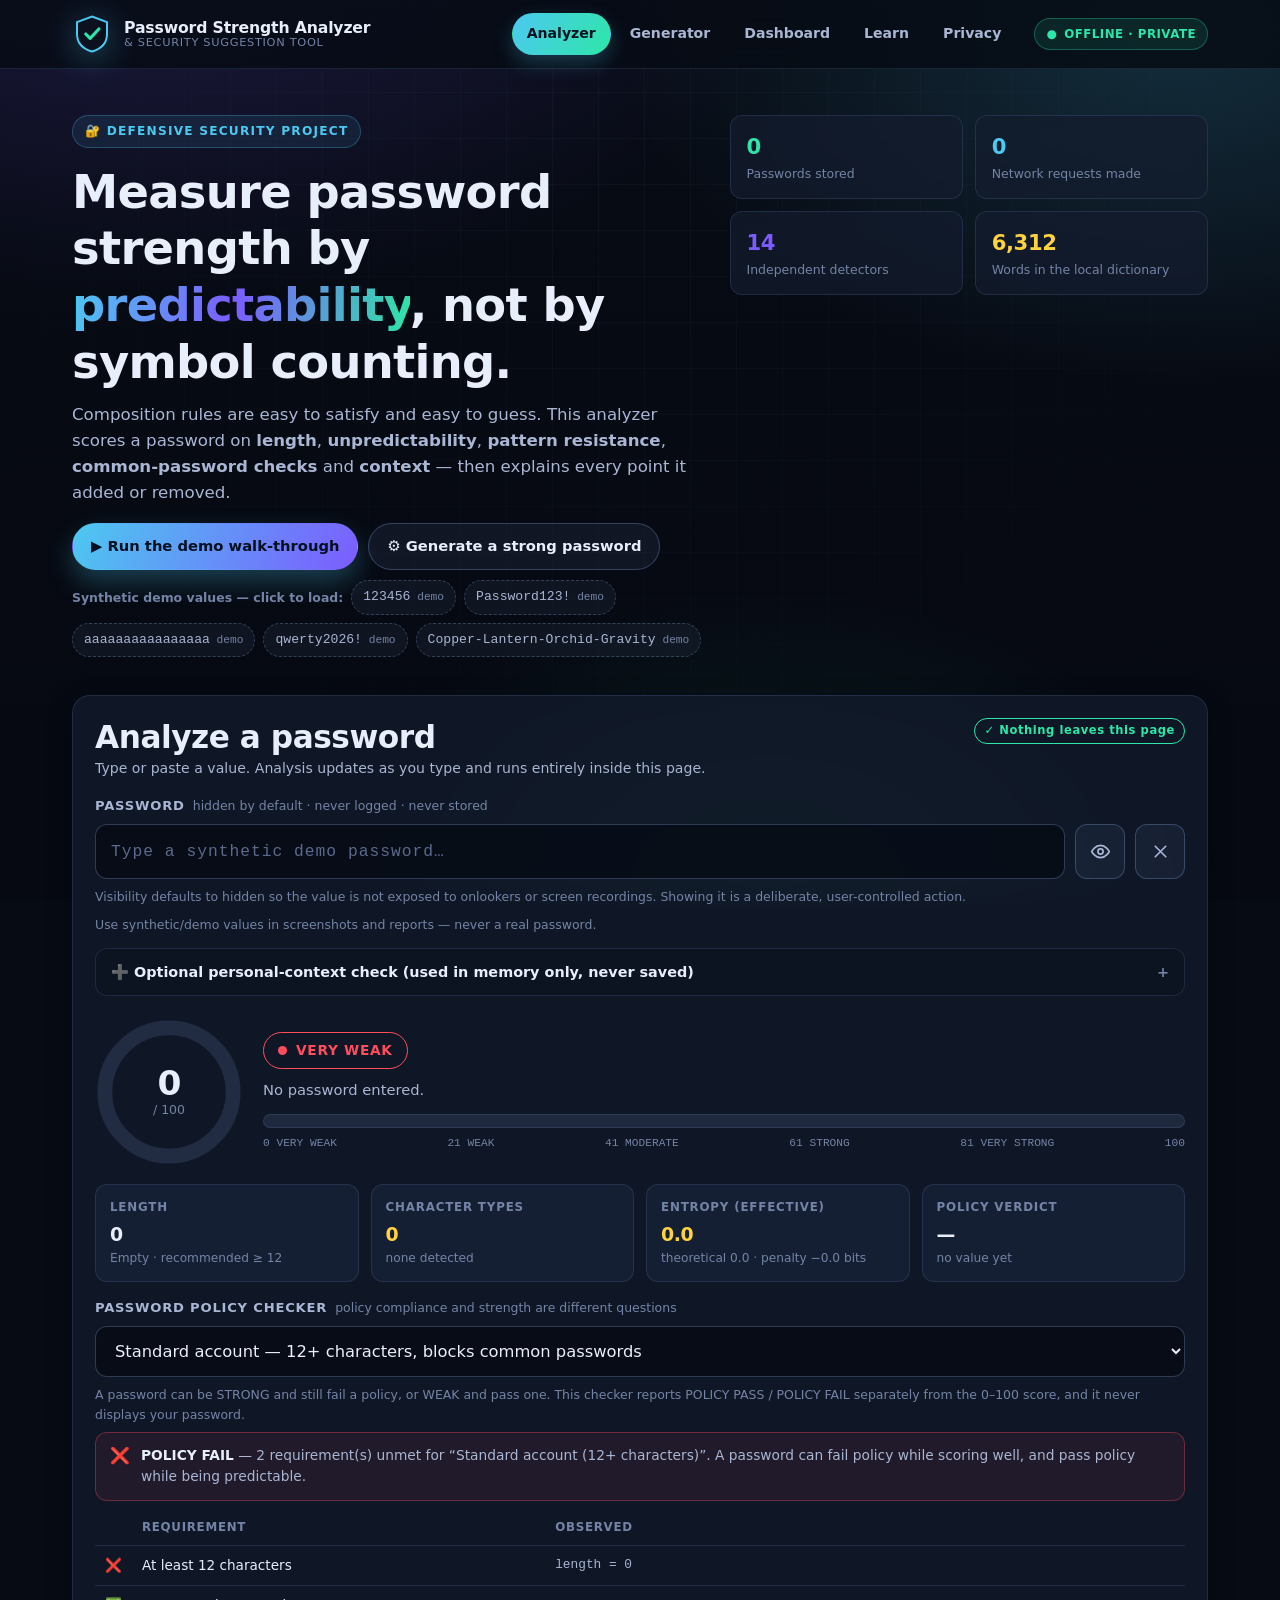
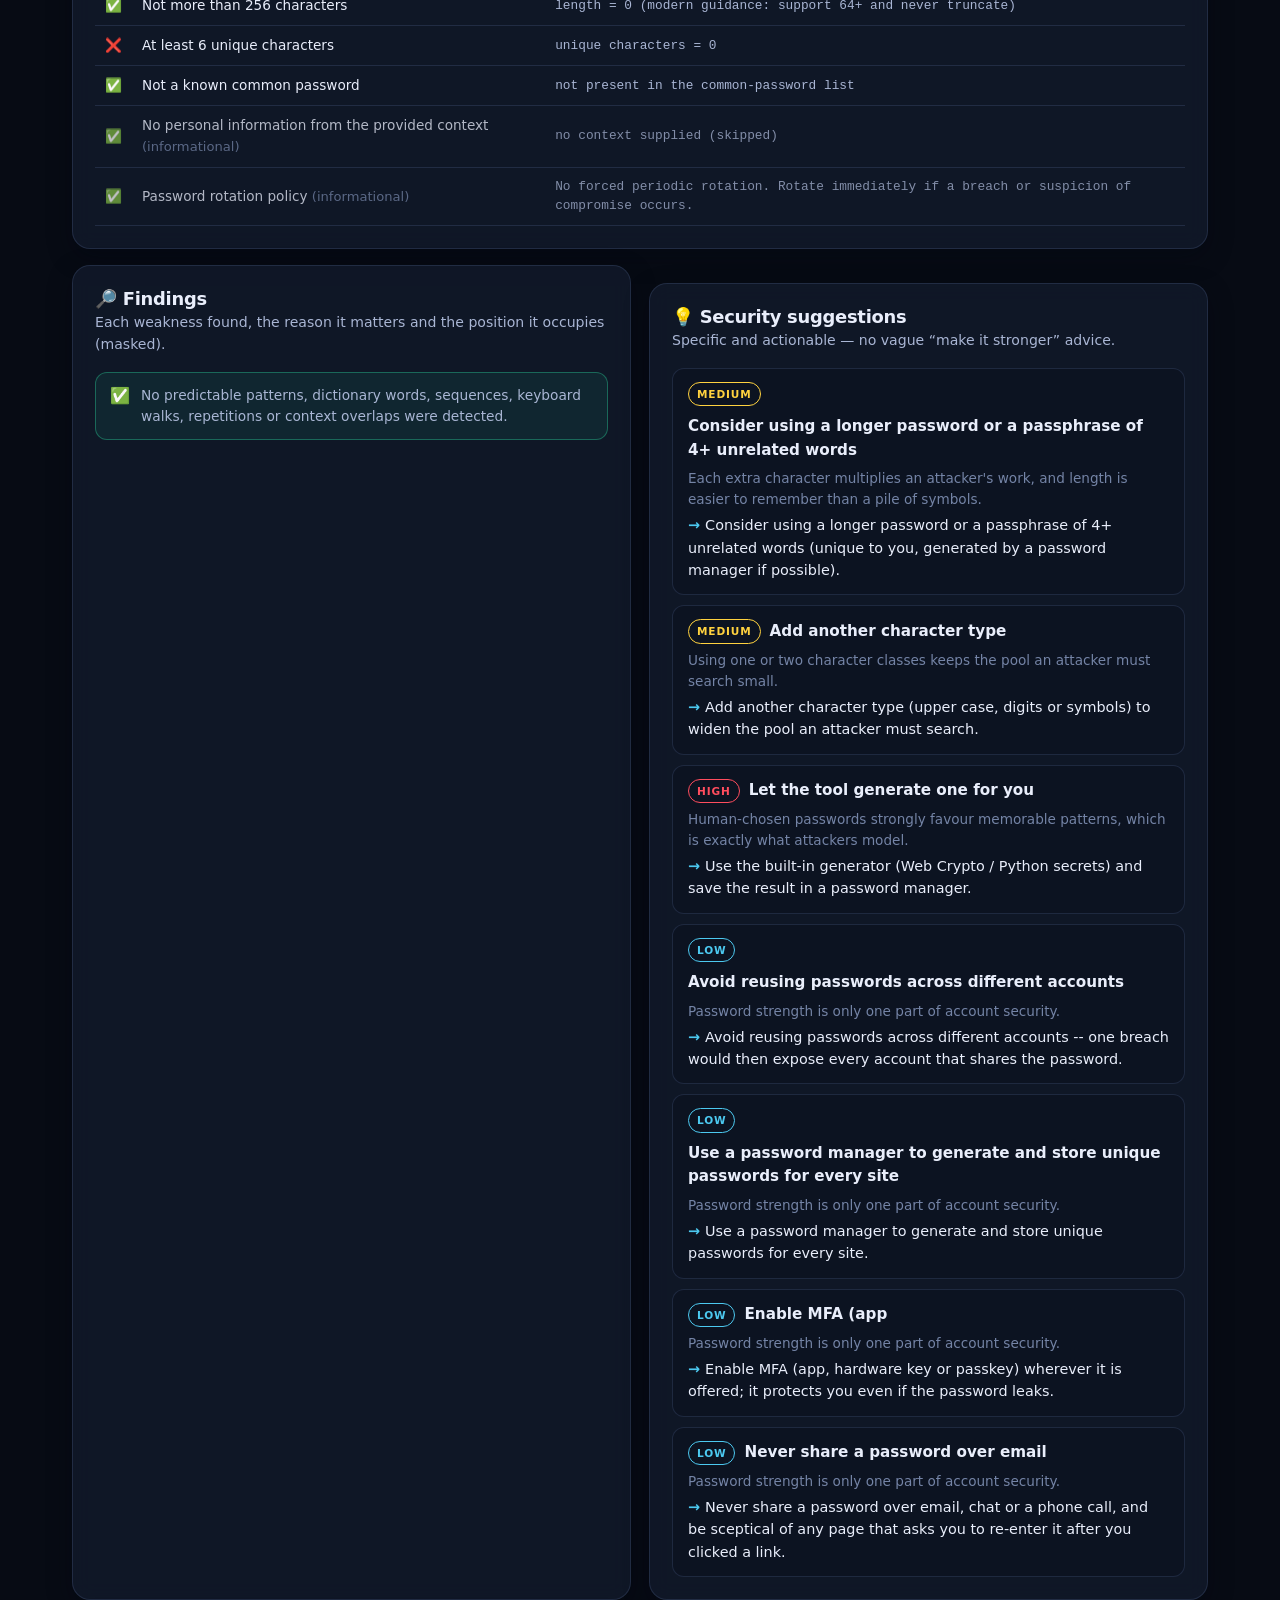
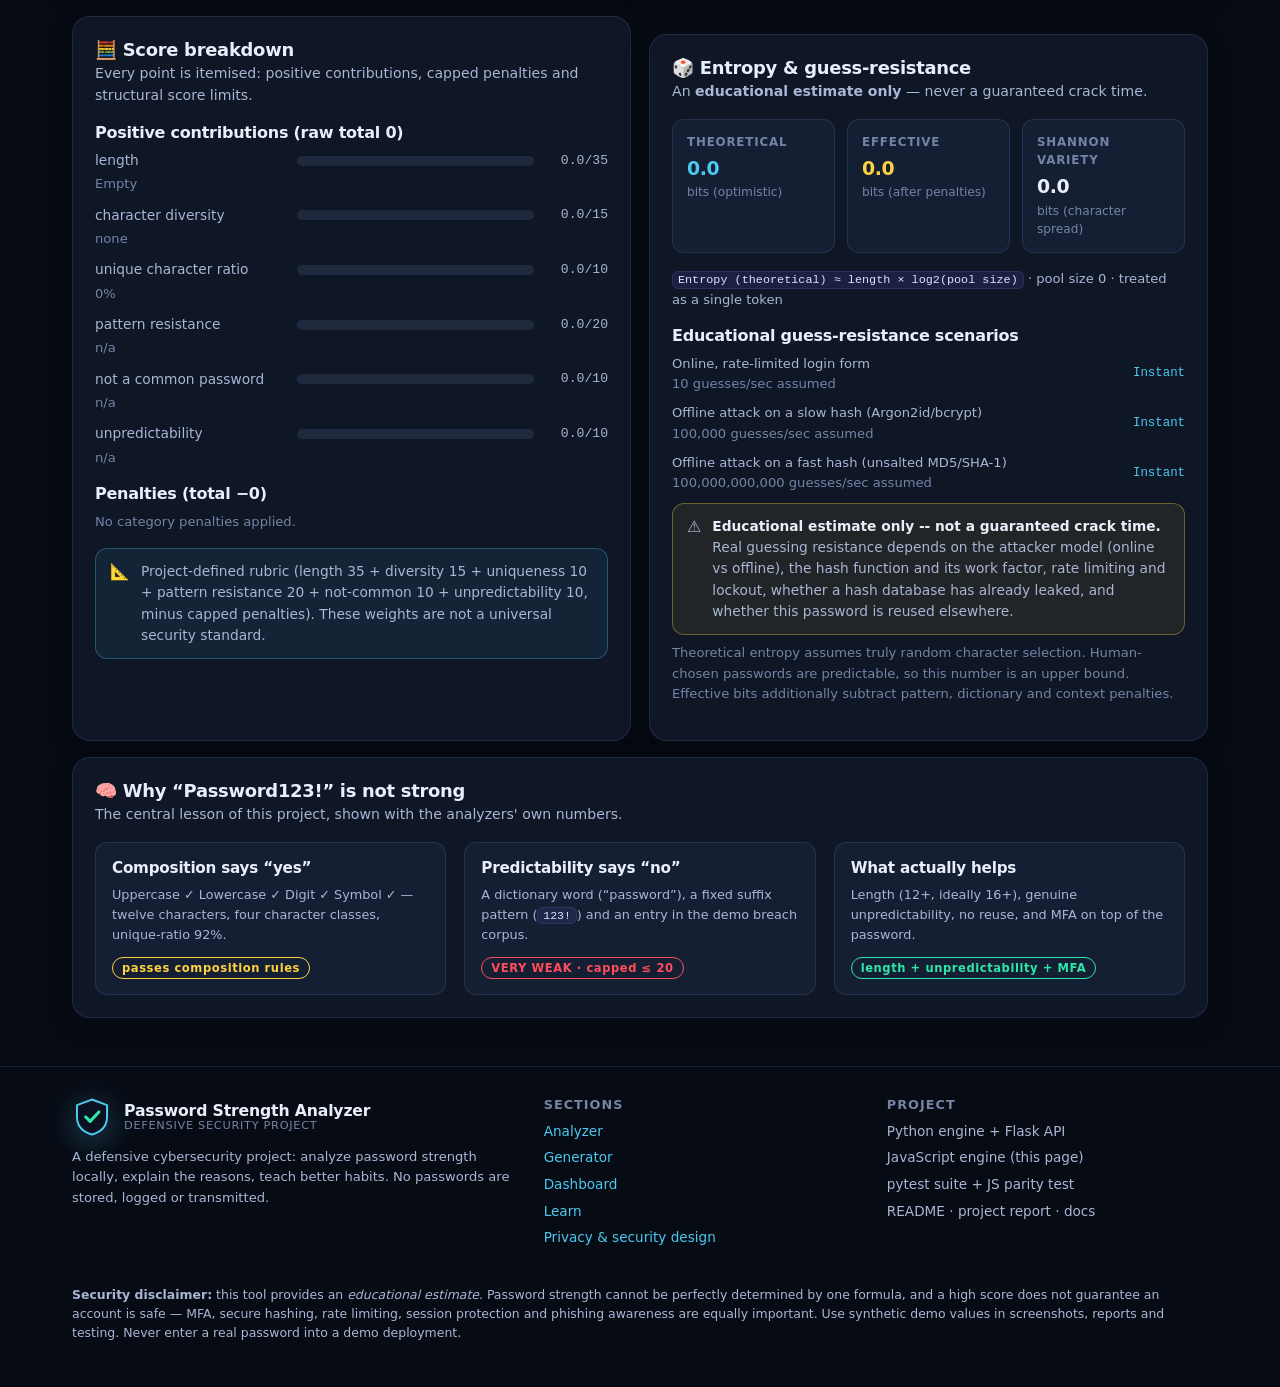
<file: frontend/index.html>
<!DOCTYPE html>
<html lang="en">
<head>
<meta charset="utf-8" />
<meta name="viewport" content="width=device-width, initial-scale=1" />
<title>Password Strength Analyzer &amp; Security Suggestion Tool</title>
<meta name="description" content="Privacy-first password strength analyzer: score, pattern detection, common-password checks, entropy concepts, policy checker, secure generator and security advice. Runs entirely in your browser -- no password is ever stored, logged or transmitted." />
<meta name="color-scheme" content="dark" />
<meta name="theme-color" content="#070b14" />
<link rel="icon" href="data:image/svg+xml,%3Csvg xmlns='http://www.w3.org/2000/svg' viewBox='0 0 64 64'%3E%3Cpath d='M32 4l24 9v19c0 15-10 24-24 28C18 56 8 47 8 32V13z' fill='%230b111f' stroke='%234cc9f0' stroke-width='4'/%3E%3Cpath d='M22 32l7 7 14-15' stroke='%232ee6a8' stroke-width='6' fill='none' stroke-linecap='round' stroke-linejoin='round'/%3E%3C/svg%3E" />
<link rel="stylesheet" href="css/styles.css" />
</head>
<body>
<a class="skip-link" href="#main">Skip to analyzer</a>

<!-- ================= HEADER ================= -->
<header class="site-header">
  <div class="wrap header-inner">
    <a class="brand" href="#analyzer" aria-label="Password Strength Analyzer home">
      <svg class="brand-mark" viewBox="0 0 64 64" role="img" aria-hidden="true">
        <path d="M32 4l24 9v19c0 15-10 24-24 28C18 56 8 47 8 32V13z" fill="#0b111f" stroke="#4cc9f0" stroke-width="3.2"/>
        <path d="M22 32l7 7 14-15" stroke="#2ee6a8" stroke-width="5" fill="none" stroke-linecap="round" stroke-linejoin="round"/>
      </svg>
      <span class="brand-text">
        <span class="brand-title">Password Strength Analyzer</span>
        <span class="brand-sub">&amp; security suggestion tool</span>
      </span>
    </a>

    <nav class="site-nav" role="tablist" aria-label="Sections">
      <button class="nav-btn" role="tab" id="tab-analyzer" aria-controls="panel-analyzer" aria-selected="true" data-tab="analyzer">Analyzer</button>
      <button class="nav-btn" role="tab" id="tab-generator" aria-controls="panel-generator" aria-selected="false" data-tab="generator">Generator</button>
      <button class="nav-btn" role="tab" id="tab-dashboard" aria-controls="panel-dashboard" aria-selected="false" data-tab="dashboard">Dashboard</button>
      <button class="nav-btn" role="tab" id="tab-learn" aria-controls="panel-learn" aria-selected="false" data-tab="learn">Learn</button>
      <button class="nav-btn" role="tab" id="tab-privacy" aria-controls="panel-privacy" aria-selected="false" data-tab="privacy">Privacy</button>
    </nav>

    <span class="header-badge" id="engine-badge" title="All analysis happens in this page. No network request is made.">
      <span aria-hidden="true">●</span> Offline · private
    </span>
  </div>
</header>

<main id="main" class="wrap">

  <!-- ================= ANALYZER ================= -->
  <section class="tab-panel is-active" id="panel-analyzer" role="tabpanel" aria-labelledby="tab-analyzer">

    <div class="hero">
      <div class="hero-grid">
        <div>
          <span class="eyebrow" aria-hidden="true">🔐 Defensive security project</span>
          <h1>Measure password strength by <span class="grad">predictability</span>, not by symbol counting.</h1>
          <p class="hero-lead">
            Composition rules are easy to satisfy and easy to guess. This analyzer scores a password on
            <strong>length</strong>, <strong>unpredictability</strong>, <strong>pattern resistance</strong>,
            <strong>common-password checks</strong> and <strong>context</strong> — then explains every point it
            added or removed.
          </p>
          <div class="hero-actions">
            <button class="btn btn--primary" id="run-demo" type="button">▶ Run the demo walk-through</button>
            <button class="btn" id="goto-generator" type="button">⚙ Generate a strong password</button>
          </div>
          <div class="chip-row" id="demo-chips">
            <span class="chip-label">Synthetic demo values — click to load:</span>
            <button class="chip demo" type="button" data-demo="123456">123456</button>
            <button class="chip demo" type="button" data-demo="Password123!">Password123!</button>
            <button class="chip demo" type="button" data-demo="aaaaaaaaaaaaaaaa">aaaaaaaaaaaaaaaa</button>
            <button class="chip demo" type="button" data-demo="qwerty2026!">qwerty2026!</button>
            <button class="chip demo" type="button" data-demo="Copper-Lantern-Orchid-Gravity">Copper-Lantern-Orchid-Gravity</button>
          </div>
        </div>

        <div class="stat-grid" aria-label="Project highlights">
          <div class="stat stat--ok">
            <div class="stat-value">0</div>
            <div class="stat-label">Passwords stored</div>
          </div>
          <div class="stat stat--info">
            <div class="stat-value">0</div>
            <div class="stat-label">Network requests made</div>
          </div>
          <div class="stat stat--accent">
            <div class="stat-value" id="stat-detectors">14</div>
            <div class="stat-label">Independent detectors</div>
          </div>
          <div class="stat stat--warn">
            <div class="stat-value" id="stat-words">6,000+</div>
            <div class="stat-label">Words in the local dictionary</div>
          </div>
        </div>
      </div>
    </div>

    <!-- Input + meter -->
    <div class="panel" style="margin-top:26px">
      <div class="panel-head">
        <div>
          <h2>Analyze a password</h2>
          <p>Type or paste a value. Analysis updates as you type and runs entirely inside this page.</p>
        </div>
        <div class="spacer"></div>
        <span class="badge-inline badge-inline--ok" id="privacy-chip">✓ Nothing leaves this page</span>
      </div>

      <div class="field">
        <label class="field-label" for="password-input">
          Password
          <span class="field-hint">hidden by default · never logged · never stored</span>
        </label>
        <div class="pw-row">
          <div class="pw-input-wrap">
            <input id="password-input" type="password" autocomplete="off" autocapitalize="off"
                   spellcheck="false" placeholder="Type a synthetic demo password…"
                   aria-describedby="pw-help pw-privacy-note" />
          </div>
          <button class="icon-btn" id="toggle-visibility" type="button" aria-pressed="false"
                  aria-label="Show password" title="Show / hide password">
            <svg viewBox="0 0 24 24" fill="none" stroke="currentColor" stroke-width="1.9" aria-hidden="true">
              <path d="M2 12s3.6-7 10-7 10 7 10 7-3.6 7-10 7-10-7-10-7z"/><circle cx="12" cy="12" r="3"/>
            </svg>
          </button>
          <button class="icon-btn" id="clear-input" type="button" aria-label="Clear the input" title="Clear">
            <svg viewBox="0 0 24 24" fill="none" stroke="currentColor" stroke-width="1.9" aria-hidden="true">
              <path d="M6 6l12 12M18 6L6 18" stroke-linecap="round"/>
            </svg>
          </button>
        </div>
        <p class="reveal-note" id="pw-help">Visibility defaults to hidden so the value is not exposed to onlookers or screen recordings. Showing it is a deliberate, user-controlled action.</p>
        <p class="reveal-note" id="pw-privacy-note">Use synthetic/demo values in screenshots and reports — never a real password.</p>
      </div>

      <details class="disclosure" id="context-disclosure">
        <summary>➕ Optional personal-context check (used in memory only, never saved)</summary>
        <div class="disclosure-body">
          <p class="small">If you provide context, the analyzer checks whether it appears inside the password (for example a first name hidden behind <code>@</code> or a birth year). The values are used for this analysis only, are never stored, never logged and are not included in the response.</p>
          <div class="context-grid">
            <div class="field mb-0">
              <label class="field-label" for="ctx-first">First name</label>
              <input id="ctx-first" type="text" autocomplete="off" placeholder="e.g. Demo" />
            </div>
            <div class="field mb-0">
              <label class="field-label" for="ctx-year">Birth year</label>
              <input id="ctx-year" type="text" inputmode="numeric" autocomplete="off" placeholder="e.g. 1999" />
            </div>
            <div class="field mb-0">
              <label class="field-label" for="ctx-org">College / company</label>
              <input id="ctx-org" type="text" autocomplete="off" placeholder="e.g. Demo College" />
            </div>
          </div>
        </div>
      </details>

      <!-- Meter -->
      <div class="meter-top" style="margin-top:22px">
        <div class="gauge" role="img" aria-label="Strength score gauge">
          <svg viewBox="0 0 120 120" width="148" height="148" aria-hidden="true">
            <circle class="gauge-track" cx="60" cy="60" r="52"></circle>
            <circle class="gauge-value" id="gauge-arc" cx="60" cy="60" r="52"
                    stroke-dasharray="326.7" stroke-dashoffset="326.7" stroke="#7484a6"></circle>
          </svg>
          <div class="gauge-center">
            <div class="gauge-score" id="score-value" aria-live="polite">0</div>
            <div class="gauge-max">/ 100</div>
          </div>
        </div>

        <div class="meter-info">
          <span class="classification-pill" id="classification-pill" style="color:#7484a6">
            <span class="dot" aria-hidden="true"></span><span id="classification-text">Awaiting input</span>
          </span>
          <p class="classification-summary" id="classification-summary">Type a password to see its score, the reasons behind it and specific fixes.</p>
          <div class="meter-bar" role="progressbar" aria-valuemin="0" aria-valuemax="100" aria-valuenow="0" id="meter-bar">
            <div class="meter-fill" id="meter-fill" style="width:0%"></div>
          </div>
          <div class="meter-ticks" aria-hidden="true">
            <span>0 VERY WEAK</span><span>21 WEAK</span><span>41 MODERATE</span><span>61 STRONG</span><span>81 VERY STRONG</span><span>100</span>
          </div>
          <div id="cap-banner"></div>
        </div>
      </div>

      <!-- Metric tiles -->
      <div class="tiles" id="metric-tiles">
        <div class="tile"><div class="tile-label">Length</div><div class="tile-value" id="tile-length">0</div><div class="tile-note" id="tile-length-note">characters</div></div>
        <div class="tile"><div class="tile-label">Character types</div><div class="tile-value" id="tile-types">0</div><div class="tile-note" id="tile-types-note">of 4 classes</div></div>
        <div class="tile"><div class="tile-label">Entropy (effective)</div><div class="tile-value" id="tile-entropy">0</div><div class="tile-note" id="tile-entropy-note">bits · theoretical 0</div></div>
        <div class="tile"><div class="tile-label">Policy verdict</div><div class="tile-value" id="tile-policy">—</div><div class="tile-note" id="tile-policy-note">separate from score</div></div>
      </div>

      <!-- Policy checker (independent of the strength score) -->
      <div class="mt-16">
        <label class="field-label" for="policy-preset">
          Password policy checker
          <span class="field-hint">policy compliance and strength are different questions</span>
        </label>
        <select id="policy-preset" aria-describedby="policy-help">
          <option value="standard_account">Standard account — 12+ characters, blocks common passwords</option>
          <option value="nist_baseline">NIST-style baseline — length + blocklist, no composition rules</option>
          <option value="enterprise_iam">Enterprise IAM — 16+ characters and strength ≥ 61 enforced</option>
          <option value="passphrase_friendly">Passphrase-friendly — 16+ characters, spaces allowed</option>
          <option value="legacy_bank">Legacy banking-style — mandatory upper/lower/digit/symbol + 90-day rotation (shown as an anti-pattern)</option>
        </select>
        <p class="reveal-note" id="policy-help">A password can be STRONG and still fail a policy, or WEAK and pass one. This checker reports POLICY PASS / POLICY FAIL separately from the 0–100 score, and it never displays your password.</p>
        <div id="policy-panel" class="mt-8"></div>
      </div>
    </div>

    <!-- Results: findings / suggestions / breakdown -->
    <div class="grid-2 mt-16">
      <div class="panel">
        <div class="panel-head">
          <div>
            <h3>🔎 Findings</h3>
            <p>Each weakness found, the reason it matters and the position it occupies (masked).</p>
          </div>
        </div>
        <div id="findings-list" aria-live="polite">
          <div class="notice notice--info"><span aria-hidden="true">ℹ️</span><span>No analysis yet.</span></div>
        </div>
      </div>

      <div class="panel">
        <div class="panel-head">
          <div>
            <h3>💡 Security suggestions</h3>
            <p>Specific and actionable — no vague “make it stronger” advice.</p>
          </div>
        </div>
        <div id="suggestions-list" aria-live="polite">
          <div class="notice notice--info"><span aria-hidden="true">ℹ️</span><span>No suggestions yet.</span></div>
        </div>
      </div>
    </div>

    <div class="grid-2 mt-16">
      <div class="panel">
        <div class="panel-head">
          <div>
            <h3>🧮 Score breakdown</h3>
            <p>Every point is itemised: positive contributions, capped penalties and structural score limits.</p>
          </div>
        </div>
        <div id="breakdown-bars"></div>
        <div id="penalty-bars" class="mt-16"></div>
      </div>

      <div class="panel">
        <div class="panel-head">
          <div>
            <h3>🎲 Entropy &amp; guess-resistance</h3>
            <p>An <strong>educational estimate only</strong> — never a guaranteed crack time.</p>
          </div>
        </div>
        <div id="entropy-panel">
          <div class="notice notice--info"><span aria-hidden="true">ℹ️</span><span>Type a password to estimate entropy.</span></div>
        </div>
      </div>
    </div>

    <div class="panel mt-16">
      <div class="panel-head">
        <div>
          <h3>🧠 Why “Password123!” is not strong</h3>
          <p>The central lesson of this project, shown with the analyzers' own numbers.</p>
        </div>
      </div>
      <div class="grid-3">
        <div class="chart-card">
          <h3>Composition says “yes”</h3>
          <p>Uppercase ✓ Lowercase ✓ Digit ✓ Symbol ✓ — twelve characters, four character classes, unique-ratio 92%.</p>
          <p class="mb-0"><span class="badge-inline badge-inline--warn">passes composition rules</span></p>
        </div>
        <div class="chart-card">
          <h3>Predictability says “no”</h3>
          <p>A dictionary word (“password”), a fixed suffix pattern (<code>123!</code>) and an entry in the demo breach corpus.</p>
          <p class="mb-0"><span class="badge-inline badge-inline--bad">VERY WEAK · capped ≤ 20</span></p>
        </div>
        <div class="chart-card">
          <h3>What actually helps</h3>
          <p>Length (12+, ideally 16+), genuine unpredictability, no reuse, and MFA on top of the password.</p>
          <p class="mb-0"><span class="badge-inline badge-inline--ok">length + unpredictability + MFA</span></p>
        </div>
      </div>
    </div>
  </section>

  <!-- ================= GENERATOR ================= -->
  <section class="tab-panel" id="panel-generator" role="tabpanel" aria-labelledby="tab-generator">
    <div class="hero" style="padding-bottom:0">
      <span class="eyebrow" aria-hidden="true">🎲 Cryptographically secure generation</span>
      <h1>Generate a password you never have to remember</h1>
      <p class="hero-lead">Randomness comes from <code>crypto.getRandomValues()</code> in the browser (the same idea as Python's <code>secrets</code> module, which the backend uses). Generated values are shown once — they are not stored, logged or sent anywhere. Save them in a password manager.</p>
    </div>

    <div class="grid-2 mt-16">
      <div class="panel">
        <div class="panel-head">
          <h3>Generator settings</h3>
          <div class="spacer"></div>
          <div class="seg" role="group" aria-label="Generator mode">
            <button type="button" id="mode-password" aria-pressed="true">Random password</button>
            <button type="button" id="mode-passphrase" aria-pressed="false">Passphrase</button>
          </div>
        </div>

        <div id="password-mode-controls">
          <div class="field">
            <label class="field-label" for="gen-length">Length <span class="field-hint" id="gen-length-label">20 characters</span></label>
            <input type="range" id="gen-length" min="8" max="64" step="1" value="20" />
          </div>
          <div class="flex gap-8" style="flex-wrap:wrap">
            <button class="btn btn--ghost btn--sm" type="button" data-preset="16">16</button>
            <button class="btn btn--ghost btn--sm" type="button" data-preset="20">20</button>
            <button class="btn btn--ghost btn--sm" type="button" data-preset="24">24</button>
            <button class="btn btn--ghost btn--sm" type="button" data-preset="32">32</button>
          </div>
          <div class="mt-16">
            <div class="toggle-row"><label for="gen-upper">Uppercase letters (A–Z)</label><span class="switch"><input type="checkbox" id="gen-upper" checked /><span class="switch-track"><span class="switch-thumb"></span></span></span></div>
            <div class="toggle-row"><label for="gen-lower">Lowercase letters (a–z)</label><span class="switch"><input type="checkbox" id="gen-lower" checked /><span class="switch-track"><span class="switch-thumb"></span></span></span></div>
            <div class="toggle-row"><label for="gen-digits">Digits (0–9)</label><span class="switch"><input type="checkbox" id="gen-digits" checked /><span class="switch-track"><span class="switch-thumb"></span></span></span></div>
            <div class="toggle-row"><label for="gen-symbols">Symbols (!@#$…)</label><span class="switch"><input type="checkbox" id="gen-symbols" checked /><span class="switch-track"><span class="switch-thumb"></span></span></span></div>
            <div class="toggle-row"><label for="gen-ambiguous">Avoid look-alike characters (l I 1 O 0)</label><span class="switch"><input type="checkbox" id="gen-ambiguous" checked /><span class="switch-track"><span class="switch-thumb"></span></span></span></div>
          </div>
        </div>

        <div id="passphrase-mode-controls" hidden>
          <div class="field">
            <label class="field-label" for="gen-words">Words <span class="field-hint" id="gen-words-label">5 words</span></label>
            <input type="range" id="gen-words" min="3" max="8" step="1" value="5" />
          </div>
          <div class="field">
            <label class="field-label" for="gen-separator">Separator</label>
            <select id="gen-separator">
              <option value="-">hyphen ( - )</option>
              <option value=".">dot ( . )</option>
              <option value="_">underscore ( _ )</option>
              <option value=" ">space ( )</option>
            </select>
          </div>
          <div class="notice notice--warn"><span aria-hidden="true">⚠️</span><span>Passphrases only work when the words are <strong>randomly chosen and unique to you</strong>. Never reuse a phrase from an article, a song lyric or this demo.</span></div>
        </div>

        <div class="mt-16 flex gap-12" style="flex-wrap:wrap">
          <button class="btn btn--primary" id="generate-btn" type="button">🎲 Generate</button>
          <button class="btn" id="generate-analyze-btn" type="button">🔎 Generate &amp; analyze locally</button>
        </div>
      </div>

      <div class="panel">
        <div class="panel-head">
          <h3>Generated value</h3>
          <div class="spacer"></div>
          <span class="badge-inline badge-inline--ok">not stored</span>
        </div>
        <div class="gen-output empty" id="gen-output">Nothing generated yet.</div>

        <div class="flex gap-12 mt-16" style="flex-wrap:wrap">
          <button class="btn btn--ghost btn--sm" id="copy-btn" type="button" disabled>📋 Copy to clipboard</button>
          <button class="btn btn--ghost btn--sm" id="clear-gen-btn" type="button">🗑 Clear from view</button>
        </div>
        <p class="small text-faint mt-8">Clipboard note: copying places the value in your operating system clipboard, which other apps may read. Clear it after pasting, and prefer pasting directly into a password manager.</p>

        <div class="tiles" style="grid-template-columns:repeat(3,1fr);margin-top:16px">
          <div class="tile"><div class="tile-label">Entropy</div><div class="tile-value" id="gen-entropy">—</div><div class="tile-note">bits (estimate)</div></div>
          <div class="tile"><div class="tile-label">Pool size</div><div class="tile-value" id="gen-pool">—</div><div class="tile-note">possible characters</div></div>
          <div class="tile"><div class="tile-label">Local score</div><div class="tile-value" id="gen-score">—</div><div class="tile-note">from the analyzer</div></div>
        </div>

        <div class="notice notice--info mt-16"><span aria-hidden="true">ℹ️</span><span><strong>Why <code>secrets</code>/CSPRNG and not a normal random function?</strong> Statistical random generators can be predicted from their previous output. A CSPRNG is designed so that predicting the next value is infeasible even if an attacker knows the algorithm — which is exactly what a password needs.</span></div>
      </div>
    </div>
  </section>

  <!-- ================= DASHBOARD ================= -->
  <section class="tab-panel" id="panel-dashboard" role="tabpanel" aria-labelledby="tab-dashboard">
    <div class="hero" style="padding-bottom:0">
      <span class="eyebrow" aria-hidden="true">📊 Privacy-safe analytics</span>
      <h1>Dashboard: aggregates only, never a password</h1>
      <p class="hero-lead">This dashboard charts <strong>non-secret metadata</strong> from the analyses you run in this browser session: score, classification band, length bucket and weakness categories. The database design behind the Python backend has no password column, no password-hash column and no context column — the dashboard is structurally incapable of revealing a value.</p>
    </div>

    <div class="panel mt-16">
      <div class="panel-head">
        <div>
          <h3>Session statistics</h3>
          <p>Held in memory only. Reload the page and the session history disappears — nothing is persisted to localStorage, sessionStorage or cookies.</p>
        </div>
        <div class="spacer"></div>
        <button class="btn btn--ghost btn--sm" id="load-samples" type="button">Load 12 synthetic samples</button>
        <button class="btn btn--ghost btn--sm" id="reset-analytics" type="button">Reset</button>
      </div>

      <div class="kpi-row">
        <div class="kpi"><div class="kpi-value" id="kpi-total">0</div><div class="kpi-label">Total analyses</div></div>
        <div class="kpi"><div class="kpi-value" id="kpi-average">0</div><div class="kpi-label">Average score</div></div>
        <div class="kpi"><div class="kpi-value" id="kpi-weak-share">0%</div><div class="kpi-label">Weak or worse</div></div>
        <div class="kpi"><div class="kpi-value" id="kpi-top-weakness">—</div><div class="kpi-label">Most common weakness</div></div>
      </div>

      <div class="grid-3">
        <div class="chart-card">
          <h3>1 · Strength distribution</h3>
          <p class="text-faint">Analyses per classification band.</p>
          <div id="chart-distribution"></div>
        </div>
        <div class="chart-card">
          <h3>2 · Score distribution</h3>
          <p class="text-faint">Histogram of scores in 10-point buckets.</p>
          <div id="chart-histogram"></div>
        </div>
        <div class="chart-card">
          <h3>3 · Most common weaknesses</h3>
          <p class="text-faint">Frequency of each weakness category.</p>
          <div id="chart-weakness"></div>
        </div>
      </div>

      <div class="grid-2 mt-16">
        <div class="chart-card">
          <h3>4 · Password length distribution</h3>
          <p class="text-faint">Length only — never the value.</p>
          <div id="chart-length"></div>
        </div>
        <div class="chart-card">
          <h3>5 · Average score by length</h3>
          <p class="text-faint">Shows why length carries so much weight — averaged scores only, never a value.</p>
          <div id="chart-patterns"></div>
        </div>
      </div>

      <div class="mt-16">
        <h3>Recent analyses (metadata rows)</h3>
        <p class="small text-faint">Exactly the columns the SQLite schema stores: id, score, classification, length, weakness count, time. There is no column that could hold a password.</p>
        <div class="table-scroll">
          <table class="data">
            <thead>
              <tr><th>Analysis ID</th><th>Score</th><th>Classification</th><th>Length</th><th>Findings</th><th>Time</th></tr>
            </thead>
            <tbody id="recent-rows">
              <tr><td colspan="6" class="text-faint">No analyses in this session yet.</td></tr>
            </tbody>
          </table>
        </div>
      </div>

      <div class="notice notice--info mt-16"><span aria-hidden="true">ℹ️</span><span><strong>Why is this in-memory only?</strong> Even storing a hash of an arbitrary submitted password creates an unnecessary privacy risk and turns an analytics table into a credential-like artifact. Aggregate counters give the same educational value with none of the exposure. The Python backend persists these same non-secret columns in SQLite when <code>ANALYTICS_ENABLED=1</code>.</span></div>
    </div>
  </section>

  <!-- ================= LEARN ================= -->
  <section class="tab-panel" id="panel-learn" role="tabpanel" aria-labelledby="tab-learn">
    <div class="hero" style="padding-bottom:0">
      <span class="eyebrow" aria-hidden="true">🎓 Security awareness</span>
      <h1>Learn the why behind every score</h1>
      <p class="hero-lead">Ten rules, the entropy idea explained honestly, how production systems store passwords, and how password strength fits into real login security.</p>
    </div>

    <div class="panel mt-16">
      <div class="panel-head"><div><h3>10 password security rules</h3><p>Each rule includes the reason it exists — because “best practice” without a reason does not change behaviour.</p></div></div>
      <div class="rule-grid" id="rule-grid"></div>
    </div>

    <div class="grid-2 mt-16">
      <div class="panel">
        <div class="panel-head"><div><h3>Entropy: useful, but easy to misread</h3></div></div>
        <p>Entropy estimates how uncertain an attacker is about the value, in bits. The classic estimate is:</p>
        <p><code>Entropy ≈ length × log2(pool size)</code></p>
        <p>That formula assumes every character was chosen <em>uniformly at random</em>. Humans do not do that: they take a memorable word and add a year or a symbol. So the formula is an <strong>upper bound</strong> for human-chosen passwords.</p>
        <ul>
          <li><strong>Theoretical bits</strong> — the optimistic number from the formula.</li>
          <li><strong>Effective bits</strong> — theoretical minus a penalty for every predictable structure found.</li>
          <li><strong>Shannon bits</strong> — a variety indicator from the character distribution (it cannot see dictionary words).</li>
        </ul>
        <div class="notice notice--warn"><span aria-hidden="true">⚠️</span><span>Treat any “time to crack” as an illustration, not a fact. Real resistance depends on the attacker model (online vs offline), the hashing algorithm and work factor, rate limiting and lockout, and whether the hash database has already leaked.</span></div>
      </div>

      <div class="panel">
        <div class="panel-head"><div><h3>Password vs passphrase</h3></div></div>
        <p>A passphrase is several <em>randomly chosen, unrelated</em> words. It is usually longer than a short random string and easier to memorise, which is why it can be a good trade-off.</p>
        <p><code>bits ≈ words × log2(word-list size)</code> — with a 6,000+ word list that is about <strong>12.6 bits per word</strong>: 4 words ≈ 50 bits, 6 words ≈ 76 bits.</p>
        <div class="notice notice--bad"><span aria-hidden="true">🚫</span><span>Length alone is not enough. The famous “correct-horse-battery-staple” example is in every cracking wordlist — this analyzer flags it as a <strong>famous predictable phrase</strong> and caps it in the VERY WEAK band. Try it above.</span></div>
        <div class="notice notice--ok mt-8"><span aria-hidden="true">✅</span><span>Better: your own unrelated words, chosen randomly (or generated by a manager), used for exactly one account.</span></div>
      </div>
    </div>

    <div class="panel mt-16">
      <div class="panel-head">
        <div>
          <h3>How production systems actually store passwords</h3>
          <p>A separate teaching demonstration with a synthetic value — never connected to what you type in the analyzer.</p>
        </div>
      </div>
      <div class="flow mb-8">
        <span class="flow-step">Password</span><span class="flow-arrow">→</span>
        <span class="flow-step">+ unique random salt</span><span class="flow-arrow">→</span>
        <span class="flow-step">password hashing function (KDF)</span><span class="flow-arrow">→</span>
        <span class="flow-step">stored hash + parameters</span><span class="flow-arrow">→</span>
        <span class="flow-step">login: re-hash &amp; compare</span>
      </div>
      <button class="btn btn--sm" id="run-hash-demo" type="button">▶ Run the hashing demonstration (local, ~1 second)</button>
      <div id="hash-demo-output" class="mt-16"></div>
      <ul class="mt-16">
        <li><strong>Hashing is one-way.</strong> Encryption is reversible with a key; hashing is not reversible at all. They solve different problems.</li>
        <li><strong>Salt per user.</strong> Identical passwords then produce different stored values, so one precomputed table cannot crack many accounts at once.</li>
        <li><strong>Slow by design.</strong> Argon2id, scrypt, bcrypt and PBKDF2 are deliberately expensive and tunable. General-purpose fast hashes (MD5/SHA-1/SHA-256 alone) help the attacker.</li>
        <li><strong>Never store plaintext.</strong> A plaintext store turns any read-only database leak into an instant account takeover for every user.</li>
      </ul>
    </div>

    <div class="panel mt-16">
      <div class="panel-head"><div><h3>Real-world login security: password strength is one layer</h3></div></div>
      <div class="flow">
        <span class="flow-step">Password</span><span class="flow-arrow">+</span>
        <span class="flow-step">MFA</span><span class="flow-arrow">+</span>
        <span class="flow-step">Rate limiting</span><span class="flow-arrow">+</span>
        <span class="flow-step">Secure password hashing</span><span class="flow-arrow">+</span>
        <span class="flow-step">Lockout / abuse protection</span><span class="flow-arrow">+</span>
        <span class="flow-step">Session security</span><span class="flow-arrow">+</span>
        <span class="flow-step">Phishing protection</span><span class="flow-arrow">+</span>
        <span class="flow-step">Monitoring</span>
      </div>
      <p class="mt-16">A perfect password cannot save an account whose login page is a phishing clone, whose sessions never expire, or whose password database was stored with unsalted MD5. Conversely, MFA keeps an account safe even when a strong password leaks — which is why <em>both</em> belong in the answer.</p>
    </div>

    <div class="panel mt-16">
      <div class="panel-head"><div><h3>Interview preparation: 10 questions with answers</h3><p>Written from the perspective of a student who built, tested and documented this project.</p></div></div>
      <div id="qa-list"></div>
    </div>

    <div class="panel mt-16">
      <div class="panel-head"><div><h3>Limitations &amp; future improvements</h3><p>Honest boundaries of this build — the part interviewers actually probe.</p></div></div>
      <div class="grid-2">
        <div>
          <h4>Limitations</h4>
          <ul>
            <li>The 0–100 rubric and the classification bands are <strong>project-defined</strong>, not a universal security standard.</li>
            <li>The dictionary and keyboard lists are deliberately small and educational; a real deployment would use a licensed corpus (for example a properly attributed 10k+ list).</li>
            <li>Entropy is an estimate. A single formula cannot determine strength.</li>
            <li>The demo breach corpus is tiny and local. Production would use a k-anonymity range API, sending only the first 5 hash characters.</li>
            <li>Strength does not model reuse, phishing, malware or session theft — the surrounding controls matter.</li>
          </ul>
        </div>
        <div>
          <h4>Future improvements</h4>
          <ul>
            <li>Swap in a peer-reviewed estimator (zxcvbn-style) and compare results side by side.</li>
            <li>Configurable enterprise policies with audit export and IAM integration concepts.</li>
            <li>Privacy-preserving breached-password lookup using k-anonymity and range queries.</li>
            <li>WebAuthn/passkey and passwordless education flows; MFA adoption nudges.</li>
            <li>Localisation, accessibility review with screen readers, and organisation-level aggregate reporting that still never collects passwords.</li>
            <li>A browser-extension mode that scores locally on signup forms.</li>
          </ul>
        </div>
      </div>
    </div>
  </section>

  <!-- ================= PRIVACY ================= -->
  <section class="tab-panel" id="panel-privacy" role="tabpanel" aria-labelledby="tab-privacy">
    <div class="hero" style="padding-bottom:0">
      <span class="eyebrow" aria-hidden="true">🛡️ Privacy &amp; security design</span>
      <h1>The privacy contract, stated as testable claims</h1>
      <p class="hero-lead">Every row below is asserted by an automated test in the repository — not just promised in documentation.</p>
    </div>

    <div class="panel mt-16">
      <div class="table-scroll">
        <table class="data">
          <thead><tr><th>Claim</th><th>How it is enforced</th><th>Verified by</th></tr></thead>
          <tbody>
            <tr><td>No password is stored</td><td>No storage API is used in the browser build; the SQLite schema has no password column</td><td class="mono">test_privacy.py::test_password_not_stored</td></tr>
            <tr><td>No password is logged</td><td>A logging filter redacts anything that looks like a secret; audit logging accepts metadata only</td><td class="mono">test_privacy.py::test_password_not_in_logs</td></tr>
            <tr><td>No password in the API response</td><td>Responses are built from metrics; evidence strings are bullet-masked</td><td class="mono">test_api.py::test_response_never_echoes_password</td></tr>
            <tr><td>No password in URLs</td><td>The value is only ever sent in a JSON body (and never sent at all in the browser build)</td><td class="mono">test_api.py::test_password_not_in_url</td></tr>
            <tr><td>No localStorage / sessionStorage / cookies</td><td>The UI keeps session statistics in a JavaScript variable</td><td class="mono">test_frontend.py::test_no_client_side_persistence</td></tr>
            <tr><td>No external transmission</td><td>Zero network calls in the static build; the backend makes no outbound requests</td><td class="mono">test_privacy.py::test_no_outbound_calls</td></tr>
            <tr><td>Analytics contain metadata only</td><td>Schema columns: score, classification, length, ratios, counts, timestamp</td><td class="mono">test_analytics.py::test_schema_has_no_secret_columns</td></tr>
            <tr><td>Context is never persisted</td><td>Used in memory for one call; only field-lengths are reported back</td><td class="mono">test_privacy.py::test_context_not_stored</td></tr>
            <tr><td>Secure randomness for generation</td><td><code>secrets</code> in Python, <code>crypto.getRandomValues</code> in the browser</td><td class="mono">test_generator.py::test_uses_csprng</td></tr>
            <tr><td>No cracking functionality</td><td>There is no candidate-generation or guessing loop anywhere in the codebase</td><td class="mono">test_scope.py::test_no_cracking_code</td></tr>
          </tbody>
        </table>
      </div>
    </div>

    <div class="grid-2 mt-16">
      <div class="panel">
        <div class="panel-head"><div><h3>Architecture</h3><p>Single engine, two runtimes.</p></div></div>
        <div class="flow">
          <span class="flow-step">User input</span><span class="flow-arrow">→</span>
          <span class="flow-step">Length</span><span class="flow-step">Character</span><span class="flow-step">Common-password</span>
          <span class="flow-step">Sequence</span><span class="flow-step">Keyboard</span><span class="flow-step">Repetition</span>
          <span class="flow-step">Structure</span><span class="flow-step">Context</span><span class="flow-step">Breach (demo)</span>
          <span class="flow-arrow">→</span>
          <span class="flow-step">Entropy</span><span class="flow-step">Scoring</span><span class="flow-step">Classification</span>
          <span class="flow-arrow">→</span>
          <span class="flow-step">Suggestions</span><span class="flow-step">Policy</span>
          <span class="flow-arrow">→</span>
          <span class="flow-step">Optional aggregate metadata</span>
        </div>
        <p class="small mt-16">The JavaScript engine in <code>frontend/js/engine.js</code> mirrors the Python modules one-for-one, and a parity test asserts both produce identical scores, classifications, findings and policy verdicts for the same 60+ synthetic inputs.</p>
      </div>

      <div class="panel">
        <div class="panel-head"><div><h3>Threat model for this tool</h3><p>What it defends against, and what it does not.</p></div></div>
        <h4>In scope</h4>
        <ul>
          <li>Weak, common, patterned, reused-in-spirit and context-derived passwords.</li>
          <li>Misleading composition-only meters that reward predictable strings.</li>
          <li>Practices that turn an analytics feature into a credential leak.</li>
        </ul>
        <h4>Out of scope (and explicitly not implemented)</h4>
        <ul>
          <li>No cracking, no credential stuffing, no authentication bypass, no guessing against any account.</li>
          <li>No collection of real user passwords, and no storage of anything derived from them.</li>
          <li>No claim that a high score means an account is safe.</li>
        </ul>
      </div>
    </div>
  </section>

</main>

<!-- ================= FOOTER ================= -->
<footer class="site-footer">
  <div class="wrap footer-grid">
    <div>
      <div class="brand" style="margin-bottom:10px">
        <svg class="brand-mark" viewBox="0 0 64 64" aria-hidden="true">
          <path d="M32 4l24 9v19c0 15-10 24-24 28C18 56 8 47 8 32V13z" fill="#0b111f" stroke="#4cc9f0" stroke-width="3.2"/>
          <path d="M22 32l7 7 14-15" stroke="#2ee6a8" stroke-width="5" fill="none" stroke-linecap="round" stroke-linejoin="round"/>
        </svg>
        <span class="brand-text"><span class="brand-title">Password Strength Analyzer</span><span class="brand-sub">Defensive security project</span></span>
      </div>
      <p class="small">A defensive cybersecurity project: analyze password strength locally, explain the reasons, teach better habits. No passwords are stored, logged or transmitted.</p>
    </div>
    <div>
      <h4>Sections</h4>
      <ul>
        <li><a href="#analyzer" data-goto="analyzer">Analyzer</a></li>
        <li><a href="#generator" data-goto="generator">Generator</a></li>
        <li><a href="#dashboard" data-goto="dashboard">Dashboard</a></li>
        <li><a href="#learn" data-goto="learn">Learn</a></li>
        <li><a href="#privacy" data-goto="privacy">Privacy &amp; security design</a></li>
      </ul>
    </div>
    <div>
      <h4>Project</h4>
      <ul>
        <li>Python engine + Flask API</li>
        <li>JavaScript engine (this page)</li>
        <li>pytest suite + JS parity test</li>
        <li>README · project report · docs</li>
      </ul>
    </div>
  </div>
  <div class="wrap footer-note">
    <p class="mb-0"><strong>Security disclaimer:</strong> this tool provides an <em>educational estimate</em>. Password strength cannot be perfectly determined by one formula, and a high score does not guarantee an account is safe — MFA, secure hashing, rate limiting, session protection and phishing awareness are equally important. Use synthetic demo values in screenshots, reports and testing. Never enter a real password into a demo deployment.</p>
  </div>
</footer>

<!-- Data files must load before the engine. -->
<script src="js/data/common_passwords.js"></script>
<script src="js/data/keyboard_patterns.js"></script>
<script src="js/data/common_phrases.js"></script>
<script src="js/data/passphrase_words.js"></script>
<script src="js/engine.js"></script>
<script src="js/charts.js"></script>
<script src="js/hashdemo.js"></script>
<script src="js/app.js"></script>
</body>
</html>
</file>
<file: frontend/css/styles.css>
/* ==========================================================================
   Password Strength Analyzer & Security Suggestion Tool
   frontend/css/styles.css
   --------------------------------------------------------------------------
   Design system: dark "security console" theme.
   * No external fonts, no CDN, no network requests whatsoever -- the whole UI
     is self-contained so it can be served from GitHub Pages or opened as a
     single local file.
   * Colour is never the only signal: every score/severity also carries a text
     label and an icon, so the interface stays usable for colour-blind users.
   ========================================================================== */

/* ---------- 1. Design tokens ---------- */
:root {
  --bg: #070b14;
  --bg-soft: #0b111f;
  --panel: rgba(20, 28, 46, 0.72);
  --panel-solid: #111a2c;
  --panel-2: rgba(28, 38, 60, 0.6);
  --border: rgba(126, 158, 214, 0.16);
  --border-strong: rgba(126, 158, 214, 0.32);

  --text: #e9eefb;
  --text-dim: #a9b6d4;
  --text-faint: #7484a6;

  --accent: #4cc9f0;
  --accent-2: #7c5cff;
  --accent-3: #2ee6a8;

  --very-weak: #ff4d5e;
  --weak: #ff9147;
  --moderate: #ffd23f;
  --strong: #4cd97b;
  --very-strong: #2ee6a8;

  --ok: #2ee6a8;
  --warn: #ffd23f;
  --bad: #ff4d5e;
  --info: #4cc9f0;

  --radius: 18px;
  --radius-sm: 12px;
  --radius-xs: 9px;
  --shadow: 0 18px 44px rgba(2, 6, 18, 0.55);
  --shadow-soft: 0 8px 24px rgba(2, 6, 18, 0.35);
  --font: ui-sans-serif, system-ui, -apple-system, "Segoe UI", Roboto, "Helvetica Neue",
          Arial, "Noto Sans", "Liberation Sans", sans-serif;
  --mono: ui-monospace, SFMono-Regular, "SF Mono", Menlo, Consolas, "Liberation Mono", monospace;
  --maxw: 1180px;
}

/* ---------- 2. Reset & base ---------- */
*, *::before, *::after { box-sizing: border-box; }

html { scroll-behavior: smooth; }

body {
  margin: 0;
  font-family: var(--font);
  color: var(--text);
  background: var(--bg);
  line-height: 1.55;
  -webkit-font-smoothing: antialiased;
  overflow-x: hidden;
}

/* Layered background: radial glows + a faint technical grid + noise-free. */
body::before {
  content: "";
  position: fixed;
  inset: 0;
  z-index: -2;
  background:
    radial-gradient(1100px 620px at 12% -8%, rgba(124, 92, 255, 0.20), transparent 60%),
    radial-gradient(900px 560px at 92% 4%, rgba(76, 201, 240, 0.18), transparent 62%),
    radial-gradient(760px 520px at 60% 100%, rgba(46, 230, 168, 0.10), transparent 60%),
    linear-gradient(180deg, #070b14 0%, #060911 100%);
}
body::after {
  content: "";
  position: fixed;
  inset: 0;
  z-index: -1;
  background-image:
    linear-gradient(rgba(126, 158, 214, 0.055) 1px, transparent 1px),
    linear-gradient(90deg, rgba(126, 158, 214, 0.055) 1px, transparent 1px);
  background-size: 46px 46px, 46px 46px;
  mask-image: radial-gradient(circle at 50% 22%, #000 0%, transparent 78%);
}

a { color: var(--accent); text-decoration: none; }
a:hover { text-decoration: underline; }

h1, h2, h3, h4 { line-height: 1.22; margin: 0 0 0.5rem; letter-spacing: -0.015em; }
h1 { font-size: clamp(1.85rem, 4.2vw, 2.9rem); }
h2 { font-size: clamp(1.35rem, 2.6vw, 1.95rem); }
h3 { font-size: 1.12rem; }
p { margin: 0 0 0.85rem; color: var(--text-dim); }
ul, ol { margin: 0 0 0.9rem; padding-left: 1.15rem; color: var(--text-dim); }
li { margin-bottom: 0.35rem; }
code, kbd, .mono { font-family: var(--mono); font-size: 0.9em; }
code {
  background: rgba(124, 92, 255, 0.12);
  border: 1px solid var(--border);
  padding: 0.08em 0.42em;
  border-radius: 6px;
  color: #d9e2ff;
}
:focus-visible { outline: 2px solid var(--accent); outline-offset: 2px; border-radius: 6px; }

.wrap { width: 100%; max-width: var(--maxw); margin: 0 auto; padding: 0 22px; }
.sr-only {
  position: absolute; width: 1px; height: 1px; padding: 0; margin: -1px;
  overflow: hidden; clip: rect(0 0 0 0); white-space: nowrap; border: 0;
}
.skip-link {
  position: absolute; left: 12px; top: -60px; z-index: 100;
  background: var(--panel-solid); color: var(--text); padding: 10px 14px;
  border-radius: var(--radius-xs); border: 1px solid var(--border-strong);
  transition: top 0.2s ease;
}
.skip-link:focus { top: 12px; }

/* ---------- 3. Header ---------- */
.site-header {
  position: sticky;
  top: 0;
  z-index: 40;
  backdrop-filter: blur(14px);
  background: rgba(7, 11, 20, 0.82);
  border-bottom: 1px solid var(--border);
}
.header-inner {
  display: flex; align-items: center; gap: 18px;
  min-height: 68px; padding-top: 8px; padding-bottom: 8px;
}
.brand { display: flex; align-items: center; gap: 12px; text-decoration: none; color: inherit; }
.brand:hover { text-decoration: none; }
.brand-mark {
  width: 40px; height: 40px; flex: none;
  filter: drop-shadow(0 6px 16px rgba(76, 201, 240, 0.35));
}
.brand-text { display: flex; flex-direction: column; line-height: 1.12; }
.brand-title { font-weight: 700; font-size: 0.98rem; letter-spacing: -0.01em; }
.brand-sub { font-size: 0.71rem; color: var(--text-faint); letter-spacing: 0.06em; text-transform: uppercase; }

.site-nav { margin-left: auto; display: flex; align-items: center; gap: 4px; }
.nav-btn {
  appearance: none; border: 1px solid transparent; background: transparent;
  color: var(--text-dim); font: inherit; font-size: 0.88rem; font-weight: 600;
  padding: 9px 14px; border-radius: 999px; cursor: pointer;
  transition: background 0.18s ease, color 0.18s ease, border-color 0.18s ease;
}
.nav-btn:hover { color: var(--text); background: rgba(126, 158, 214, 0.1); }
.nav-btn[aria-selected="true"] {
  color: #04121f;
  background: linear-gradient(120deg, var(--accent), var(--accent-3));
  border-color: transparent;
  box-shadow: 0 8px 20px rgba(76, 201, 240, 0.25);
}
.header-badge {
  display: inline-flex; align-items: center; gap: 7px;
  font-size: 0.74rem; font-weight: 700; letter-spacing: 0.04em; text-transform: uppercase;
  color: var(--ok);
  background: rgba(46, 230, 168, 0.10);
  border: 1px solid rgba(46, 230, 168, 0.3);
  padding: 6px 11px; border-radius: 999px; white-space: nowrap;
}
@media (max-width: 900px) {
  .header-inner { flex-wrap: wrap; }
  .site-nav { order: 3; width: 100%; overflow-x: auto; margin-left: 0; padding-bottom: 4px; }
  .header-badge { margin-left: auto; }
}

/* ---------- 4. Hero ---------- */
.hero { padding: 46px 0 12px; }
.hero-grid { display: grid; gap: 28px; grid-template-columns: 1.25fr 0.95fr; align-items: start; }
@media (max-width: 980px) { .hero-grid { grid-template-columns: 1fr; } }
.eyebrow {
  display: inline-flex; align-items: center; gap: 8px;
  font-size: 0.76rem; font-weight: 700; letter-spacing: 0.1em; text-transform: uppercase;
  color: var(--accent);
  background: rgba(76, 201, 240, 0.09);
  border: 1px solid rgba(76, 201, 240, 0.28);
  padding: 6px 12px; border-radius: 999px; margin-bottom: 16px;
}
.hero h1 { margin-bottom: 12px; }
.hero h1 .grad {
  background: linear-gradient(100deg, var(--accent) 0%, var(--accent-2) 48%, var(--accent-3) 100%);
  -webkit-background-clip: text; background-clip: text; color: transparent;
}
.hero-lead { font-size: 1.04rem; max-width: 62ch; }
.hero-actions { display: flex; flex-wrap: wrap; gap: 10px; margin: 18px 0 8px; }
.chip-row { display: flex; flex-wrap: wrap; gap: 8px; align-items: center; margin-top: 10px; }
.chip-label { font-size: 0.78rem; color: var(--text-faint); font-weight: 600; }
.chip {
  appearance: none; cursor: pointer; font: inherit; font-size: 0.82rem;
  font-family: var(--mono);
  color: var(--text-dim); background: rgba(126, 158, 214, 0.08);
  border: 1px dashed var(--border-strong); padding: 6px 11px; border-radius: 999px;
  transition: all 0.16s ease;
}
.chip:hover { color: var(--text); border-style: solid; border-color: var(--accent); background: rgba(76, 201, 240, 0.12); }
.chip.demo::after { content: " demo"; color: var(--text-faint); font-size: 0.7rem; }

.tag-list { display: flex; flex-wrap: wrap; gap: 8px; margin-top: 18px; }
.tag {
  font-size: 0.76rem; font-weight: 600; color: var(--text-dim);
  background: rgba(126, 158, 214, 0.08); border: 1px solid var(--border);
  padding: 5px 10px; border-radius: 999px;
}

.stat-grid { display: grid; grid-template-columns: repeat(2, 1fr); gap: 12px; }
.stat {
  background: var(--panel); border: 1px solid var(--border);
  border-radius: var(--radius-sm); padding: 15px 16px; backdrop-filter: blur(8px);
}
.stat-value { font-size: 1.32rem; font-weight: 700; letter-spacing: -0.02em; }
.stat-label { font-size: 0.78rem; color: var(--text-faint); }
.stat--ok .stat-value { color: var(--ok); }
.stat--info .stat-value { color: var(--accent); }
.stat--accent .stat-value { color: var(--accent-2); }
.stat--warn .stat-value { color: var(--warn); }

/* ---------- 5. Buttons ---------- */
.btn {
  appearance: none; cursor: pointer; font: inherit; font-weight: 650; font-size: 0.92rem;
  display: inline-flex; align-items: center; justify-content: center; gap: 9px;
  padding: 11px 18px; border-radius: 999px; border: 1px solid var(--border-strong);
  background: rgba(126, 158, 214, 0.09); color: var(--text);
  transition: transform 0.14s ease, background 0.18s ease, border-color 0.18s ease, box-shadow 0.18s ease;
}
.btn:hover { background: rgba(126, 158, 214, 0.16); transform: translateY(-1px); }
.btn:active { transform: translateY(0); }
.btn--primary {
  background: linear-gradient(120deg, var(--accent), var(--accent-2));
  border-color: transparent; color: #041020;
  box-shadow: 0 12px 26px rgba(76, 201, 240, 0.28);
}
.btn--primary:hover { background: linear-gradient(120deg, #5fd4f5, #8a6bff); }
.btn--ghost { background: transparent; border-color: var(--border); color: var(--text-dim); }
.btn--ghost:hover { color: var(--text); }
.btn--sm { padding: 8px 13px; font-size: 0.82rem; }
.btn--block { width: 100%; }
.btn[disabled] { opacity: 0.5; cursor: not-allowed; transform: none; }

/* ---------- 6. Panels & cards ---------- */
.panel {
  background: var(--panel);
  border: 1px solid var(--border);
  border-radius: var(--radius);
  padding: 22px;
  backdrop-filter: blur(10px);
  box-shadow: var(--shadow-soft);
}
.panel + .panel { margin-top: 18px; }
.panel-head { display: flex; align-items: flex-start; gap: 14px; margin-bottom: 16px; }
.panel-head h2, .panel-head h3 { margin-bottom: 2px; }
.panel-head p { margin: 0; font-size: 0.88rem; }
.panel-head .spacer { margin-left: auto; }

.grid-2 { display: grid; grid-template-columns: 1fr 1fr; gap: 18px; }
.grid-3 { display: grid; grid-template-columns: repeat(3, 1fr); gap: 18px; }
.grid-4 { display: grid; grid-template-columns: repeat(4, 1fr); gap: 14px; }
@media (max-width: 900px) { .grid-2, .grid-3, .grid-4 { grid-template-columns: 1fr; } }

.notice {
  display: flex; gap: 11px; align-items: flex-start;
  border-radius: var(--radius-sm); padding: 12px 14px; font-size: 0.86rem;
  border: 1px solid var(--border); background: rgba(126, 158, 214, 0.07);
  color: var(--text-dim);
}
.notice--ok { border-color: rgba(46, 230, 168, 0.34); background: rgba(46, 230, 168, 0.08); }
.notice--warn { border-color: rgba(255, 210, 63, 0.34); background: rgba(255, 210, 63, 0.08); }
.notice--bad { border-color: rgba(255, 77, 94, 0.34); background: rgba(255, 77, 94, 0.08); }
.notice--info { border-color: rgba(76, 201, 240, 0.3); background: rgba(76, 201, 240, 0.08); }
.notice strong { color: var(--text); }
.notice > span:first-child { flex: none; font-size: 1rem; line-height: 1.4; }
.notice p:last-child { margin-bottom: 0; }

/* ---------- 7. Analyzer: input ---------- */
.field { margin-bottom: 14px; }
.field-label {
  display: flex; align-items: center; gap: 8px;
  font-size: 0.82rem; font-weight: 700; color: var(--text-dim);
  text-transform: uppercase; letter-spacing: 0.06em; margin-bottom: 8px;
}
.field-hint { font-size: 0.78rem; color: var(--text-faint); font-weight: 500; text-transform: none; letter-spacing: 0; }
.pw-row { display: flex; gap: 10px; align-items: stretch; }
.pw-input-wrap { position: relative; flex: 1; }
input[type="text"], input[type="password"], input[type="number"], select {
  width: 100%; font: inherit; font-size: 1.02rem;
  color: var(--text); background: rgba(6, 10, 19, 0.72);
  border: 1px solid var(--border-strong); border-radius: var(--radius-sm);
  padding: 14px 15px; transition: border-color 0.18s ease, box-shadow 0.18s ease;
}
input[type="password"] { font-family: var(--mono); letter-spacing: 0.06em; }
input::placeholder { color: #5b6a8c; }
input:focus, select:focus { border-color: var(--accent); box-shadow: 0 0 0 4px rgba(76, 201, 240, 0.14); outline: none; }
input[type="number"] { font-size: 0.95rem; padding: 10px 12px; }
.icon-btn {
  appearance: none; cursor: pointer; flex: none;
  width: 50px; border-radius: var(--radius-sm);
  border: 1px solid var(--border-strong); background: rgba(126, 158, 214, 0.08);
  color: var(--text-dim); display: grid; place-items: center;
  transition: all 0.16s ease;
}
.icon-btn:hover { color: var(--text); border-color: var(--accent); background: rgba(76, 201, 240, 0.12); }
.icon-btn svg { width: 21px; height: 21px; }
.reveal-note { font-size: 0.78rem; color: var(--text-faint); margin: 8px 0 0; }

.context-grid { display: grid; grid-template-columns: repeat(3, 1fr); gap: 12px; }
@media (max-width: 760px) { .context-grid { grid-template-columns: 1fr; } }
details.disclosure {
  border: 1px solid var(--border); border-radius: var(--radius-sm);
  background: rgba(11, 17, 31, 0.5); padding: 0; margin-top: 6px;
}
details.disclosure > summary {
  cursor: pointer; padding: 12px 15px; font-weight: 650; font-size: 0.9rem;
  display: flex; align-items: center; gap: 9px; list-style: none;
}
details.disclosure > summary::-webkit-details-marker { display: none; }
details.disclosure > summary::after {
  content: "+"; margin-left: auto; color: var(--text-faint); font-weight: 700;
}
details.disclosure[open] > summary::after { content: "–"; }
details.disclosure > .disclosure-body { padding: 0 15px 15px; }

/* ---------- 8. Strength meter ---------- */
.meter-top { display: flex; align-items: center; gap: 20px; flex-wrap: wrap; }
.gauge { position: relative; width: 148px; height: 148px; flex: none; }
.gauge svg { transform: rotate(-90deg); }
.gauge-track { fill: none; stroke: rgba(126, 158, 214, 0.16); stroke-width: 12; }
.gauge-value { fill: none; stroke-width: 12; stroke-linecap: round; transition: stroke-dashoffset 0.55s cubic-bezier(.22,.8,.3,1), stroke 0.4s ease; }
.gauge-center {
  position: absolute; inset: 0; display: grid; place-content: center; text-align: center;
}
.gauge-score { font-size: 2.15rem; font-weight: 750; letter-spacing: -0.03em; line-height: 1; }
.gauge-max { font-size: 0.78rem; color: var(--text-faint); }
.meter-info { flex: 1; min-width: 250px; }
.classification-pill {
  display: inline-flex; align-items: center; gap: 9px;
  font-weight: 750; letter-spacing: 0.05em; font-size: 0.86rem; text-transform: uppercase;
  padding: 7px 14px; border-radius: 999px; border: 1px solid currentColor;
}
.classification-pill .dot { width: 9px; height: 9px; border-radius: 50%; background: currentColor; }
.classification-summary { margin: 10px 0 12px; font-size: 0.92rem; }
.meter-bar {
  height: 14px; border-radius: 999px; overflow: hidden; position: relative;
  background: rgba(126, 158, 214, 0.14); border: 1px solid var(--border);
}
.meter-fill {
  height: 100%; width: 0%; border-radius: 999px;
  transition: width 0.5s cubic-bezier(.22,.8,.3,1), background 0.4s ease;
  background-image: linear-gradient(90deg, rgba(255,255,255,0) 0%, rgba(255,255,255,0.28) 100%);
}
.meter-ticks { display: flex; justify-content: space-between; margin-top: 7px; font-size: 0.7rem; color: var(--text-faint); font-family: var(--mono); }
.cap-banner { margin-top: 12px; }

/* ---------- 9. Metric tiles ---------- */
.tiles { display: grid; grid-template-columns: repeat(4, 1fr); gap: 12px; margin-top: 18px; }
@media (max-width: 860px) { .tiles { grid-template-columns: repeat(2, 1fr); } }
@media (max-width: 520px) { .tiles { grid-template-columns: 1fr; } }
.tile {
  background: var(--panel-2); border: 1px solid var(--border); border-radius: var(--radius-sm);
  padding: 13px 14px;
}
.tile-label { font-size: 0.74rem; text-transform: uppercase; letter-spacing: 0.07em; color: var(--text-faint); font-weight: 700; }
.tile-value { font-size: 1.18rem; font-weight: 700; margin-top: 3px; letter-spacing: -0.02em; }
.tile-note { font-size: 0.76rem; color: var(--text-faint); }
.tile-value.is-ok { color: var(--ok); }
.tile-value.is-warn { color: var(--warn); }
.tile-value.is-bad { color: var(--bad); }
.tile-value.is-info { color: var(--accent); }

/* ---------- 10. Findings & suggestions ---------- */
.finding {
  display: flex; gap: 12px; align-items: flex-start;
  border: 1px solid var(--border); border-left-width: 3px;
  border-radius: var(--radius-sm); padding: 12px 14px;
  background: rgba(11, 17, 31, 0.55); margin-bottom: 10px;
}
.finding:last-child { margin-bottom: 0; }
.finding--critical { border-left-color: var(--very-weak); }
.finding--high { border-left-color: var(--weak); }
.finding--medium { border-left-color: var(--moderate); }
.finding--low { border-left-color: var(--accent); }
.finding--info { border-left-color: var(--text-faint); }
.finding-icon { flex: none; font-size: 1.05rem; line-height: 1.35; }
.finding-body { flex: 1; min-width: 0; }
.finding-title { font-weight: 680; font-size: 0.95rem; display: flex; align-items: center; gap: 9px; flex-wrap: wrap; }
.finding-desc { font-size: 0.87rem; color: var(--text-dim); margin: 4px 0 0; }
.sev {
  font-size: 0.66rem; font-weight: 800; letter-spacing: 0.08em; text-transform: uppercase;
  padding: 3px 8px; border-radius: 999px; border: 1px solid currentColor;
}
.sev--critical { color: var(--very-weak); }
.sev--high { color: var(--weak); }
.sev--medium { color: var(--moderate); }
.sev--low { color: var(--accent); }
.sev--info { color: var(--text-faint); }
.masked {
  font-family: var(--mono); letter-spacing: 0.14em; color: var(--text-faint);
  background: rgba(126, 158, 214, 0.08); border: 1px dashed var(--border-strong);
  border-radius: 6px; padding: 1px 7px;
}
.suggestion {
  border: 1px solid var(--border); border-radius: var(--radius-sm);
  padding: 13px 15px; background: rgba(11, 17, 31, 0.55); margin-bottom: 10px;
}
.suggestion:last-child { margin-bottom: 0; }
.suggestion-head { display: flex; align-items: center; gap: 9px; flex-wrap: wrap; }
.suggestion-title { font-weight: 680; font-size: 0.95rem; }
.prio {
  font-size: 0.66rem; font-weight: 800; letter-spacing: 0.08em; text-transform: uppercase;
  padding: 3px 8px; border-radius: 999px; border: 1px solid currentColor;
}
.prio--high { color: var(--very-weak); }
.prio--medium { color: var(--moderate); }
.prio--low { color: var(--accent); }
.suggestion-risk { font-size: 0.85rem; color: var(--text-faint); margin: 6px 0 4px; }
.suggestion-action { font-size: 0.9rem; color: var(--text); margin: 0; }
.suggestion-action::before { content: "→ "; color: var(--accent); font-weight: 700; }

/* ---------- 11. Breakdown & charts ---------- */
.bar-row { display: grid; grid-template-columns: 190px 1fr 62px; gap: 12px; align-items: center; margin-bottom: 9px; font-size: 0.86rem; }
@media (max-width: 620px) { .bar-row { grid-template-columns: 1fr; gap: 4px; } }
.bar-track { height: 10px; border-radius: 999px; background: rgba(126, 158, 214, 0.14); overflow: hidden; }
.bar-fill { height: 100%; border-radius: 999px; background: linear-gradient(90deg, var(--accent), var(--accent-3)); transition: width 0.5s ease; }
.bar-fill--penalty { background: linear-gradient(90deg, var(--weak), var(--very-weak)); }
.bar-value { text-align: right; font-family: var(--mono); font-size: 0.82rem; color: var(--text-dim); }
.chart-card { background: var(--panel-2); border: 1px solid var(--border); border-radius: var(--radius-sm); padding: 16px; }
.chart-card h3 { font-size: 0.95rem; }
.chart-card p { font-size: 0.8rem; }
.chart-svg { width: 100%; height: auto; display: block; overflow: visible; }
.chart-legend { display: flex; flex-wrap: wrap; gap: 12px; margin-top: 10px; font-size: 0.78rem; color: var(--text-dim); }
.chart-legend span { display: inline-flex; align-items: center; gap: 6px; }
.swatch { width: 10px; height: 10px; border-radius: 3px; display: inline-block; }

.kpi-row { display: grid; grid-template-columns: repeat(4, 1fr); gap: 12px; margin-bottom: 18px; }
@media (max-width: 900px) { .kpi-row { grid-template-columns: repeat(2, 1fr); } }
.kpi { background: var(--panel-2); border: 1px solid var(--border); border-radius: var(--radius-sm); padding: 15px; }
.kpi-value { font-size: 1.7rem; font-weight: 750; letter-spacing: -0.03em; }
.kpi-label { font-size: 0.78rem; color: var(--text-faint); }

table.data { width: 100%; border-collapse: collapse; font-size: 0.85rem; }
table.data th, table.data td { text-align: left; padding: 9px 10px; border-bottom: 1px solid var(--border); }
table.data th { font-size: 0.74rem; text-transform: uppercase; letter-spacing: 0.06em; color: var(--text-faint); }
table.data td.mono { font-family: var(--mono); font-size: 0.8rem; color: var(--text-dim); }
.table-scroll { overflow-x: auto; }

/* ---------- 12. Generator ---------- */
.gen-output {
  font-family: var(--mono); font-size: 1.06rem; word-break: break-all;
  background: rgba(6, 10, 19, 0.75); border: 1px solid var(--border-strong);
  border-radius: var(--radius-sm); padding: 16px; min-height: 60px;
  display: flex; align-items: center; color: #d7f5ff;
}
.gen-output.empty { color: var(--text-faint); font-family: var(--font); font-size: 0.9rem; }
.toggle-row { display: flex; align-items: center; justify-content: space-between; gap: 14px; padding: 10px 0; border-bottom: 1px solid var(--border); }
.toggle-row:last-of-type { border-bottom: none; }
.toggle-row label { font-size: 0.9rem; color: var(--text-dim); font-weight: 600; }
.switch { position: relative; width: 46px; height: 26px; flex: none; }
.switch input { position: absolute; opacity: 0; width: 100%; height: 100%; margin: 0; cursor: pointer; }
.switch-track {
  position: absolute; inset: 0; border-radius: 999px;
  background: rgba(126, 158, 214, 0.22); border: 1px solid var(--border-strong);
  transition: background 0.2s ease, border-color 0.2s ease;
}
.switch-thumb {
  position: absolute; top: 3px; left: 3px; width: 18px; height: 18px; border-radius: 50%;
  background: #cfd9f2; transition: transform 0.2s ease, background 0.2s ease;
}
.switch input:checked + .switch-track { background: rgba(76, 201, 240, 0.36); border-color: var(--accent); }
.switch input:checked + .switch-track .switch-thumb { transform: translateX(20px); background: var(--accent); }
.switch input:focus-visible + .switch-track { outline: 2px solid var(--accent); outline-offset: 2px; }

.seg { display: inline-flex; padding: 4px; gap: 4px; background: rgba(126, 158, 214, 0.1); border: 1px solid var(--border); border-radius: 999px; }
.seg button {
  appearance: none; border: none; background: transparent; font: inherit; font-size: 0.84rem;
  font-weight: 650; color: var(--text-dim); padding: 7px 15px; border-radius: 999px; cursor: pointer;
  transition: all 0.16s ease;
}
.seg button[aria-pressed="true"] { background: linear-gradient(120deg, var(--accent), var(--accent-2)); color: #04121f; }
input[type="range"] { width: 100%; accent-color: var(--accent); }

/* ---------- 13. Learn / education ---------- */
.rule-grid { display: grid; grid-template-columns: repeat(2, 1fr); gap: 14px; }
@media (max-width: 760px) { .rule-grid { grid-template-columns: 1fr; } }
.rule {
  display: flex; gap: 13px; border: 1px solid var(--border); border-radius: var(--radius-sm);
  padding: 14px; background: rgba(11, 17, 31, 0.5);
}
.rule-num {
  flex: none; width: 30px; height: 30px; border-radius: 9px; display: grid; place-items: center;
  font-weight: 750; font-size: 0.86rem;
  background: rgba(76, 201, 240, 0.14); color: var(--accent); border: 1px solid rgba(76, 201, 240, 0.3);
}
.rule h4 { margin: 0 0 3px; font-size: 0.94rem; }
.rule p { margin: 0; font-size: 0.85rem; }
.qa { border: 1px solid var(--border); border-radius: var(--radius-sm); background: rgba(11, 17, 31, 0.5); margin-bottom: 10px; }
.qa > summary { cursor: pointer; padding: 13px 16px; font-weight: 650; font-size: 0.93rem; }
.qa > div { padding: 0 16px 15px; font-size: 0.89rem; color: var(--text-dim); }
.qa > div p:last-child { margin-bottom: 0; }

.hash-step { border: 1px solid var(--border); border-radius: var(--radius-sm); padding: 13px 15px; background: rgba(6, 10, 19, 0.5); margin-bottom: 10px; }
.hash-step .label { font-size: 0.74rem; text-transform: uppercase; letter-spacing: 0.07em; color: var(--text-faint); font-weight: 700; }
.hash-value { font-family: var(--mono); font-size: 0.79rem; word-break: break-all; color: #cfe6ff; }
.flow { display: flex; flex-wrap: wrap; align-items: center; gap: 8px; font-size: 0.82rem; color: var(--text-dim); }
.flow-step { border: 1px solid var(--border); border-radius: 999px; padding: 6px 12px; background: rgba(126, 158, 214, 0.08); }
.flow-arrow { color: var(--text-faint); }

/* ---------- 14. Footer ---------- */
.site-footer { margin-top: 48px; padding: 30px 0 44px; border-top: 1px solid var(--border); }
.footer-grid { display: grid; grid-template-columns: 1.4fr 1fr 1fr; gap: 22px; }
@media (max-width: 860px) { .footer-grid { grid-template-columns: 1fr; } }
.footer-grid h4 { font-size: 0.8rem; text-transform: uppercase; letter-spacing: 0.08em; color: var(--text-faint); }
.footer-grid ul { list-style: none; padding: 0; }
.footer-grid li { font-size: 0.85rem; }
.footer-note { margin-top: 22px; font-size: 0.78rem; color: var(--text-faint); }

/* ---------- 15. Utilities & motion ---------- */
.flex { display: flex; }
.items-center { align-items: center; }
.gap-8 { gap: 8px; }
.gap-12 { gap: 12px; }
.mt-0 { margin-top: 0; }
.mt-8 { margin-top: 8px; }
.mt-16 { margin-top: 16px; }
.mt-24 { margin-top: 24px; }
.mb-0 { margin-bottom: 0; }
.mb-8 { margin-bottom: 8px; }
.text-dim { color: var(--text-dim); }
.text-faint { color: var(--text-faint); }
.small { font-size: 0.82rem; }
.tab-panel { display: none; animation: fade 0.28s ease; }
.tab-panel.is-active { display: block; }
@keyframes fade { from { opacity: 0; transform: translateY(6px); } to { opacity: 1; transform: none; } }
@media (prefers-reduced-motion: reduce) {
  *, *::before, *::after { animation-duration: 0.001ms !important; transition-duration: 0.001ms !important; scroll-behavior: auto !important; }
}
.spin { animation: spin 0.9s linear infinite; }
@keyframes spin { to { transform: rotate(360deg); } }
.badge-inline {
  font-size: 0.72rem; font-weight: 700; letter-spacing: 0.05em;
  padding: 3px 9px; border-radius: 999px; border: 1px solid currentColor;
}
.badge-inline--ok { color: var(--ok); }
.badge-inline--info { color: var(--accent); }
.badge-inline--warn { color: var(--warn); }
.badge-inline--bad { color: var(--bad); }
</file>
